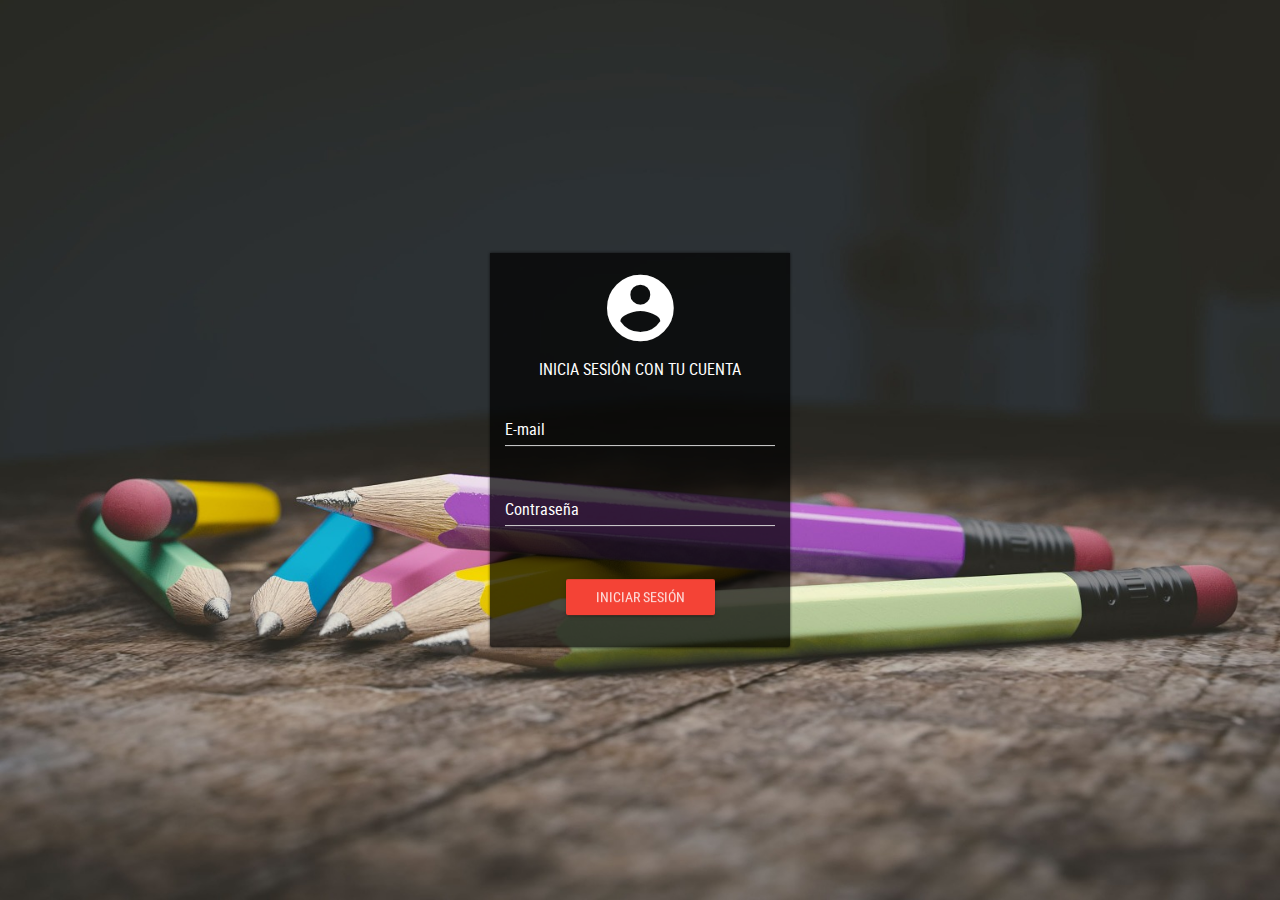
<file: Prueba_Habilitacion/index.html>
<!DOCTYPE html>
<html lang="es">
<head>
	<title>LogIn</title>
	<meta charset="UTF-8">
	<meta name="viewport" content="width=device-width, user-scalable=no, initial-scale=1.0, maximum-scale=1.0, minimum-scale=1.0">
	<link rel="stylesheet" href="./css/main.css">
</head>
<body class="cover" style="background-image: url(./assets/img/loginFont.jpg);">
	<form action="home.html" method="" autocomplete="off" class="full-box logInForm">
		<p class="text-center text-muted"><i class="zmdi zmdi-account-circle zmdi-hc-5x"></i></p>
		<p class="text-center text-muted text-uppercase">Inicia sesión con tu cuenta</p>
		<div class="form-group label-floating">
		  <label class="control-label" for="UserEmail">E-mail</label>
		  <input class="form-control" id="UserEmail" type="email">
		  <p class="help-block">Escribe tú E-mail</p>
		</div>
		<div class="form-group label-floating">
		  <label class="control-label" for="UserPass">Contraseña</label>
		  <input class="form-control" id="UserPass" type="text">
		  <p class="help-block">Escribe tú contraseña</p>
		</div>
		<div class="form-group text-center">
			<input type="submit" value="Iniciar sesión" class="btn btn-raised btn-danger">
		</div>
	</form>
	<!--====== Scripts -->
	<script src="./js/jquery-3.1.1.min.js"></script>
	<script src="./js/bootstrap.min.js"></script>
	<script src="./js/material.min.js"></script>
	<script src="./js/ripples.min.js"></script>
	<script src="./js/sweetalert2.min.js"></script>
	<script src="./js/jquery.mCustomScrollbar.concat.min.js"></script>
	<script src="./js/main.js"></script>
	<script>
		$.material.init();
	</script>
</body>
</html>
</file>
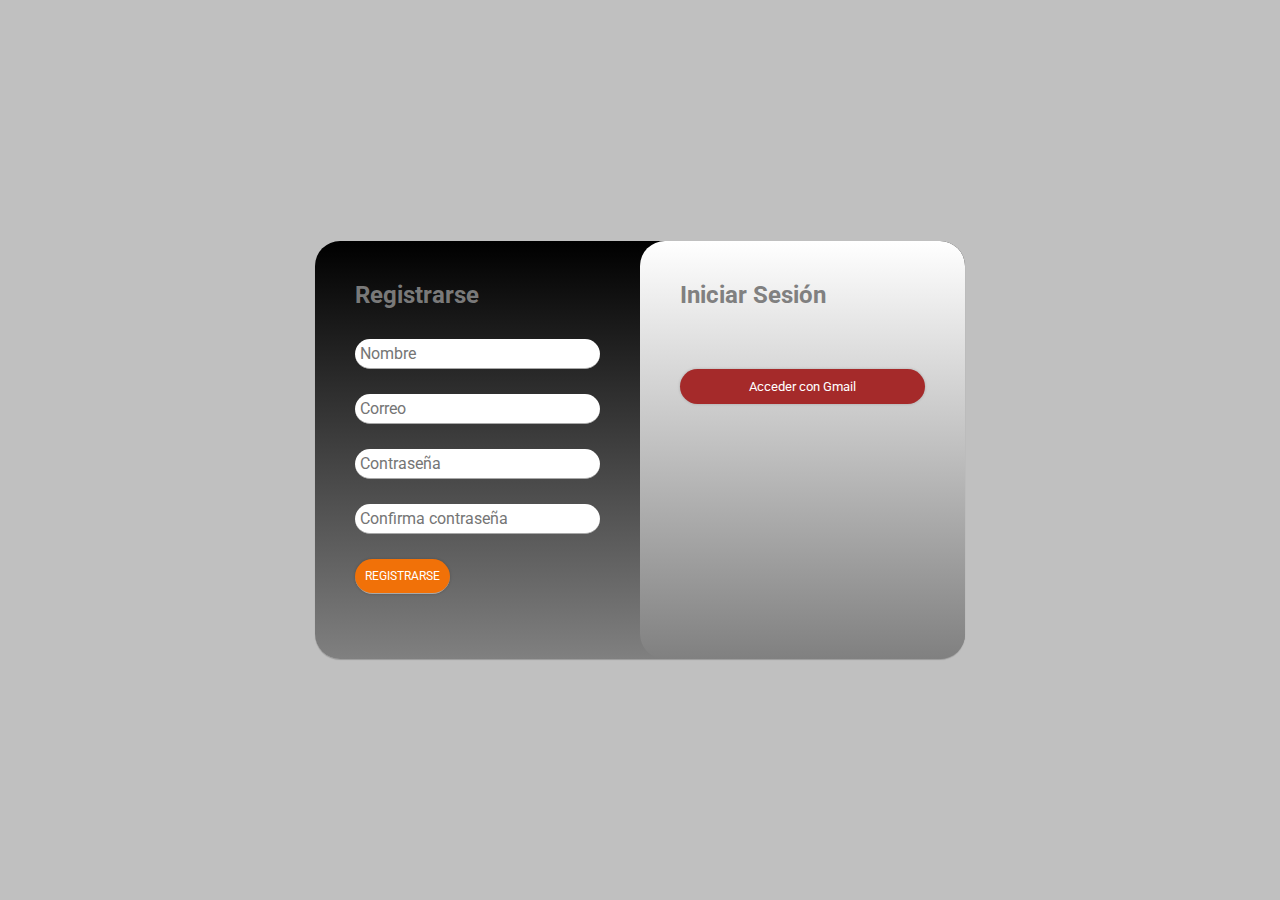
<file: Habilitacion_MisionTIC/LOGIN.html>
<!DOCTYPE html>
<html lang="en">
<head>
  <meta charset="UTF-8">
  <meta name="viewport" content="width=device-width, initial-scale=1.0">
  <meta http-equiv="X-UA-Compatible" content="ie=edge">
  <link href="https://fonts.googleapis.com/css?family=Roboto" rel="stylesheet">
  <link rel="stylesheet" href="https://use.fontawesome.com/releases/v5.7.2/css/all.css" integrity="sha384-fnmOCqbTlWIlj8LyTjo7mOUStjsKC4pOpQbqyi7RrhN7udi9RwhKkMHpvLbHG9Sr" crossorigin="anonymous">
  <meta name="google-signin-client_id" content="YOUR_CLIENT_ID.apps.googleusercontent.com">
  <link rel="stylesheet" href="LOGIN.css">
 
  <title>Web de Venta</title>
</head>
<body>
   <div class="container">
     <div class="login-container">
       <div class="register">
         <h2>Registrarse</h2>
         <form action="">
           <input type="text" placeholder="Nombre" class="nombre">
           <input type="text" placeholder="Correo" class="correo">
           <input type="password" placeholder="Contraseña" class="pass">
           <input type="password" placeholder="Confirma contraseña" class="repass">
           <input type="submit" class="submit" value="REGISTRARSE">
         </form>
       </div>
       <div class="login">
         <h2>Iniciar Sesión</h2>
         <div class="login-items">
           <button class="correo"><i class="fas fa-envelope"></i>Acceder con Gmail</button>
           <script src="https://apis.google.com/js/platform.js" async defer></script>
    <script src="https://cdn.jsdelivr.net/npm/bootstrap@5.0.0/dist/js/bootstrap.bundle.min.js"
        integrity="sha384-p34f1UUtsS3wqzfto5wAAmdvj+osOnFyQFpp4Ua3gs/ZVWx6oOypYoCJhGGScy+8"
        crossorigin="anonymous"></script>
         </div>
       </div>
     </div>
   </div>
   
</body>
</html>
</file>
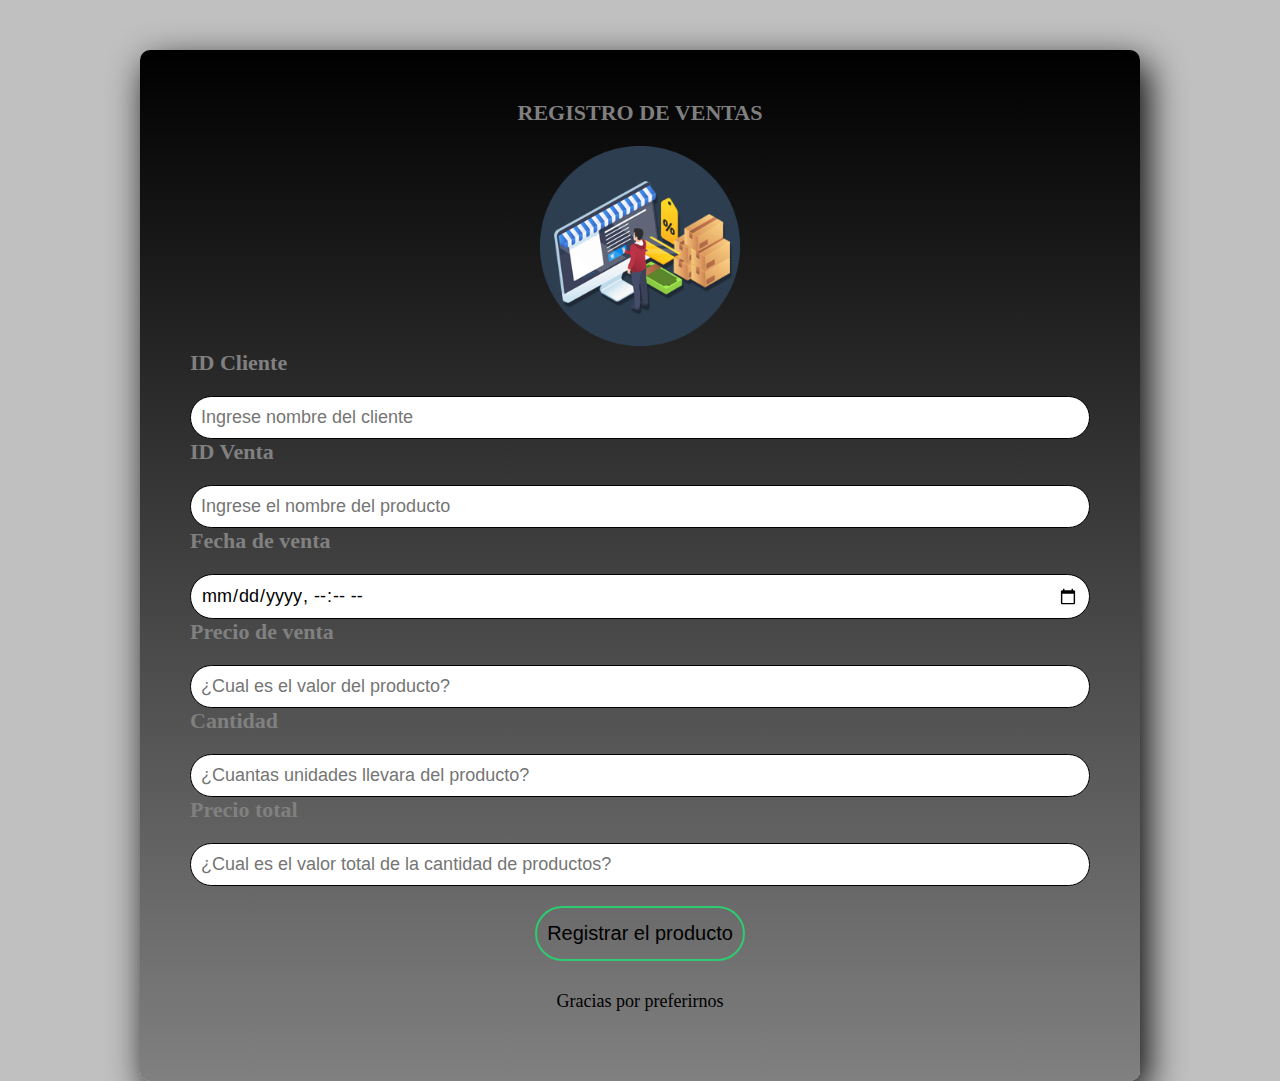
<file: Habilitacion_MisionTIC/Registro de Ventas.html>
<!DOCTYPE html>
<html lang = "en">
<head>
<meta charset="UTF-8">
<meta name="viewport" content="width=device-width, initial-scale=1.0">
<meta http-equiv="X-UA-Compatible" content="ie=edge">
<link rel="stylesheet" href="Estilo_Registro_de_Ventas.css">
<title>Registro de ventas</title>
</head>
<body>
<section class="form-register">
<center>
    <h4>REGISTRO DE VENTAS</h4> 
    <img src="Tienda2.png" width="200" height="200"> 
</center>
    <h4>ID Cliente</h4><input class="controls" type="text" name="nombres" id="nombres" placeholder="Ingrese nombre del cliente">

    <h4>ID Venta</h4><input class="controls" type="text" name="nombres" id="nombres" placeholder="Ingrese el nombre del producto">
    <h4>Fecha de venta</h4> <input class="controls" type="datetime-local" name="fecha" id="fecha" placeholder="Fecha de la venta">
    <h4>Precio de venta</h4><input class="controls" type="number" name="precio" id="precio" placeholder="¿Cual es el valor del producto?">
    <h4>Cantidad</h4><input class="controls" type="number" name="cantidad" id="cantidad" placeholder="¿Cuantas unidades llevara del producto?">
    <h4>Precio total</h4><input class="controls" type="number" name="precio" id="precio" placeholder="¿Cual es el valor total de la cantidad de productos?">
    
    <input class="botons" type="submit" value="Registrar el producto">
<p><a href="#">Gracias por preferirnos</a></p> 
</section>
</body>
</html>
</file>
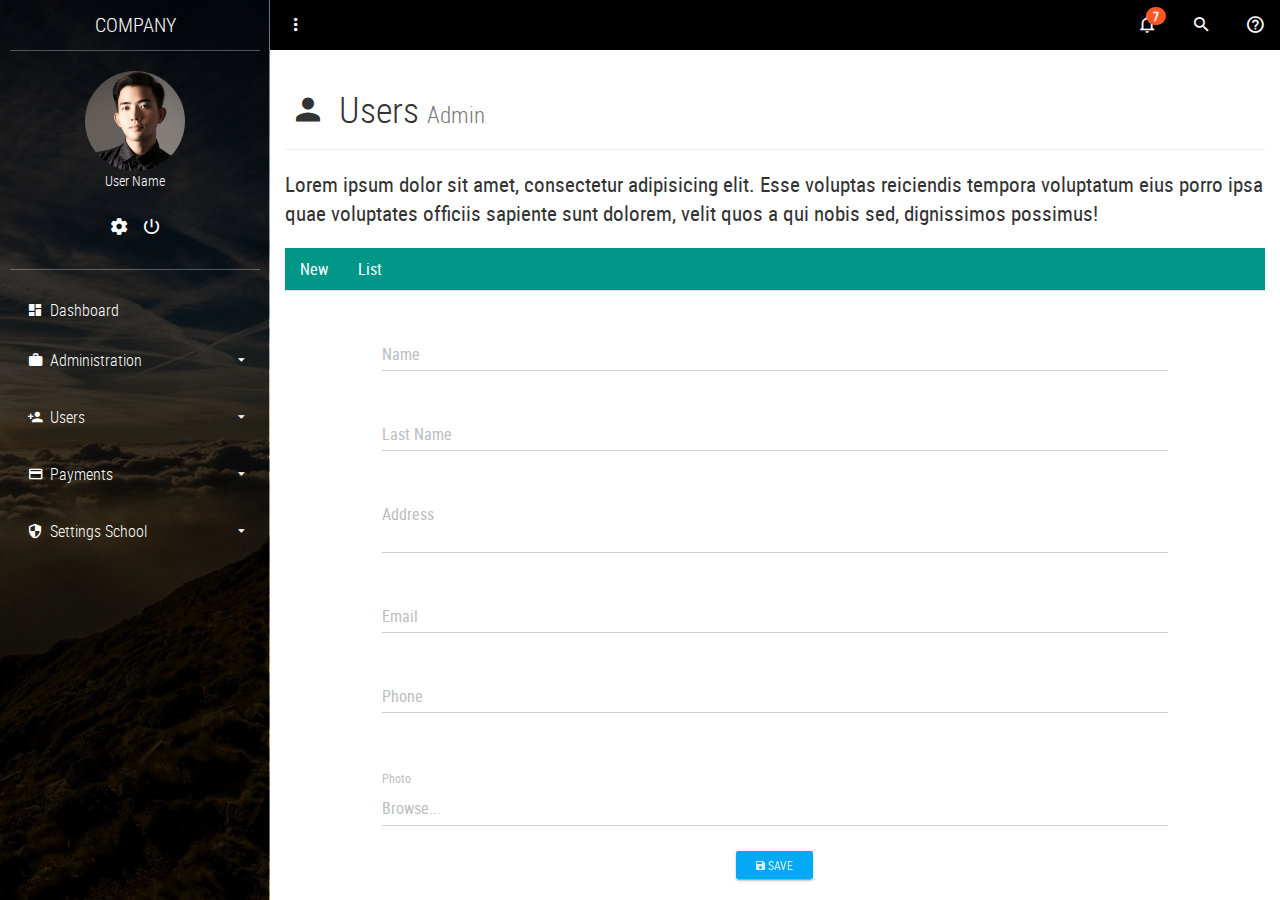
<file: Prueba_Habilitacion/admin.html>
<!DOCTYPE html>
<html lang="es">
<head>
	<title>Admin</title>
	<meta charset="UTF-8">
	<meta name="viewport" content="width=device-width, user-scalable=no, initial-scale=1.0, maximum-scale=1.0, minimum-scale=1.0">
	<link rel="stylesheet" href="./css/main.css">
</head>
<body>
	<!-- SideBar -->
	<section class="full-box cover dashboard-sideBar">
		<div class="full-box dashboard-sideBar-bg btn-menu-dashboard"></div>
		<div class="full-box dashboard-sideBar-ct">
			<!--SideBar Title -->
			<div class="full-box text-uppercase text-center text-titles dashboard-sideBar-title">
				company <i class="zmdi zmdi-close btn-menu-dashboard visible-xs"></i>
			</div>
			<!-- SideBar User info -->
			<div class="full-box dashboard-sideBar-UserInfo">
				<figure class="full-box">
					<img src="./assets/img/avatar.jpg" alt="UserIcon">
					<figcaption class="text-center text-titles">User Name</figcaption>
				</figure>
				<ul class="full-box list-unstyled text-center">
					<li>
						<a href="#!">
							<i class="zmdi zmdi-settings"></i>
						</a>
					</li>
					<li>
						<a href="#!" class="btn-exit-system">
							<i class="zmdi zmdi-power"></i>
						</a>
					</li>
				</ul>
			</div>
			<!-- SideBar Menu -->
			<ul class="list-unstyled full-box dashboard-sideBar-Menu">
				<li>
					<a href="home.html">
						<i class="zmdi zmdi-view-dashboard zmdi-hc-fw"></i> Dashboard
					</a>
				</li>
				<li>
					<a href="#!" class="btn-sideBar-SubMenu">
						<i class="zmdi zmdi-case zmdi-hc-fw"></i> Administration <i class="zmdi zmdi-caret-down pull-right"></i>
					</a>
					<ul class="list-unstyled full-box">
						<li>
							<a href="period.html"><i class="zmdi zmdi-timer zmdi-hc-fw"></i> Period</a>
						</li>
						<li>
							<a href="subject.html"><i class="zmdi zmdi-book zmdi-hc-fw"></i> Subject</a>
						</li>
						<li>
							<a href="section.html"><i class="zmdi zmdi-graduation-cap zmdi-hc-fw"></i> Section</a>
						</li>
						<li>
							<a href="salon.html"><i class="zmdi zmdi-font zmdi-hc-fw"></i> Salon</a>
						</li>
					</ul>
				</li>
				<li>
					<a href="#!" class="btn-sideBar-SubMenu">
						<i class="zmdi zmdi-account-add zmdi-hc-fw"></i> Users <i class="zmdi zmdi-caret-down pull-right"></i>
					</a>
					<ul class="list-unstyled full-box">
						<li>
							<a href="admin.html"><i class="zmdi zmdi-account zmdi-hc-fw"></i> Admin</a>
						</li>
						<li>
							<a href="teacher.html"><i class="zmdi zmdi-male-alt zmdi-hc-fw"></i> Teacher</a>
						</li>
						<li>
							<a href="student.html"><i class="zmdi zmdi-face zmdi-hc-fw"></i> Student</a>
						</li>
						<li>
							<a href="representative.html"><i class="zmdi zmdi-male-female zmdi-hc-fw"></i> Representative</a>
						</li>
					</ul>
				</li>
				<li>
					<a href="#!" class="btn-sideBar-SubMenu">
						<i class="zmdi zmdi-card zmdi-hc-fw"></i> Payments <i class="zmdi zmdi-caret-down pull-right"></i>
					</a>
					<ul class="list-unstyled full-box">
						<li>
							<a href="registration.html"><i class="zmdi zmdi-money-box zmdi-hc-fw"></i> Registration</a>
						</li>
						<li>
							<a href="payments.html"><i class="zmdi zmdi-money zmdi-hc-fw"></i> Payments</a>
						</li>
					</ul>
				</li>
				<li>
					<a href="#!" class="btn-sideBar-SubMenu">
						<i class="zmdi zmdi-shield-security zmdi-hc-fw"></i> Settings School <i class="zmdi zmdi-caret-down pull-right"></i>
					</a>
					<ul class="list-unstyled full-box">
						<li>
							<a href="school.html"><i class="zmdi zmdi-balance zmdi-hc-fw"></i> School Data</a>
						</li>
					</ul>
				</li>
			</ul>
		</div>
	</section>

	<!-- Content page-->
	<section class="full-box dashboard-contentPage">
		<!-- NavBar -->
		<nav class="full-box dashboard-Navbar">
			<ul class="full-box list-unstyled text-right">
				<li class="pull-left">
					<a href="#!" class="btn-menu-dashboard"><i class="zmdi zmdi-more-vert"></i></a>
				</li>
				<li>
					<a href="#!" class="btn-Notifications-area">
						<i class="zmdi zmdi-notifications-none"></i>
						<span class="badge">7</span>
					</a>
				</li>
				<li>
					<a href="#!" class="btn-search">
						<i class="zmdi zmdi-search"></i>
					</a>
				</li>
				<li>
					<a href="#!" class="btn-modal-help">
						<i class="zmdi zmdi-help-outline"></i>
					</a>
				</li>
			</ul>
		</nav>
		<!-- Content page -->
		<div class="container-fluid">
			<div class="page-header">
			  <h1 class="text-titles"><i class="zmdi zmdi-account zmdi-hc-fw"></i> Users <small>Admin</small></h1>
			</div>
			<p class="lead">Lorem ipsum dolor sit amet, consectetur adipisicing elit. Esse voluptas reiciendis tempora voluptatum eius porro ipsa quae voluptates officiis sapiente sunt dolorem, velit quos a qui nobis sed, dignissimos possimus!</p>
		</div>
		<div class="container-fluid">
			<div class="row">
				<div class="col-xs-12">
					<ul class="nav nav-tabs" style="margin-bottom: 15px;">
					  	<li class="active"><a href="#new" data-toggle="tab">New</a></li>
					  	<li><a href="#list" data-toggle="tab">List</a></li>
					</ul>
					<div id="myTabContent" class="tab-content">
						<div class="tab-pane fade active in" id="new">
							<div class="container-fluid">
								<div class="row">
									<div class="col-xs-12 col-md-10 col-md-offset-1">
									    <form action="">
									    	<div class="form-group label-floating">
											  <label class="control-label">Name</label>
											  <input class="form-control" type="text">
											</div>
											<div class="form-group label-floating">
											  <label class="control-label">Last Name</label>
											  <input class="form-control" type="text">
											</div>
											<div class="form-group label-floating">
											  <label class="control-label">Address</label>
											  <textarea class="form-control"></textarea>
											</div>
											<div class="form-group label-floating">
											  <label class="control-label">Email</label>
											  <input class="form-control" type="text">
											</div>
											<div class="form-group label-floating">
											  <label class="control-label">Phone</label>
											  <input class="form-control" type="text">
											</div>
											<div class="form-group">
										      <label class="control-label">Photo</label>
										      <div>
										        <input type="text" readonly="" class="form-control" placeholder="Browse...">
										        <input type="file" >
										      </div>
										    </div>
										    <p class="text-center">
										    	<button href="#!" class="btn btn-info btn-raised btn-sm"><i class="zmdi zmdi-floppy"></i> Save</button>
										    </p>
									    </form>
									</div>
								</div>
							</div>
						</div>
					  	<div class="tab-pane fade" id="list">
							<div class="table-responsive">
								<table class="table table-hover text-center">
									<thead>
										<tr>
											<th class="text-center">#</th>
											<th class="text-center">Name</th>
											<th class="text-center">Last Name</th>
											<th class="text-center">Address</th>
											<th class="text-center">Email</th>
											<th class="text-center">Phone</th>
											<th class="text-center">Update</th>
											<th class="text-center">Delete</th>
										</tr>
									</thead>
									<tbody>
										<tr>
											<td>1</td>
											<td>Carlos</td>
											<td>Alfaro</td>
											<td>El Salvador</td>
											<td>carlos@gmail.com</td>
											<td>+50312345678</td>
											<td><a href="#!" class="btn btn-success btn-raised btn-xs"><i class="zmdi zmdi-refresh"></i></a></td>
											<td><a href="#!" class="btn btn-danger btn-raised btn-xs"><i class="zmdi zmdi-delete"></i></a></td>
										</tr>
										<tr>
											<td>2</td>
											<td>Alicia</td>
											<td>Melendez</td>
											<td>El Salvador</td>
											<td>alicia@gmail.com</td>
											<td>+50312345678</td>
											<td><a href="#!" class="btn btn-success btn-raised btn-xs"><i class="zmdi zmdi-refresh"></i></a></td>
											<td><a href="#!" class="btn btn-danger btn-raised btn-xs"><i class="zmdi zmdi-delete"></i></a></td>
										</tr>
										<tr>
											<td>3</td>
											<td>Sarai</td>
											<td>Lopez</td>
											<td>El Salvador</td>
											<td>sarai@gmail.com</td>
											<td>+50312345678</td>
											<td><a href="#!" class="btn btn-success btn-raised btn-xs"><i class="zmdi zmdi-refresh"></i></a></td>
											<td><a href="#!" class="btn btn-danger btn-raised btn-xs"><i class="zmdi zmdi-delete"></i></a></td>
										</tr>
										<tr>
											<td>4</td>
											<td>Alba</td>
											<td>Bonilla</td>
											<td>El Salvador</td>
											<td>alba@gmail.com</td>
											<td>+50312345678</td>
											<td><a href="#!" class="btn btn-success btn-raised btn-xs"><i class="zmdi zmdi-refresh"></i></a></td>
											<td><a href="#!" class="btn btn-danger btn-raised btn-xs"><i class="zmdi zmdi-delete"></i></a></td>
										</tr>
									</tbody>
								</table>
								<ul class="pagination pagination-sm">
								  	<li class="disabled"><a href="#!">«</a></li>
								  	<li class="active"><a href="#!">1</a></li>
								  	<li><a href="#!">2</a></li>
								  	<li><a href="#!">3</a></li>
								  	<li><a href="#!">4</a></li>
								  	<li><a href="#!">5</a></li>
								  	<li><a href="#!">»</a></li>
								</ul>
							</div>
					  	</div>
					</div>
				</div>
			</div>
		</div>
	</section>

	<!-- Notifications area -->
	<section class="full-box Notifications-area">
		<div class="full-box Notifications-bg btn-Notifications-area"></div>
		<div class="full-box Notifications-body">
			<div class="Notifications-body-title text-titles text-center">
				Notifications <i class="zmdi zmdi-close btn-Notifications-area"></i>
			</div>
			<div class="list-group">
			  	<div class="list-group-item">
				    <div class="row-action-primary">
				      	<i class="zmdi zmdi-alert-triangle"></i>
				    </div>
				    <div class="row-content">
				      	<div class="least-content">17m</div>
				      	<h4 class="list-group-item-heading">Tile with a label</h4>
				      	<p class="list-group-item-text">Donec id elit non mi porta gravida at eget metus.</p>
				    </div>
			  	</div>
			  	<div class="list-group-separator"></div>
			  	<div class="list-group-item">
				    <div class="row-action-primary">
				      	<i class="zmdi zmdi-alert-octagon"></i>
				    </div>
				    <div class="row-content">
				      	<div class="least-content">15m</div>
				      	<h4 class="list-group-item-heading">Tile with a label</h4>
				      	<p class="list-group-item-text">Donec id elit non mi porta gravida at eget metus.</p>
				    </div>
			  	</div>
			  	<div class="list-group-separator"></div>
				<div class="list-group-item">
				    <div class="row-action-primary">
				      	<i class="zmdi zmdi-help"></i>
				    </div>
				    <div class="row-content">
				      	<div class="least-content">10m</div>
				      	<h4 class="list-group-item-heading">Tile with a label</h4>
				      	<p class="list-group-item-text">Maecenas sed diam eget risus varius blandit.</p>
				    </div>
				</div>
			  	<div class="list-group-separator"></div>
			  	<div class="list-group-item">
				    <div class="row-action-primary">
				      	<i class="zmdi zmdi-info"></i>
				    </div>
				    <div class="row-content">
				      	<div class="least-content">8m</div>
				      	<h4 class="list-group-item-heading">Tile with a label</h4>
				      	<p class="list-group-item-text">Maecenas sed diam eget risus varius blandit.</p>
				    </div>
			  	</div>
			</div>

		</div>
	</section>

	<!-- Dialog help -->
	<div class="modal fade" tabindex="-1" role="dialog" id="Dialog-Help">
	  	<div class="modal-dialog" role="document">
		    <div class="modal-content">
			    <div class="modal-header">
			        <button type="button" class="close" data-dismiss="modal" aria-label="Close"><span aria-hidden="true">&times;</span></button>
			    	<h4 class="modal-title">Help</h4>
			    </div>
			    <div class="modal-body">
			        <p>
			        	Lorem ipsum dolor sit amet, consectetur adipisicing elit. Nesciunt beatae esse velit ipsa sunt incidunt aut voluptas, nihil reiciendis maiores eaque hic vitae saepe voluptatibus. Ratione veritatis a unde autem!
			        </p>
			    </div>
		      	<div class="modal-footer">
		        	<button type="button" class="btn btn-primary btn-raised" data-dismiss="modal"><i class="zmdi zmdi-thumb-up"></i> Ok</button>
		      	</div>
		    </div>
	  	</div>
	</div>
	<!--====== Scripts -->
	<script src="./js/jquery-3.1.1.min.js"></script>
	<script src="./js/sweetalert2.min.js"></script>
	<script src="./js/bootstrap.min.js"></script>
	<script src="./js/material.min.js"></script>
	<script src="./js/ripples.min.js"></script>
	<script src="./js/jquery.mCustomScrollbar.concat.min.js"></script>
	<script src="./js/main.js"></script>
	<script>
		$.material.init();
	</script>
</body>
</html>
</file>
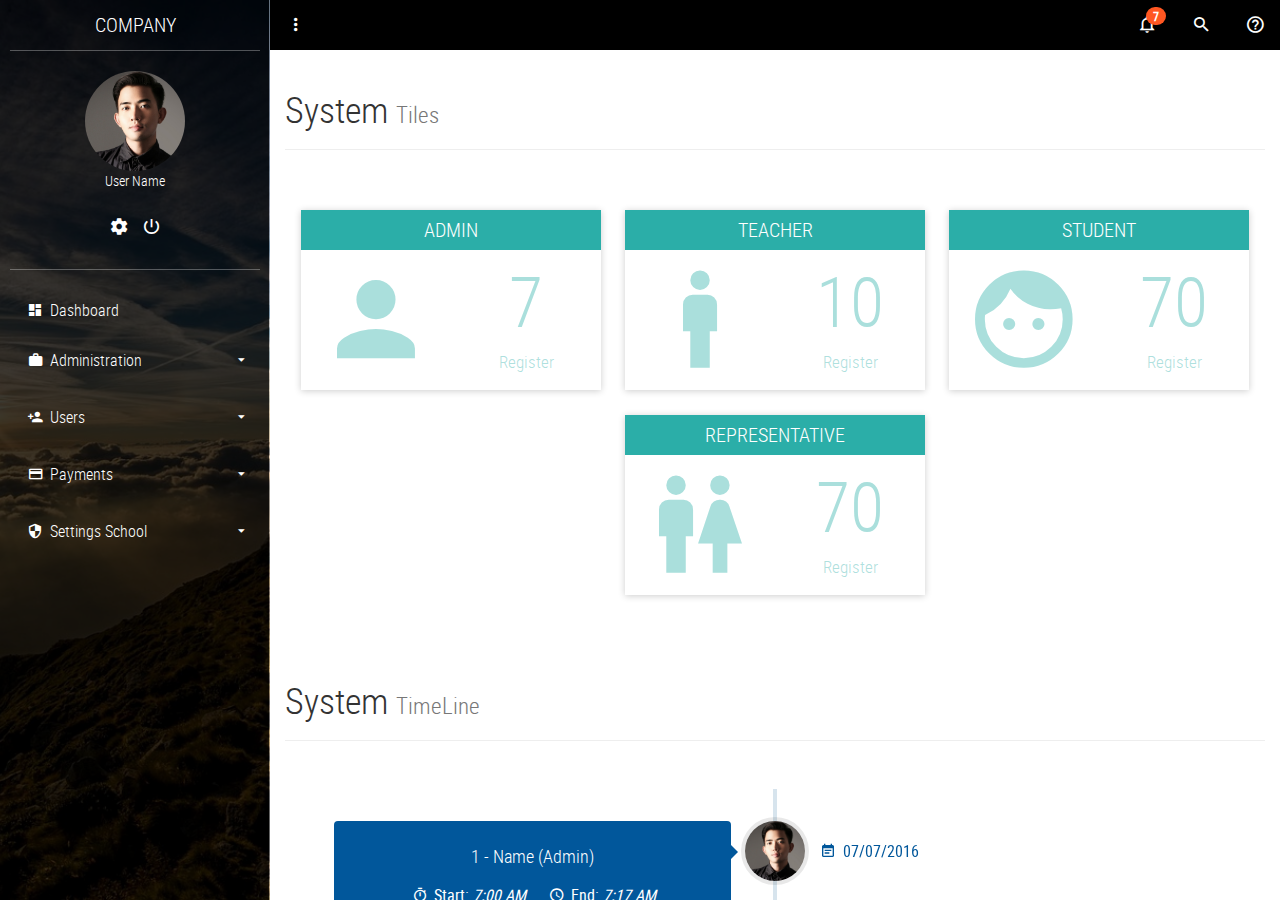
<file: Prueba_Habilitacion/home.html>
<!DOCTYPE html>
<html lang="es">
<head>
	<title>Inicio</title>
	<meta charset="UTF-8">
	<meta name="viewport" content="width=device-width, user-scalable=no, initial-scale=1.0, maximum-scale=1.0, minimum-scale=1.0">
	<link rel="stylesheet" href="./css/main.css">
</head>
<body>
	<!-- SideBar -->
	<section class="full-box cover dashboard-sideBar">
		<div class="full-box dashboard-sideBar-bg btn-menu-dashboard"></div>
		<div class="full-box dashboard-sideBar-ct">
			<!--SideBar Title -->
			<div class="full-box text-uppercase text-center text-titles dashboard-sideBar-title">
				company <i class="zmdi zmdi-close btn-menu-dashboard visible-xs"></i>
			</div>
			<!-- SideBar User info -->
			<div class="full-box dashboard-sideBar-UserInfo">
				<figure class="full-box">
					<img src="./assets/img/avatar.jpg" alt="UserIcon">
					<figcaption class="text-center text-titles">User Name</figcaption>
				</figure>
				<ul class="full-box list-unstyled text-center">
					<li>
						<a href="#!">
							<i class="zmdi zmdi-settings"></i>
						</a>
					</li>
					<li>
						<a href="#!" class="btn-exit-system">
							<i class="zmdi zmdi-power"></i>
						</a>
					</li>
				</ul>
			</div>
			<!-- SideBar Menu -->
			<ul class="list-unstyled full-box dashboard-sideBar-Menu">
				<li>
					<a href="home.html">
						<i class="zmdi zmdi-view-dashboard zmdi-hc-fw"></i> Dashboard
					</a>
				</li>
				<li>
					<a href="#!" class="btn-sideBar-SubMenu">
						<i class="zmdi zmdi-case zmdi-hc-fw"></i> Administration <i class="zmdi zmdi-caret-down pull-right"></i>
					</a>
					<ul class="list-unstyled full-box">
						<li>
							<a href="period.html"><i class="zmdi zmdi-timer zmdi-hc-fw"></i> Period</a>
						</li>
						<li>
							<a href="subject.html"><i class="zmdi zmdi-book zmdi-hc-fw"></i> Subject</a>
						</li>
						<li>
							<a href="section.html"><i class="zmdi zmdi-graduation-cap zmdi-hc-fw"></i> Section</a>
						</li>
						<li>
							<a href="salon.html"><i class="zmdi zmdi-font zmdi-hc-fw"></i> Salon</a>
						</li>
					</ul>
				</li>
				<li>
					<a href="#!" class="btn-sideBar-SubMenu">
						<i class="zmdi zmdi-account-add zmdi-hc-fw"></i> Users <i class="zmdi zmdi-caret-down pull-right"></i>
					</a>
					<ul class="list-unstyled full-box">
						<li>
							<a href="admin.html"><i class="zmdi zmdi-account zmdi-hc-fw"></i> Admin</a>
						</li>
						<li>
							<a href="teacher.html"><i class="zmdi zmdi-male-alt zmdi-hc-fw"></i> Teacher</a>
						</li>
						<li>
							<a href="student.html"><i class="zmdi zmdi-face zmdi-hc-fw"></i> Student</a>
						</li>
						<li>
							<a href="representative.html"><i class="zmdi zmdi-male-female zmdi-hc-fw"></i> Representative</a>
						</li>
					</ul>
				</li>
				<li>
					<a href="#!" class="btn-sideBar-SubMenu">
						<i class="zmdi zmdi-card zmdi-hc-fw"></i> Payments <i class="zmdi zmdi-caret-down pull-right"></i>
					</a>
					<ul class="list-unstyled full-box">
						<li>
							<a href="registration.html"><i class="zmdi zmdi-money-box zmdi-hc-fw"></i> Registration</a>
						</li>
						<li>
							<a href="payments.html"><i class="zmdi zmdi-money zmdi-hc-fw"></i> Payments</a>
						</li>
					</ul>
				</li>
				<li>
					<a href="#!" class="btn-sideBar-SubMenu">
						<i class="zmdi zmdi-shield-security zmdi-hc-fw"></i> Settings School <i class="zmdi zmdi-caret-down pull-right"></i>
					</a>
					<ul class="list-unstyled full-box">
						<li>
							<a href="school.html"><i class="zmdi zmdi-balance zmdi-hc-fw"></i> School Data</a>
						</li>
					</ul>
				</li>
			</ul>
		</div>
	</section>

	<!-- Content page-->
	<section class="full-box dashboard-contentPage">
		<!-- NavBar -->
		<nav class="full-box dashboard-Navbar">
			<ul class="full-box list-unstyled text-right">
				<li class="pull-left">
					<a href="#!" class="btn-menu-dashboard"><i class="zmdi zmdi-more-vert"></i></a>
				</li>
				<li>
					<a href="#!" class="btn-Notifications-area">
						<i class="zmdi zmdi-notifications-none"></i>
						<span class="badge">7</span>
					</a>
				</li>
				<li>
					<a href="#!" class="btn-search">
						<i class="zmdi zmdi-search"></i>
					</a>
				</li>
				<li>
					<a href="#!" class="btn-modal-help">
						<i class="zmdi zmdi-help-outline"></i>
					</a>
				</li>
			</ul>
		</nav>
		<!-- Content page -->
		<div class="container-fluid">
			<div class="page-header">
			  <h1 class="text-titles">System <small>Tiles</small></h1>
			</div>
		</div>
		<div class="full-box text-center" style="padding: 30px 10px;">
			<article class="full-box tile">
				<div class="full-box tile-title text-center text-titles text-uppercase">
					Admin
				</div>
				<div class="full-box tile-icon text-center">
					<i class="zmdi zmdi-account"></i>
				</div>
				<div class="full-box tile-number text-titles">
					<p class="full-box">7</p>
					<small>Register</small>
				</div>
			</article>
			<article class="full-box tile">
				<div class="full-box tile-title text-center text-titles text-uppercase">
					Teacher
				</div>
				<div class="full-box tile-icon text-center">
					<i class="zmdi zmdi-male-alt"></i>
				</div>
				<div class="full-box tile-number text-titles">
					<p class="full-box">10</p>
					<small>Register</small>
				</div>
			</article>
			<article class="full-box tile">
				<div class="full-box tile-title text-center text-titles text-uppercase">
					Student
				</div>
				<div class="full-box tile-icon text-center">
					<i class="zmdi zmdi-face"></i>
				</div>
				<div class="full-box tile-number text-titles">
					<p class="full-box">70</p>
					<small>Register</small>
				</div>
			</article>
			<article class="full-box tile">
				<div class="full-box tile-title text-center text-titles text-uppercase">
					Representative
				</div>
				<div class="full-box tile-icon text-center">
					<i class="zmdi zmdi-male-female"></i>
				</div>
				<div class="full-box tile-number text-titles">
					<p class="full-box">70</p>
					<small>Register</small>
				</div>
			</article>
		</div>
		<div class="container-fluid">
			<div class="page-header">
			  <h1 class="text-titles">System <small>TimeLine</small></h1>
			</div>
			<section id="cd-timeline" class="cd-container">
                <div class="cd-timeline-block">
                    <div class="cd-timeline-img">
                        <img src="./assets/img/avatar.jpg" alt="user-picture">
                    </div>
                    <div class="cd-timeline-content">
                        <h4 class="text-center text-titles">1 - Name (Admin)</h4>
                        <p class="text-center">
                            <i class="zmdi zmdi-timer zmdi-hc-fw"></i> Start: <em>7:00 AM</em> &nbsp;&nbsp;&nbsp; 
                            <i class="zmdi zmdi-time zmdi-hc-fw"></i> End: <em>7:17 AM</em>
                        </p>
                        <span class="cd-date"><i class="zmdi zmdi-calendar-note zmdi-hc-fw"></i> 07/07/2016</span>
                    </div>
                </div>  
                <div class="cd-timeline-block">
                    <div class="cd-timeline-img">
                        <img src="./assets/img/avatar.jpg" alt="user-picture">
                    </div>
                    <div class="cd-timeline-content">
                        <h4 class="text-center text-titles">2 - Name (Teacher)</h4>
                        <p class="text-center">
                            <i class="zmdi zmdi-timer zmdi-hc-fw"></i> Start: <em>7:00 AM</em> &nbsp;&nbsp;&nbsp; 
                            <i class="zmdi zmdi-time zmdi-hc-fw"></i> End: <em>7:17 AM</em>
                        </p>
                        <span class="cd-date"><i class="zmdi zmdi-calendar-note zmdi-hc-fw"></i> 07/07/2016</span>
                    </div>
                </div>
                <div class="cd-timeline-block">
                    <div class="cd-timeline-img">
                        <img src="./assets/img/avatar.jpg" alt="user-picture">
                    </div>
                    <div class="cd-timeline-content">
                        <h4 class="text-center text-titles">3 - Name (Student)</h4>
                        <p class="text-center">
                            <i class="zmdi zmdi-timer zmdi-hc-fw"></i> Start: <em>7:00 AM</em> &nbsp;&nbsp;&nbsp; 
                            <i class="zmdi zmdi-time zmdi-hc-fw"></i> End: <em>7:17 AM</em>
                        </p>
                        <span class="cd-date"><i class="zmdi zmdi-calendar-note zmdi-hc-fw"></i> 07/07/2016</span>
                    </div>
                </div>
                <div class="cd-timeline-block">
                    <div class="cd-timeline-img">
                        <img src="./assets/img/avatar.jpg" alt="user-picture">
                    </div>
                    <div class="cd-timeline-content">
                        <h4 class="text-center text-titles">4 - Name (Personal Ad.)</h4>
                        <p class="text-center">
                            <i class="zmdi zmdi-timer zmdi-hc-fw"></i> Start: <em>7:00 AM</em> &nbsp;&nbsp;&nbsp; 
                            <i class="zmdi zmdi-time zmdi-hc-fw"></i> End: <em>7:17 AM</em>
                        </p>
                        <span class="cd-date"><i class="zmdi zmdi-calendar-note zmdi-hc-fw"></i> 07/07/2016</span>
                    </div>
                </div>   
            </section>


		</div>
	</section>

	<!-- Notifications area -->
	<section class="full-box Notifications-area">
		<div class="full-box Notifications-bg btn-Notifications-area"></div>
		<div class="full-box Notifications-body">
			<div class="Notifications-body-title text-titles text-center">
				Notifications <i class="zmdi zmdi-close btn-Notifications-area"></i>
			</div>
			<div class="list-group">
			  	<div class="list-group-item">
				    <div class="row-action-primary">
				      	<i class="zmdi zmdi-alert-triangle"></i>
				    </div>
				    <div class="row-content">
				      	<div class="least-content">17m</div>
				      	<h4 class="list-group-item-heading">Tile with a label</h4>
				      	<p class="list-group-item-text">Donec id elit non mi porta gravida at eget metus.</p>
				    </div>
			  	</div>
			  	<div class="list-group-separator"></div>
			  	<div class="list-group-item">
				    <div class="row-action-primary">
				      	<i class="zmdi zmdi-alert-octagon"></i>
				    </div>
				    <div class="row-content">
				      	<div class="least-content">15m</div>
				      	<h4 class="list-group-item-heading">Tile with a label</h4>
				      	<p class="list-group-item-text">Donec id elit non mi porta gravida at eget metus.</p>
				    </div>
			  	</div>
			  	<div class="list-group-separator"></div>
				<div class="list-group-item">
				    <div class="row-action-primary">
				      	<i class="zmdi zmdi-help"></i>
				    </div>
				    <div class="row-content">
				      	<div class="least-content">10m</div>
				      	<h4 class="list-group-item-heading">Tile with a label</h4>
				      	<p class="list-group-item-text">Maecenas sed diam eget risus varius blandit.</p>
				    </div>
				</div>
			  	<div class="list-group-separator"></div>
			  	<div class="list-group-item">
				    <div class="row-action-primary">
				      	<i class="zmdi zmdi-info"></i>
				    </div>
				    <div class="row-content">
				      	<div class="least-content">8m</div>
				      	<h4 class="list-group-item-heading">Tile with a label</h4>
				      	<p class="list-group-item-text">Maecenas sed diam eget risus varius blandit.</p>
				    </div>
			  	</div>
			</div>

		</div>
	</section>

	<!-- Dialog help -->
	<div class="modal fade" tabindex="-1" role="dialog" id="Dialog-Help">
	  	<div class="modal-dialog" role="document">
		    <div class="modal-content">
			    <div class="modal-header">
			        <button type="button" class="close" data-dismiss="modal" aria-label="Close"><span aria-hidden="true">&times;</span></button>
			    	<h4 class="modal-title">Help</h4>
			    </div>
			    <div class="modal-body">
			        <p>
			        	Lorem ipsum dolor sit amet, consectetur adipisicing elit. Nesciunt beatae esse velit ipsa sunt incidunt aut voluptas, nihil reiciendis maiores eaque hic vitae saepe voluptatibus. Ratione veritatis a unde autem!
			        </p>
			    </div>
		      	<div class="modal-footer">
		        	<button type="button" class="btn btn-primary btn-raised" data-dismiss="modal"><i class="zmdi zmdi-thumb-up"></i> Ok</button>
		      	</div>
		    </div>
	  	</div>
	</div>
	<!--====== Scripts -->
	<script src="./js/jquery-3.1.1.min.js"></script>
	<script src="./js/sweetalert2.min.js"></script>
	<script src="./js/bootstrap.min.js"></script>
	<script src="./js/material.min.js"></script>
	<script src="./js/ripples.min.js"></script>
	<script src="./js/jquery.mCustomScrollbar.concat.min.js"></script>
	<script src="./js/main.js"></script>
	<script>
		$.material.init();
	</script>
</body>
</html>
</file>
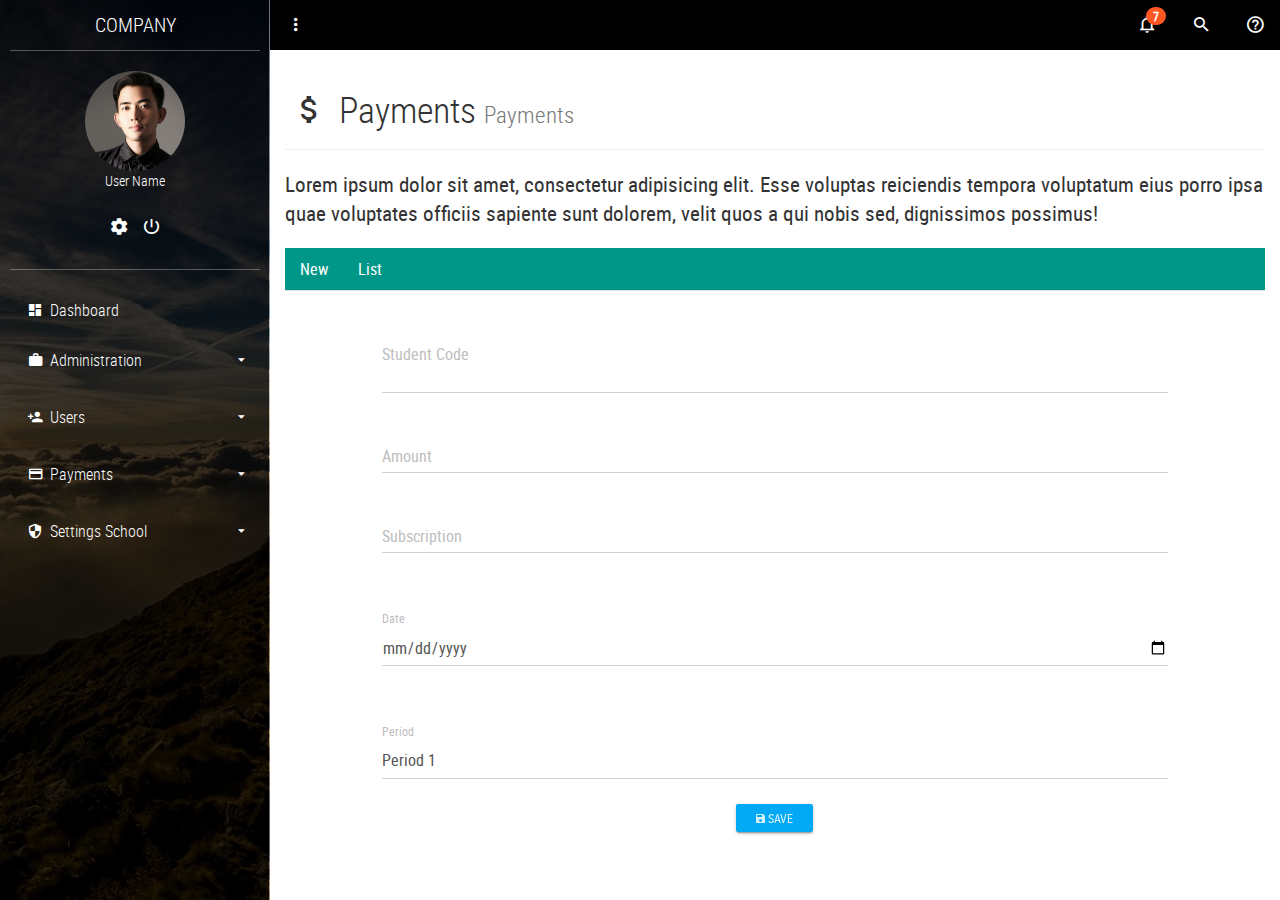
<file: Prueba_Habilitacion/payments.html>
<!DOCTYPE html>
<html lang="es">
<head>
	<title>Payments</title>
	<meta charset="UTF-8">
	<meta name="viewport" content="width=device-width, user-scalable=no, initial-scale=1.0, maximum-scale=1.0, minimum-scale=1.0">
	<link rel="stylesheet" href="./css/main.css">
</head>
<body>
	<!-- SideBar -->
	<section class="full-box cover dashboard-sideBar">
		<div class="full-box dashboard-sideBar-bg btn-menu-dashboard"></div>
		<div class="full-box dashboard-sideBar-ct">
			<!--SideBar Title -->
			<div class="full-box text-uppercase text-center text-titles dashboard-sideBar-title">
				company <i class="zmdi zmdi-close btn-menu-dashboard visible-xs"></i>
			</div>
			<!-- SideBar User info -->
			<div class="full-box dashboard-sideBar-UserInfo">
				<figure class="full-box">
					<img src="./assets/img/avatar.jpg" alt="UserIcon">
					<figcaption class="text-center text-titles">User Name</figcaption>
				</figure>
				<ul class="full-box list-unstyled text-center">
					<li>
						<a href="#!">
							<i class="zmdi zmdi-settings"></i>
						</a>
					</li>
					<li>
						<a href="#!" class="btn-exit-system">
							<i class="zmdi zmdi-power"></i>
						</a>
					</li>
				</ul>
			</div>
			<!-- SideBar Menu -->
			<ul class="list-unstyled full-box dashboard-sideBar-Menu">
				<li>
					<a href="home.html">
						<i class="zmdi zmdi-view-dashboard zmdi-hc-fw"></i> Dashboard
					</a>
				</li>
				<li>
					<a href="#!" class="btn-sideBar-SubMenu">
						<i class="zmdi zmdi-case zmdi-hc-fw"></i> Administration <i class="zmdi zmdi-caret-down pull-right"></i>
					</a>
					<ul class="list-unstyled full-box">
						<li>
							<a href="period.html"><i class="zmdi zmdi-timer zmdi-hc-fw"></i> Period</a>
						</li>
						<li>
							<a href="subject.html"><i class="zmdi zmdi-book zmdi-hc-fw"></i> Subject</a>
						</li>
						<li>
							<a href="section.html"><i class="zmdi zmdi-graduation-cap zmdi-hc-fw"></i> Section</a>
						</li>
						<li>
							<a href="salon.html"><i class="zmdi zmdi-font zmdi-hc-fw"></i> Salon</a>
						</li>
					</ul>
				</li>
				<li>
					<a href="#!" class="btn-sideBar-SubMenu">
						<i class="zmdi zmdi-account-add zmdi-hc-fw"></i> Users <i class="zmdi zmdi-caret-down pull-right"></i>
					</a>
					<ul class="list-unstyled full-box">
						<li>
							<a href="admin.html"><i class="zmdi zmdi-account zmdi-hc-fw"></i> Admin</a>
						</li>
						<li>
							<a href="teacher.html"><i class="zmdi zmdi-male-alt zmdi-hc-fw"></i> Teacher</a>
						</li>
						<li>
							<a href="student.html"><i class="zmdi zmdi-face zmdi-hc-fw"></i> Student</a>
						</li>
						<li>
							<a href="representative.html"><i class="zmdi zmdi-male-female zmdi-hc-fw"></i> Representative</a>
						</li>
					</ul>
				</li>
				<li>
					<a href="#!" class="btn-sideBar-SubMenu">
						<i class="zmdi zmdi-card zmdi-hc-fw"></i> Payments <i class="zmdi zmdi-caret-down pull-right"></i>
					</a>
					<ul class="list-unstyled full-box">
						<li>
							<a href="registration.html"><i class="zmdi zmdi-money-box zmdi-hc-fw"></i> Registration</a>
						</li>
						<li>
							<a href="payments.html"><i class="zmdi zmdi-money zmdi-hc-fw"></i> Payments</a>
						</li>
					</ul>
				</li>
				<li>
					<a href="#!" class="btn-sideBar-SubMenu">
						<i class="zmdi zmdi-shield-security zmdi-hc-fw"></i> Settings School <i class="zmdi zmdi-caret-down pull-right"></i>
					</a>
					<ul class="list-unstyled full-box">
						<li>
							<a href="school.html"><i class="zmdi zmdi-balance zmdi-hc-fw"></i> School Data</a>
						</li>
					</ul>
				</li>
			</ul>
		</div>
	</section>

	<!-- Content page-->
	<section class="full-box dashboard-contentPage">
		<!-- NavBar -->
		<nav class="full-box dashboard-Navbar">
			<ul class="full-box list-unstyled text-right">
				<li class="pull-left">
					<a href="#!" class="btn-menu-dashboard"><i class="zmdi zmdi-more-vert"></i></a>
				</li>
				<li>
					<a href="#!" class="btn-Notifications-area">
						<i class="zmdi zmdi-notifications-none"></i>
						<span class="badge">7</span>
					</a>
				</li>
				<li>
					<a href="#!" class="btn-search">
						<i class="zmdi zmdi-search"></i>
					</a>
				</li>
				<li>
					<a href="#!" class="btn-modal-help">
						<i class="zmdi zmdi-help-outline"></i>
					</a>
				</li>
			</ul>
		</nav>
		<!-- Content page -->
		<div class="container-fluid">
			<div class="page-header">
			  <h1 class="text-titles"><i class="zmdi zmdi-money zmdi-hc-fw"></i> Payments <small>Payments</small></h1>
			</div>
			<p class="lead">Lorem ipsum dolor sit amet, consectetur adipisicing elit. Esse voluptas reiciendis tempora voluptatum eius porro ipsa quae voluptates officiis sapiente sunt dolorem, velit quos a qui nobis sed, dignissimos possimus!</p>
		</div>
		<div class="container-fluid">
			<div class="row">
				<div class="col-xs-12">
					<ul class="nav nav-tabs" style="margin-bottom: 15px;">
					  	<li class="active"><a href="#new" data-toggle="tab">New</a></li>
					  	<li><a href="#list" data-toggle="tab">List</a></li>
					</ul>
					<div id="myTabContent" class="tab-content">
						<div class="tab-pane fade active in" id="new">
							<div class="container-fluid">
								<div class="row">
									<div class="col-xs-12 col-md-10 col-md-offset-1">
									    <form action="">
											<div class="form-group label-floating">
											  <label class="control-label">Student Code</label>
											  <textarea class="form-control"></textarea>
											</div>
											<div class="form-group label-floating">
											  <label class="control-label">Amount</label>
											  <input class="form-control" type="text">
											</div>
											<div class="form-group label-floating">
											  <label class="control-label">Subscription</label>
											  <input class="form-control" type="text">
											</div>
											<div class="form-group">
											  <label class="control-label">Date</label>
											  <input class="form-control" type="date">
											</div>
											<div class="form-group">
										        <label class="control-label">Period</label>
										        <select class="form-control">
										          <option>Period 1</option>
										          <option>Period 2</option>
										          <option>Period 3</option>
										          <option>Period 4</option>
										          <option>Period 5</option>
										        </select>
										    </div>
										    <p class="text-center">
										    	<button href="#!" class="btn btn-info btn-raised btn-sm"><i class="zmdi zmdi-floppy"></i> Save</button>
										    </p>
									    </form>
									</div>
								</div>
							</div>
						</div>
					  	<div class="tab-pane fade" id="list">
							<div class="table-responsive">
								<table class="table table-hover text-center">
									<thead>
										<tr>
											<th class="text-center">#</th>
											<th class="text-center">Student</th>
											<th class="text-center">Amount</th>
											<th class="text-center">Subscription</th>
											<th class="text-center">Pending</th>
											<th class="text-center">Date</th>
											<th class="text-center">Period</th>
											<th class="text-center">Update</th>
											<th class="text-center">Delete</th>
										</tr>
									</thead>
									<tbody>
										<tr>
											<td>1</td>
											<td>Carlos Alfaro</td>
											<td>$40</td>
											<td>$40</td>
											<td>$0</td>
											<td>01/01/2017</td>
											<td>Period 1</td>
											<td><a href="#!" class="btn btn-success btn-raised btn-xs"><i class="zmdi zmdi-refresh"></i></a></td>
											<td><a href="#!" class="btn btn-danger btn-raised btn-xs"><i class="zmdi zmdi-delete"></i></a></td>
										</tr>
										<tr>
											<td>2</td>
											<td>Claudia Rodriguez</td>
											<td>$40</td>
											<td>$40</td>
											<td>$0</td>
											<td>01/01/2017</td>
											<td>Period 1</td>
											<td><a href="#!" class="btn btn-success btn-raised btn-xs"><i class="zmdi zmdi-refresh"></i></a></td>
											<td><a href="#!" class="btn btn-danger btn-raised btn-xs"><i class="zmdi zmdi-delete"></i></a></td>
										</tr>
										<tr>
											<td>1</td>
											<td>Alicia Melendez</td>
											<td>$40</td>
											<td>$40</td>
											<td>$0</td>
											<td>01/01/2017</td>
											<td>Period 1</td>
											<td><a href="#!" class="btn btn-success btn-raised btn-xs"><i class="zmdi zmdi-refresh"></i></a></td>
											<td><a href="#!" class="btn btn-danger btn-raised btn-xs"><i class="zmdi zmdi-delete"></i></a></td>
										</tr>
										<tr>
											<td>1</td>
											<td>Sarai Mercado</td>
											<td>$40</td>
											<td>$40</td>
											<td>$0</td>
											<td>01/01/2017</td>
											<td>Period 1</td>
											<td><a href="#!" class="btn btn-success btn-raised btn-xs"><i class="zmdi zmdi-refresh"></i></a></td>
											<td><a href="#!" class="btn btn-danger btn-raised btn-xs"><i class="zmdi zmdi-delete"></i></a></td>
										</tr>
									</tbody>
								</table>
								<ul class="pagination pagination-sm">
								  	<li class="disabled"><a href="#!">«</a></li>
								  	<li class="active"><a href="#!">1</a></li>
								  	<li><a href="#!">2</a></li>
								  	<li><a href="#!">3</a></li>
								  	<li><a href="#!">4</a></li>
								  	<li><a href="#!">5</a></li>
								  	<li><a href="#!">»</a></li>
								</ul>
							</div>
					  	</div>
					</div>
				</div>
			</div>
		</div>
	</section>

	<!-- Notifications area -->
	<section class="full-box Notifications-area">
		<div class="full-box Notifications-bg btn-Notifications-area"></div>
		<div class="full-box Notifications-body">
			<div class="Notifications-body-title text-titles text-center">
				Notifications <i class="zmdi zmdi-close btn-Notifications-area"></i>
			</div>
			<div class="list-group">
			  	<div class="list-group-item">
				    <div class="row-action-primary">
				      	<i class="zmdi zmdi-alert-triangle"></i>
				    </div>
				    <div class="row-content">
				      	<div class="least-content">17m</div>
				      	<h4 class="list-group-item-heading">Tile with a label</h4>
				      	<p class="list-group-item-text">Donec id elit non mi porta gravida at eget metus.</p>
				    </div>
			  	</div>
			  	<div class="list-group-separator"></div>
			  	<div class="list-group-item">
				    <div class="row-action-primary">
				      	<i class="zmdi zmdi-alert-octagon"></i>
				    </div>
				    <div class="row-content">
				      	<div class="least-content">15m</div>
				      	<h4 class="list-group-item-heading">Tile with a label</h4>
				      	<p class="list-group-item-text">Donec id elit non mi porta gravida at eget metus.</p>
				    </div>
			  	</div>
			  	<div class="list-group-separator"></div>
				<div class="list-group-item">
				    <div class="row-action-primary">
				      	<i class="zmdi zmdi-help"></i>
				    </div>
				    <div class="row-content">
				      	<div class="least-content">10m</div>
				      	<h4 class="list-group-item-heading">Tile with a label</h4>
				      	<p class="list-group-item-text">Maecenas sed diam eget risus varius blandit.</p>
				    </div>
				</div>
			  	<div class="list-group-separator"></div>
			  	<div class="list-group-item">
				    <div class="row-action-primary">
				      	<i class="zmdi zmdi-info"></i>
				    </div>
				    <div class="row-content">
				      	<div class="least-content">8m</div>
				      	<h4 class="list-group-item-heading">Tile with a label</h4>
				      	<p class="list-group-item-text">Maecenas sed diam eget risus varius blandit.</p>
				    </div>
			  	</div>
			</div>

		</div>
	</section>

	<!-- Dialog help -->
	<div class="modal fade" tabindex="-1" role="dialog" id="Dialog-Help">
	  	<div class="modal-dialog" role="document">
		    <div class="modal-content">
			    <div class="modal-header">
			        <button type="button" class="close" data-dismiss="modal" aria-label="Close"><span aria-hidden="true">&times;</span></button>
			    	<h4 class="modal-title">Help</h4>
			    </div>
			    <div class="modal-body">
			        <p>
			        	Lorem ipsum dolor sit amet, consectetur adipisicing elit. Nesciunt beatae esse velit ipsa sunt incidunt aut voluptas, nihil reiciendis maiores eaque hic vitae saepe voluptatibus. Ratione veritatis a unde autem!
			        </p>
			    </div>
		      	<div class="modal-footer">
		        	<button type="button" class="btn btn-primary btn-raised" data-dismiss="modal"><i class="zmdi zmdi-thumb-up"></i> Ok</button>
		      	</div>
		    </div>
	  	</div>
	</div>
	<!--====== Scripts -->
	<script src="./js/jquery-3.1.1.min.js"></script>
	<script src="./js/sweetalert2.min.js"></script>
	<script src="./js/bootstrap.min.js"></script>
	<script src="./js/material.min.js"></script>
	<script src="./js/ripples.min.js"></script>
	<script src="./js/jquery.mCustomScrollbar.concat.min.js"></script>
	<script src="./js/main.js"></script>
	<script>
		$.material.init();
	</script>
</body>
</html>
</file>
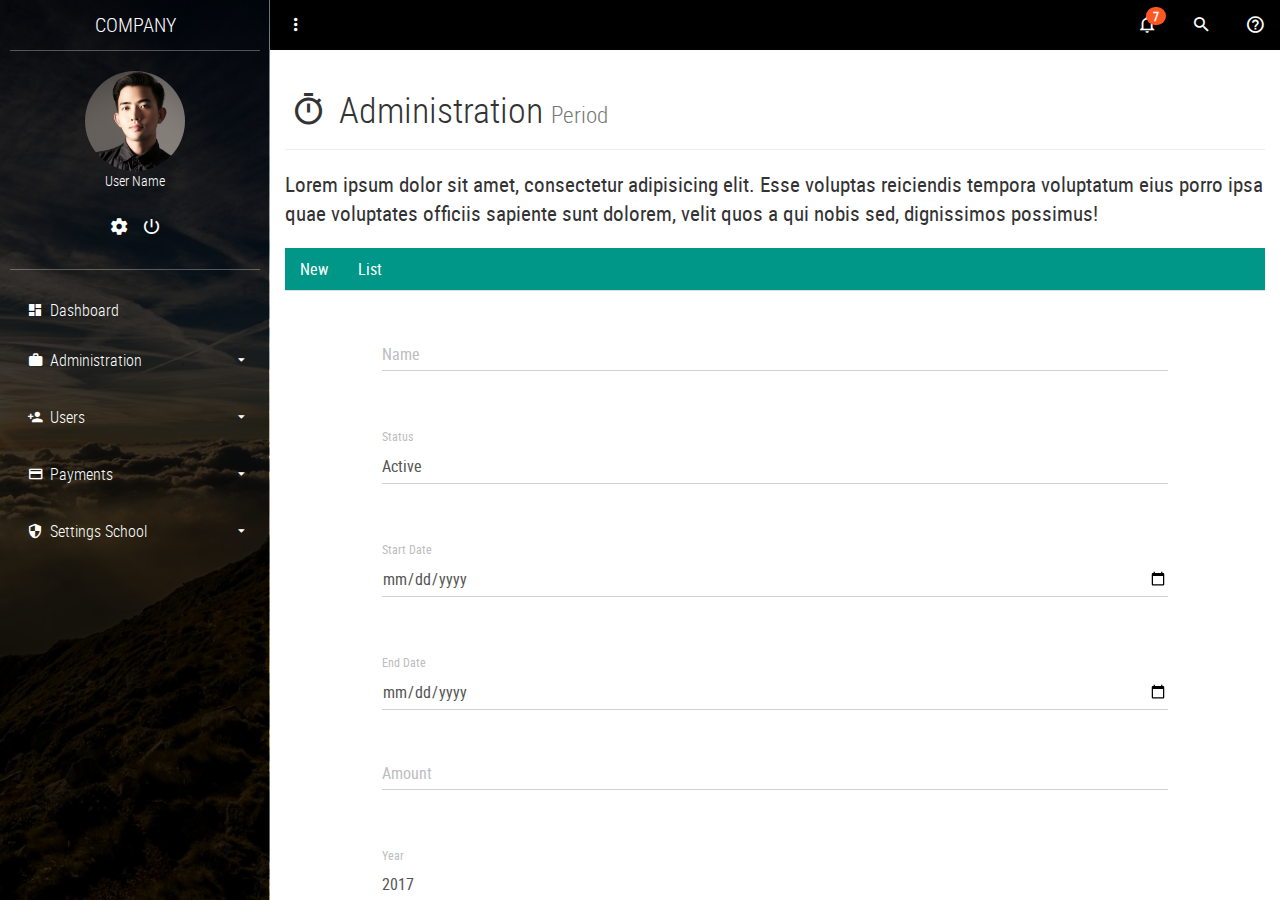
<file: Prueba_Habilitacion/period.html>
<!DOCTYPE html>
<html lang="es">
<head>
	<title>Period</title>
	<meta charset="UTF-8">
	<meta name="viewport" content="width=device-width, user-scalable=no, initial-scale=1.0, maximum-scale=1.0, minimum-scale=1.0">
	<link rel="stylesheet" href="./css/main.css">
</head>
<body>
	<!-- SideBar -->
	<section class="full-box cover dashboard-sideBar">
		<div class="full-box dashboard-sideBar-bg btn-menu-dashboard"></div>
		<div class="full-box dashboard-sideBar-ct">
			<!--SideBar Title -->
			<div class="full-box text-uppercase text-center text-titles dashboard-sideBar-title">
				company <i class="zmdi zmdi-close btn-menu-dashboard visible-xs"></i>
			</div>
			<!-- SideBar User info -->
			<div class="full-box dashboard-sideBar-UserInfo">
				<figure class="full-box">
					<img src="./assets/img/avatar.jpg" alt="UserIcon">
					<figcaption class="text-center text-titles">User Name</figcaption>
				</figure>
				<ul class="full-box list-unstyled text-center">
					<li>
						<a href="#!">
							<i class="zmdi zmdi-settings"></i>
						</a>
					</li>
					<li>
						<a href="#!" class="btn-exit-system">
							<i class="zmdi zmdi-power"></i>
						</a>
					</li>
				</ul>
			</div>
			<!-- SideBar Menu -->
			<ul class="list-unstyled full-box dashboard-sideBar-Menu">
				<li>
					<a href="home.html">
						<i class="zmdi zmdi-view-dashboard zmdi-hc-fw"></i> Dashboard
					</a>
				</li>
				<li>
					<a href="#!" class="btn-sideBar-SubMenu">
						<i class="zmdi zmdi-case zmdi-hc-fw"></i> Administration <i class="zmdi zmdi-caret-down pull-right"></i>
					</a>
					<ul class="list-unstyled full-box">
						<li>
							<a href="period.html"><i class="zmdi zmdi-timer zmdi-hc-fw"></i> Period</a>
						</li>
						<li>
							<a href="subject.html"><i class="zmdi zmdi-book zmdi-hc-fw"></i> Subject</a>
						</li>
						<li>
							<a href="section.html"><i class="zmdi zmdi-graduation-cap zmdi-hc-fw"></i> Section</a>
						</li>
						<li>
							<a href="salon.html"><i class="zmdi zmdi-font zmdi-hc-fw"></i> Salon</a>
						</li>
					</ul>
				</li>
				<li>
					<a href="#!" class="btn-sideBar-SubMenu">
						<i class="zmdi zmdi-account-add zmdi-hc-fw"></i> Users <i class="zmdi zmdi-caret-down pull-right"></i>
					</a>
					<ul class="list-unstyled full-box">
						<li>
							<a href="admin.html"><i class="zmdi zmdi-account zmdi-hc-fw"></i> Admin</a>
						</li>
						<li>
							<a href="teacher.html"><i class="zmdi zmdi-male-alt zmdi-hc-fw"></i> Teacher</a>
						</li>
						<li>
							<a href="student.html"><i class="zmdi zmdi-face zmdi-hc-fw"></i> Student</a>
						</li>
						<li>
							<a href="representative.html"><i class="zmdi zmdi-male-female zmdi-hc-fw"></i> Representative</a>
						</li>
					</ul>
				</li>
				<li>
					<a href="#!" class="btn-sideBar-SubMenu">
						<i class="zmdi zmdi-card zmdi-hc-fw"></i> Payments <i class="zmdi zmdi-caret-down pull-right"></i>
					</a>
					<ul class="list-unstyled full-box">
						<li>
							<a href="registration.html"><i class="zmdi zmdi-money-box zmdi-hc-fw"></i> Registration</a>
						</li>
						<li>
							<a href="payments.html"><i class="zmdi zmdi-money zmdi-hc-fw"></i> Payments</a>
						</li>
					</ul>
				</li>
				<li>
					<a href="#!" class="btn-sideBar-SubMenu">
						<i class="zmdi zmdi-shield-security zmdi-hc-fw"></i> Settings School <i class="zmdi zmdi-caret-down pull-right"></i>
					</a>
					<ul class="list-unstyled full-box">
						<li>
							<a href="school.html"><i class="zmdi zmdi-balance zmdi-hc-fw"></i> School Data</a>
						</li>
					</ul>
				</li>
			</ul>
		</div>
	</section>

	<!-- Content page-->
	<section class="full-box dashboard-contentPage">
		<!-- NavBar -->
		<nav class="full-box dashboard-Navbar">
			<ul class="full-box list-unstyled text-right">
				<li class="pull-left">
					<a href="#!" class="btn-menu-dashboard"><i class="zmdi zmdi-more-vert"></i></a>
				</li>
				<li>
					<a href="#!" class="btn-Notifications-area">
						<i class="zmdi zmdi-notifications-none"></i>
						<span class="badge">7</span>
					</a>
				</li>
				<li>
					<a href="#!" class="btn-search">
						<i class="zmdi zmdi-search"></i>
					</a>
				</li>
				<li>
					<a href="#!" class="btn-modal-help">
						<i class="zmdi zmdi-help-outline"></i>
					</a>
				</li>
			</ul>
		</nav>
		<!-- Content page -->
		<div class="container-fluid">
			<div class="page-header">
			  <h1 class="text-titles"><i class="zmdi zmdi-timer zmdi-hc-fw"></i> Administration <small>Period</small></h1>
			</div>
			<p class="lead">Lorem ipsum dolor sit amet, consectetur adipisicing elit. Esse voluptas reiciendis tempora voluptatum eius porro ipsa quae voluptates officiis sapiente sunt dolorem, velit quos a qui nobis sed, dignissimos possimus!</p>
		</div>
		<div class="container-fluid">
			<div class="row">
				<div class="col-xs-12">
					<ul class="nav nav-tabs" style="margin-bottom: 15px;">
					  	<li class="active"><a href="#new" data-toggle="tab">New</a></li>
					  	<li><a href="#list" data-toggle="tab">List</a></li>
					</ul>
					<div id="myTabContent" class="tab-content">
						<div class="tab-pane fade active in" id="new">
							<div class="container-fluid">
								<div class="row">
									<div class="col-xs-12 col-md-10 col-md-offset-1">
									    <form action="">
									    	<div class="form-group label-floating">
											  <label class="control-label">Name</label>
											  <input class="form-control" type="text">
											</div>
											<div class="form-group">
										      <label class="control-label">Status</label>
										        <select class="form-control">
										          <option>Active</option>
										          <option>Disable</option>
										        </select>
										    </div>
											<div class="form-group">
											  <label class="control-label">Start Date</label>
											  <input class="form-control" type="date">
											</div>
											<div class="form-group">
											  <label class="control-label">End Date</label>
											  <input class="form-control" type="date">
											</div>
											<div class="form-group label-floating">
											  <label class="control-label">Amount</label>
											  <input class="form-control" type="text">
											</div>
											<div class="form-group">
										        <label class="control-label">Year</label>
										        <select class="form-control">
										          <option>2017</option>
										          <option>2016</option>
										        </select>
										    </div>
										    <p class="text-center">
										    	<button href="#!" class="btn btn-info btn-raised btn-sm"><i class="zmdi zmdi-floppy"></i> Save</button>
										    </p>
									    </form>
									</div>
								</div>
							</div>
						</div>
					  	<div class="tab-pane fade" id="list">
							<div class="table-responsive">
								<table class="table table-hover text-center">
									<thead>
										<tr>
											<th class="text-center">#</th>
											<th class="text-center">Name</th>
											<th class="text-center">Status</th>
											<th class="text-center">Start Date</th>
											<th class="text-center">End Date</th>
											<th class="text-center">Amount</th>
											<th class="text-center">year</th>
											<th class="text-center">Update</th>
											<th class="text-center">Delete</th>
										</tr>
									</thead>
									<tbody>
										<tr>
											<td>1</td>
											<td>First</td>
											<td>Active</td>
											<td>07/01/2017</td>
											<td>06/04/2017</td>
											<td>$40</td>
											<td>2017</td>
											<td><a href="#!" class="btn btn-success btn-raised btn-xs"><i class="zmdi zmdi-refresh"></i></a></td>
											<td><a href="#!" class="btn btn-danger btn-raised btn-xs"><i class="zmdi zmdi-delete"></i></a></td>
										</tr>
										<tr>
											<td>2</td>
											<td>Second</td>
											<td>Active</td>
											<td>07/04/2017</td>
											<td>06/08/2017</td>
											<td>$40</td>
											<td>2017</td>
											<td><a href="#!" class="btn btn-success btn-raised btn-xs"><i class="zmdi zmdi-refresh"></i></a></td>
											<td><a href="#!" class="btn btn-danger btn-raised btn-xs"><i class="zmdi zmdi-delete"></i></a></td>
										</tr>
										<tr>
											<td>3</td>
											<td>Third</td>
											<td>Active</td>
											<td>07/08/2017</td>
											<td>06/12/2017</td>
											<td>$40</td>
											<td>2017</td>
											<td><a href="#!" class="btn btn-success btn-raised btn-xs"><i class="zmdi zmdi-refresh"></i></a></td>
											<td><a href="#!" class="btn btn-danger btn-raised btn-xs"><i class="zmdi zmdi-delete"></i></a></td>
										</tr>
									</tbody>
								</table>
								<ul class="pagination pagination-sm">
								  	<li class="disabled"><a href="#!">«</a></li>
								  	<li class="active"><a href="#!">1</a></li>
								  	<li><a href="#!">2</a></li>
								  	<li><a href="#!">3</a></li>
								  	<li><a href="#!">4</a></li>
								  	<li><a href="#!">5</a></li>
								  	<li><a href="#!">»</a></li>
								</ul>
							</div>
					  	</div>
					</div>
				</div>
			</div>
		</div>
	</section>

	<!-- Notifications area -->
	<section class="full-box Notifications-area">
		<div class="full-box Notifications-bg btn-Notifications-area"></div>
		<div class="full-box Notifications-body">
			<div class="Notifications-body-title text-titles text-center">
				Notifications <i class="zmdi zmdi-close btn-Notifications-area"></i>
			</div>
			<div class="list-group">
			  	<div class="list-group-item">
				    <div class="row-action-primary">
				      	<i class="zmdi zmdi-alert-triangle"></i>
				    </div>
				    <div class="row-content">
				      	<div class="least-content">17m</div>
				      	<h4 class="list-group-item-heading">Tile with a label</h4>
				      	<p class="list-group-item-text">Donec id elit non mi porta gravida at eget metus.</p>
				    </div>
			  	</div>
			  	<div class="list-group-separator"></div>
			  	<div class="list-group-item">
				    <div class="row-action-primary">
				      	<i class="zmdi zmdi-alert-octagon"></i>
				    </div>
				    <div class="row-content">
				      	<div class="least-content">15m</div>
				      	<h4 class="list-group-item-heading">Tile with a label</h4>
				      	<p class="list-group-item-text">Donec id elit non mi porta gravida at eget metus.</p>
				    </div>
			  	</div>
			  	<div class="list-group-separator"></div>
				<div class="list-group-item">
				    <div class="row-action-primary">
				      	<i class="zmdi zmdi-help"></i>
				    </div>
				    <div class="row-content">
				      	<div class="least-content">10m</div>
				      	<h4 class="list-group-item-heading">Tile with a label</h4>
				      	<p class="list-group-item-text">Maecenas sed diam eget risus varius blandit.</p>
				    </div>
				</div>
			  	<div class="list-group-separator"></div>
			  	<div class="list-group-item">
				    <div class="row-action-primary">
				      	<i class="zmdi zmdi-info"></i>
				    </div>
				    <div class="row-content">
				      	<div class="least-content">8m</div>
				      	<h4 class="list-group-item-heading">Tile with a label</h4>
				      	<p class="list-group-item-text">Maecenas sed diam eget risus varius blandit.</p>
				    </div>
			  	</div>
			</div>

		</div>
	</section>

	<!-- Dialog help -->
	<div class="modal fade" tabindex="-1" role="dialog" id="Dialog-Help">
	  	<div class="modal-dialog" role="document">
		    <div class="modal-content">
			    <div class="modal-header">
			        <button type="button" class="close" data-dismiss="modal" aria-label="Close"><span aria-hidden="true">&times;</span></button>
			    	<h4 class="modal-title">Help</h4>
			    </div>
			    <div class="modal-body">
			        <p>
			        	Lorem ipsum dolor sit amet, consectetur adipisicing elit. Nesciunt beatae esse velit ipsa sunt incidunt aut voluptas, nihil reiciendis maiores eaque hic vitae saepe voluptatibus. Ratione veritatis a unde autem!
			        </p>
			    </div>
		      	<div class="modal-footer">
		        	<button type="button" class="btn btn-primary btn-raised" data-dismiss="modal"><i class="zmdi zmdi-thumb-up"></i> Ok</button>
		      	</div>
		    </div>
	  	</div>
	</div>
	<!--====== Scripts -->
	<script src="./js/jquery-3.1.1.min.js"></script>
	<script src="./js/sweetalert2.min.js"></script>
	<script src="./js/bootstrap.min.js"></script>
	<script src="./js/material.min.js"></script>
	<script src="./js/ripples.min.js"></script>
	<script src="./js/jquery.mCustomScrollbar.concat.min.js"></script>
	<script src="./js/main.js"></script>
	<script>
		$.material.init();
	</script>
</body>
</html>
</file>
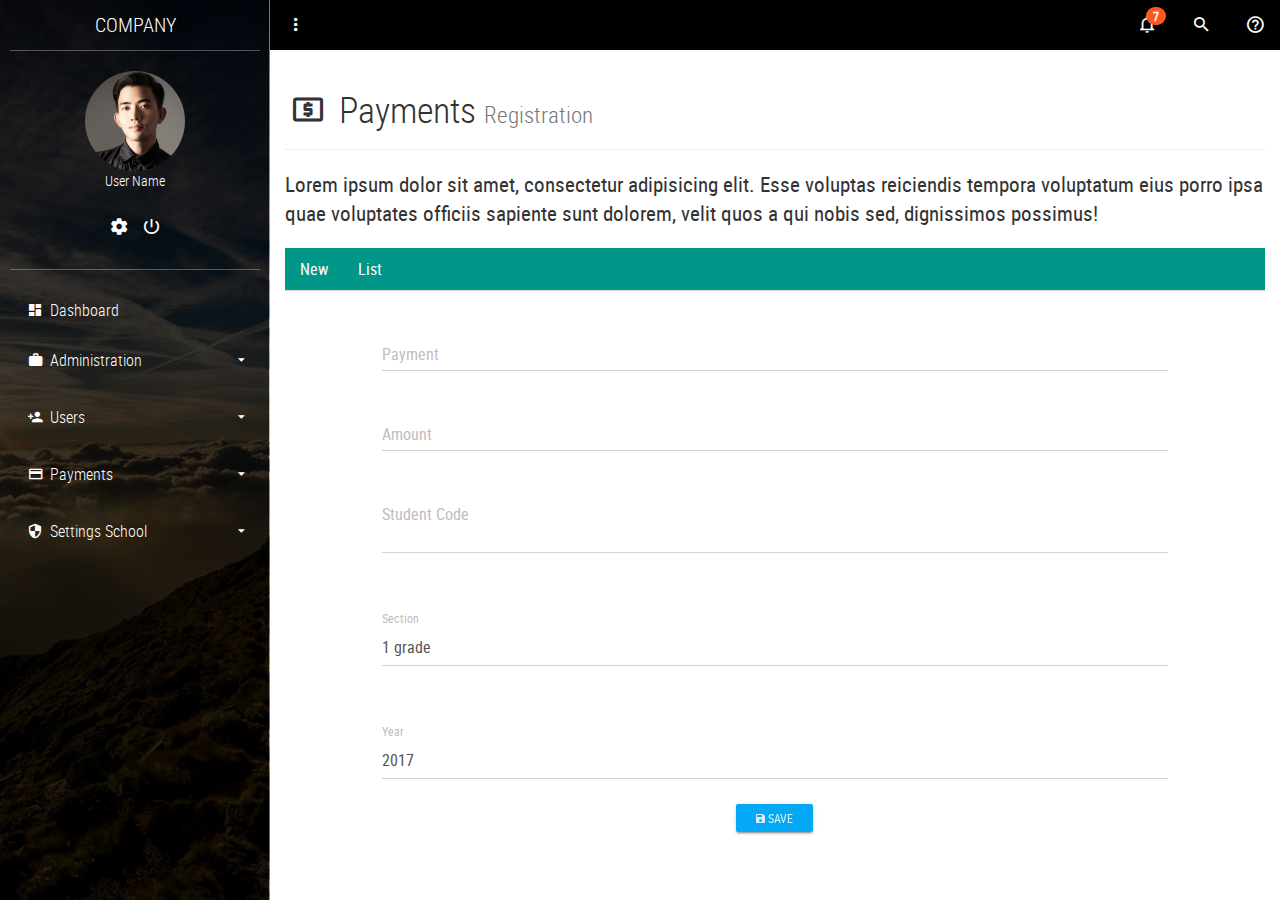
<file: Prueba_Habilitacion/registration.html>
<!DOCTYPE html>
<html lang="es">
<head>
	<title>Registration</title>
	<meta charset="UTF-8">
	<meta name="viewport" content="width=device-width, user-scalable=no, initial-scale=1.0, maximum-scale=1.0, minimum-scale=1.0">
	<link rel="stylesheet" href="./css/main.css">
</head>
<body>
	<!-- SideBar -->
	<section class="full-box cover dashboard-sideBar">
		<div class="full-box dashboard-sideBar-bg btn-menu-dashboard"></div>
		<div class="full-box dashboard-sideBar-ct">
			<!--SideBar Title -->
			<div class="full-box text-uppercase text-center text-titles dashboard-sideBar-title">
				company <i class="zmdi zmdi-close btn-menu-dashboard visible-xs"></i>
			</div>
			<!-- SideBar User info -->
			<div class="full-box dashboard-sideBar-UserInfo">
				<figure class="full-box">
					<img src="./assets/img/avatar.jpg" alt="UserIcon">
					<figcaption class="text-center text-titles">User Name</figcaption>
				</figure>
				<ul class="full-box list-unstyled text-center">
					<li>
						<a href="#!">
							<i class="zmdi zmdi-settings"></i>
						</a>
					</li>
					<li>
						<a href="#!" class="btn-exit-system">
							<i class="zmdi zmdi-power"></i>
						</a>
					</li>
				</ul>
			</div>
			<!-- SideBar Menu -->
			<ul class="list-unstyled full-box dashboard-sideBar-Menu">
				<li>
					<a href="home.html">
						<i class="zmdi zmdi-view-dashboard zmdi-hc-fw"></i> Dashboard
					</a>
				</li>
				<li>
					<a href="#!" class="btn-sideBar-SubMenu">
						<i class="zmdi zmdi-case zmdi-hc-fw"></i> Administration <i class="zmdi zmdi-caret-down pull-right"></i>
					</a>
					<ul class="list-unstyled full-box">
						<li>
							<a href="period.html"><i class="zmdi zmdi-timer zmdi-hc-fw"></i> Period</a>
						</li>
						<li>
							<a href="subject.html"><i class="zmdi zmdi-book zmdi-hc-fw"></i> Subject</a>
						</li>
						<li>
							<a href="section.html"><i class="zmdi zmdi-graduation-cap zmdi-hc-fw"></i> Section</a>
						</li>
						<li>
							<a href="salon.html"><i class="zmdi zmdi-font zmdi-hc-fw"></i> Salon</a>
						</li>
					</ul>
				</li>
				<li>
					<a href="#!" class="btn-sideBar-SubMenu">
						<i class="zmdi zmdi-account-add zmdi-hc-fw"></i> Users <i class="zmdi zmdi-caret-down pull-right"></i>
					</a>
					<ul class="list-unstyled full-box">
						<li>
							<a href="admin.html"><i class="zmdi zmdi-account zmdi-hc-fw"></i> Admin</a>
						</li>
						<li>
							<a href="teacher.html"><i class="zmdi zmdi-male-alt zmdi-hc-fw"></i> Teacher</a>
						</li>
						<li>
							<a href="student.html"><i class="zmdi zmdi-face zmdi-hc-fw"></i> Student</a>
						</li>
						<li>
							<a href="representative.html"><i class="zmdi zmdi-male-female zmdi-hc-fw"></i> Representative</a>
						</li>
					</ul>
				</li>
				<li>
					<a href="#!" class="btn-sideBar-SubMenu">
						<i class="zmdi zmdi-card zmdi-hc-fw"></i> Payments <i class="zmdi zmdi-caret-down pull-right"></i>
					</a>
					<ul class="list-unstyled full-box">
						<li>
							<a href="registration.html"><i class="zmdi zmdi-money-box zmdi-hc-fw"></i> Registration</a>
						</li>
						<li>
							<a href="payments.html"><i class="zmdi zmdi-money zmdi-hc-fw"></i> Payments</a>
						</li>
					</ul>
				</li>
				<li>
					<a href="#!" class="btn-sideBar-SubMenu">
						<i class="zmdi zmdi-shield-security zmdi-hc-fw"></i> Settings School <i class="zmdi zmdi-caret-down pull-right"></i>
					</a>
					<ul class="list-unstyled full-box">
						<li>
							<a href="school.html"><i class="zmdi zmdi-balance zmdi-hc-fw"></i> School Data</a>
						</li>
					</ul>
				</li>
			</ul>
		</div>
	</section>

	<!-- Content page-->
	<section class="full-box dashboard-contentPage">
		<!-- NavBar -->
		<nav class="full-box dashboard-Navbar">
			<ul class="full-box list-unstyled text-right">
				<li class="pull-left">
					<a href="#!" class="btn-menu-dashboard"><i class="zmdi zmdi-more-vert"></i></a>
				</li>
				<li>
					<a href="#!" class="btn-Notifications-area">
						<i class="zmdi zmdi-notifications-none"></i>
						<span class="badge">7</span>
					</a>
				</li>
				<li>
					<a href="#!" class="btn-search">
						<i class="zmdi zmdi-search"></i>
					</a>
				</li>
				<li>
					<a href="#!" class="btn-modal-help">
						<i class="zmdi zmdi-help-outline"></i>
					</a>
				</li>
			</ul>
		</nav>
		<!-- Content page -->
		<div class="container-fluid">
			<div class="page-header">
			  <h1 class="text-titles"><i class="zmdi zmdi-money-box zmdi-hc-fw"></i> Payments <small>Registration</small></h1>
			</div>
			<p class="lead">Lorem ipsum dolor sit amet, consectetur adipisicing elit. Esse voluptas reiciendis tempora voluptatum eius porro ipsa quae voluptates officiis sapiente sunt dolorem, velit quos a qui nobis sed, dignissimos possimus!</p>
		</div>
		<div class="container-fluid">
			<div class="row">
				<div class="col-xs-12">
					<ul class="nav nav-tabs" style="margin-bottom: 15px;">
					  	<li class="active"><a href="#new" data-toggle="tab">New</a></li>
					  	<li><a href="#list" data-toggle="tab">List</a></li>
					</ul>
					<div id="myTabContent" class="tab-content">
						<div class="tab-pane fade active in" id="new">
							<div class="container-fluid">
								<div class="row">
									<div class="col-xs-12 col-md-10 col-md-offset-1">
									    <form action="">
									    	<div class="form-group label-floating">
											  <label class="control-label">Payment</label>
											  <input class="form-control" type="text">
											</div>
											<div class="form-group label-floating">
											  <label class="control-label">Amount</label>
											  <input class="form-control" type="text">
											</div>
											<div class="form-group label-floating">
											  <label class="control-label">Student Code</label>
											  <textarea class="form-control"></textarea>
											</div>
											<div class="form-group">
										        <label class="control-label">Section</label>
										        <select class="form-control">
										          <option>1 grade</option>
										          <option>2 grade</option>
										          <option>3 grade</option>
										          <option>4 grade</option>
										          <option>5 grade</option>
										        </select>
										    </div>
											<div class="form-group">
										        <label class="control-label">Year</label>
										        <select class="form-control">
										          <option>2017</option>
										          <option>2016</option>
										          <option>2015</option>
										          <option>2014</option>
										          <option>2013</option>
										        </select>
										    </div>
										    <p class="text-center">
										    	<button href="#!" class="btn btn-info btn-raised btn-sm"><i class="zmdi zmdi-floppy"></i> Save</button>
										    </p>
									    </form>
									</div>
								</div>
							</div>
						</div>
					  	<div class="tab-pane fade" id="list">
							<div class="table-responsive">
								<table class="table table-hover text-center">
									<thead>
										<tr>
											<th class="text-center">#</th>
											<th class="text-center">Payment</th>
											<th class="text-center">Amount</th>
											<th class="text-center">Pending</th>
											<th class="text-center">Student</th>
											<th class="text-center">Section</th>
											<th class="text-center">Year</th>
											<th class="text-center">Update</th>
											<th class="text-center">Delete</th>
										</tr>
									</thead>
									<tbody>
										<tr>
											<td>1</td>
											<td>$70</td>
											<td>$40</td>
											<td>$30</td>
											<td>Carlos Alfaro</td>
											<td>Section</td>
											<td>2017</td>
											<td><a href="#!" class="btn btn-success btn-raised btn-xs"><i class="zmdi zmdi-refresh"></i></a></td>
											<td><a href="#!" class="btn btn-danger btn-raised btn-xs"><i class="zmdi zmdi-delete"></i></a></td>
										</tr>
										<tr>
											<td>2</td>
											<td>$70</td>
											<td>$70</td>
											<td>$0</td>
											<td>Claudia Rodriguez</td>
											<td>Section</td>
											<td>2017</td>
											<td><a href="#!" class="btn btn-success btn-raised btn-xs"><i class="zmdi zmdi-refresh"></i></a></td>
											<td><a href="#!" class="btn btn-danger btn-raised btn-xs"><i class="zmdi zmdi-delete"></i></a></td>
										</tr>
										<tr>
											<td>3</td>
											<td>$70</td>
											<td>$70</td>
											<td>$0</td>
											<td>Alicia Melendez</td>
											<td>Section</td>
											<td>2017</td>
											<td><a href="#!" class="btn btn-success btn-raised btn-xs"><i class="zmdi zmdi-refresh"></i></a></td>
											<td><a href="#!" class="btn btn-danger btn-raised btn-xs"><i class="zmdi zmdi-delete"></i></a></td>
										</tr>
										<tr>
											<td>4</td>
											<td>$70</td>
											<td>$70</td>
											<td>$0</td>
											<td>Alba Bonilla</td>
											<td>Section</td>
											<td>2017</td>
											<td><a href="#!" class="btn btn-success btn-raised btn-xs"><i class="zmdi zmdi-refresh"></i></a></td>
											<td><a href="#!" class="btn btn-danger btn-raised btn-xs"><i class="zmdi zmdi-delete"></i></a></td>
										</tr>
									</tbody>
								</table>
								<ul class="pagination pagination-sm">
								  	<li class="disabled"><a href="#!">«</a></li>
								  	<li class="active"><a href="#!">1</a></li>
								  	<li><a href="#!">2</a></li>
								  	<li><a href="#!">3</a></li>
								  	<li><a href="#!">4</a></li>
								  	<li><a href="#!">5</a></li>
								  	<li><a href="#!">»</a></li>
								</ul>
							</div>
					  	</div>
					</div>
				</div>
			</div>
		</div>
	</section>

	<!-- Notifications area -->
	<section class="full-box Notifications-area">
		<div class="full-box Notifications-bg btn-Notifications-area"></div>
		<div class="full-box Notifications-body">
			<div class="Notifications-body-title text-titles text-center">
				Notifications <i class="zmdi zmdi-close btn-Notifications-area"></i>
			</div>
			<div class="list-group">
			  	<div class="list-group-item">
				    <div class="row-action-primary">
				      	<i class="zmdi zmdi-alert-triangle"></i>
				    </div>
				    <div class="row-content">
				      	<div class="least-content">17m</div>
				      	<h4 class="list-group-item-heading">Tile with a label</h4>
				      	<p class="list-group-item-text">Donec id elit non mi porta gravida at eget metus.</p>
				    </div>
			  	</div>
			  	<div class="list-group-separator"></div>
			  	<div class="list-group-item">
				    <div class="row-action-primary">
				      	<i class="zmdi zmdi-alert-octagon"></i>
				    </div>
				    <div class="row-content">
				      	<div class="least-content">15m</div>
				      	<h4 class="list-group-item-heading">Tile with a label</h4>
				      	<p class="list-group-item-text">Donec id elit non mi porta gravida at eget metus.</p>
				    </div>
			  	</div>
			  	<div class="list-group-separator"></div>
				<div class="list-group-item">
				    <div class="row-action-primary">
				      	<i class="zmdi zmdi-help"></i>
				    </div>
				    <div class="row-content">
				      	<div class="least-content">10m</div>
				      	<h4 class="list-group-item-heading">Tile with a label</h4>
				      	<p class="list-group-item-text">Maecenas sed diam eget risus varius blandit.</p>
				    </div>
				</div>
			  	<div class="list-group-separator"></div>
			  	<div class="list-group-item">
				    <div class="row-action-primary">
				      	<i class="zmdi zmdi-info"></i>
				    </div>
				    <div class="row-content">
				      	<div class="least-content">8m</div>
				      	<h4 class="list-group-item-heading">Tile with a label</h4>
				      	<p class="list-group-item-text">Maecenas sed diam eget risus varius blandit.</p>
				    </div>
			  	</div>
			</div>

		</div>
	</section>

	<!-- Dialog help -->
	<div class="modal fade" tabindex="-1" role="dialog" id="Dialog-Help">
	  	<div class="modal-dialog" role="document">
		    <div class="modal-content">
			    <div class="modal-header">
			        <button type="button" class="close" data-dismiss="modal" aria-label="Close"><span aria-hidden="true">&times;</span></button>
			    	<h4 class="modal-title">Help</h4>
			    </div>
			    <div class="modal-body">
			        <p>
			        	Lorem ipsum dolor sit amet, consectetur adipisicing elit. Nesciunt beatae esse velit ipsa sunt incidunt aut voluptas, nihil reiciendis maiores eaque hic vitae saepe voluptatibus. Ratione veritatis a unde autem!
			        </p>
			    </div>
		      	<div class="modal-footer">
		        	<button type="button" class="btn btn-primary btn-raised" data-dismiss="modal"><i class="zmdi zmdi-thumb-up"></i> Ok</button>
		      	</div>
		    </div>
	  	</div>
	</div>
	<!--====== Scripts -->
	<script src="./js/jquery-3.1.1.min.js"></script>
	<script src="./js/sweetalert2.min.js"></script>
	<script src="./js/bootstrap.min.js"></script>
	<script src="./js/material.min.js"></script>
	<script src="./js/ripples.min.js"></script>
	<script src="./js/jquery.mCustomScrollbar.concat.min.js"></script>
	<script src="./js/main.js"></script>
	<script>
		$.material.init();
	</script>
</body>
</html>
</file>
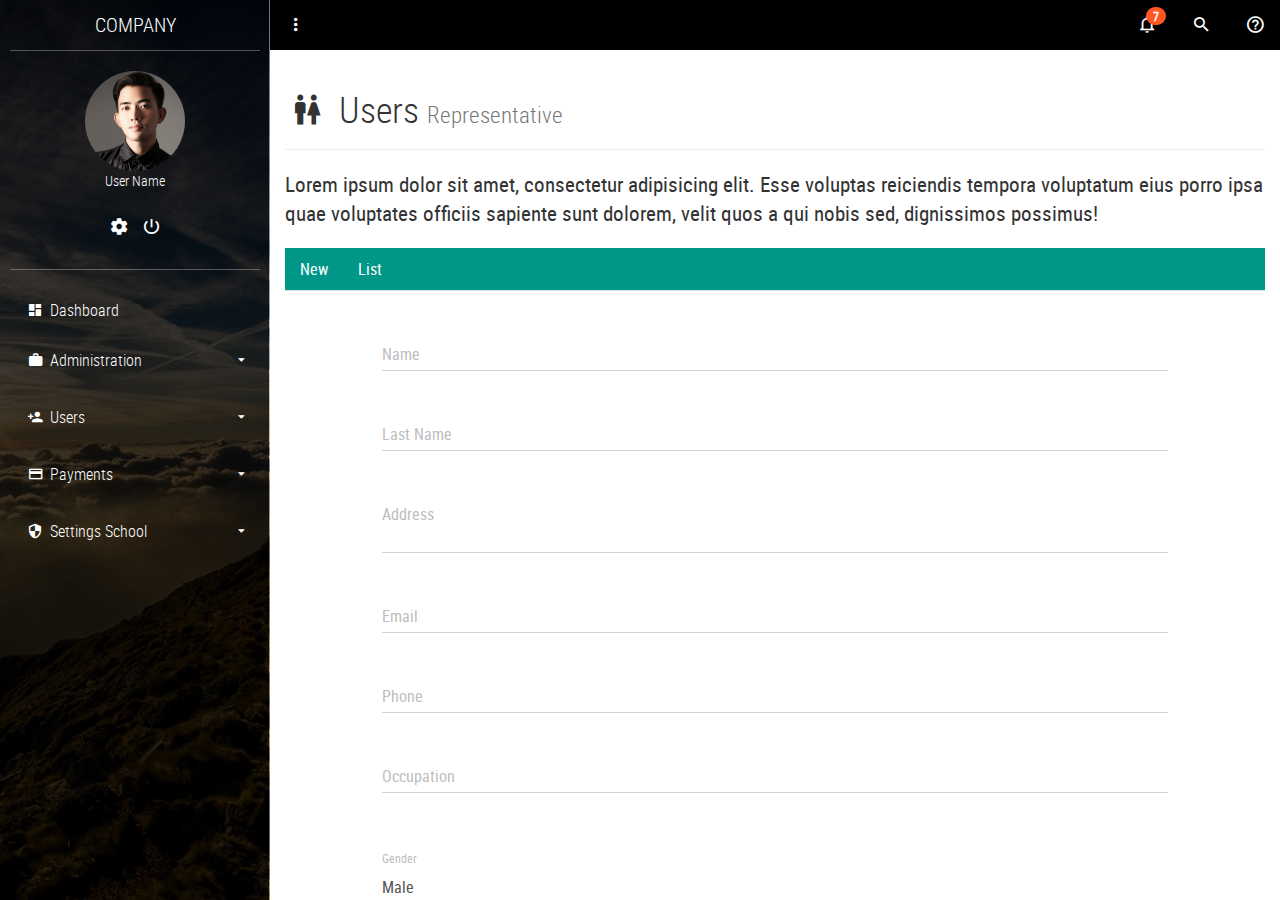
<file: Prueba_Habilitacion/representative.html>
<!DOCTYPE html>
<html lang="es">
<head>
	<title>Representative</title>
	<meta charset="UTF-8">
	<meta name="viewport" content="width=device-width, user-scalable=no, initial-scale=1.0, maximum-scale=1.0, minimum-scale=1.0">
	<link rel="stylesheet" href="./css/main.css">
</head>
<body>
	<!-- SideBar -->
	<section class="full-box cover dashboard-sideBar">
		<div class="full-box dashboard-sideBar-bg btn-menu-dashboard"></div>
		<div class="full-box dashboard-sideBar-ct">
			<!--SideBar Title -->
			<div class="full-box text-uppercase text-center text-titles dashboard-sideBar-title">
				company <i class="zmdi zmdi-close btn-menu-dashboard visible-xs"></i>
			</div>
			<!-- SideBar User info -->
			<div class="full-box dashboard-sideBar-UserInfo">
				<figure class="full-box">
					<img src="./assets/img/avatar.jpg" alt="UserIcon">
					<figcaption class="text-center text-titles">User Name</figcaption>
				</figure>
				<ul class="full-box list-unstyled text-center">
					<li>
						<a href="#!">
							<i class="zmdi zmdi-settings"></i>
						</a>
					</li>
					<li>
						<a href="#!" class="btn-exit-system">
							<i class="zmdi zmdi-power"></i>
						</a>
					</li>
				</ul>
			</div>
			<!-- SideBar Menu -->
			<ul class="list-unstyled full-box dashboard-sideBar-Menu">
				<li>
					<a href="home.html">
						<i class="zmdi zmdi-view-dashboard zmdi-hc-fw"></i> Dashboard
					</a>
				</li>
				<li>
					<a href="#!" class="btn-sideBar-SubMenu">
						<i class="zmdi zmdi-case zmdi-hc-fw"></i> Administration <i class="zmdi zmdi-caret-down pull-right"></i>
					</a>
					<ul class="list-unstyled full-box">
						<li>
							<a href="period.html"><i class="zmdi zmdi-timer zmdi-hc-fw"></i> Period</a>
						</li>
						<li>
							<a href="subject.html"><i class="zmdi zmdi-book zmdi-hc-fw"></i> Subject</a>
						</li>
						<li>
							<a href="section.html"><i class="zmdi zmdi-graduation-cap zmdi-hc-fw"></i> Section</a>
						</li>
						<li>
							<a href="salon.html"><i class="zmdi zmdi-font zmdi-hc-fw"></i> Salon</a>
						</li>
					</ul>
				</li>
				<li>
					<a href="#!" class="btn-sideBar-SubMenu">
						<i class="zmdi zmdi-account-add zmdi-hc-fw"></i> Users <i class="zmdi zmdi-caret-down pull-right"></i>
					</a>
					<ul class="list-unstyled full-box">
						<li>
							<a href="admin.html"><i class="zmdi zmdi-account zmdi-hc-fw"></i> Admin</a>
						</li>
						<li>
							<a href="teacher.html"><i class="zmdi zmdi-male-alt zmdi-hc-fw"></i> Teacher</a>
						</li>
						<li>
							<a href="student.html"><i class="zmdi zmdi-face zmdi-hc-fw"></i> Student</a>
						</li>
						<li>
							<a href="representative.html"><i class="zmdi zmdi-male-female zmdi-hc-fw"></i> Representative</a>
						</li>
					</ul>
				</li>
				<li>
					<a href="#!" class="btn-sideBar-SubMenu">
						<i class="zmdi zmdi-card zmdi-hc-fw"></i> Payments <i class="zmdi zmdi-caret-down pull-right"></i>
					</a>
					<ul class="list-unstyled full-box">
						<li>
							<a href="registration.html"><i class="zmdi zmdi-money-box zmdi-hc-fw"></i> Registration</a>
						</li>
						<li>
							<a href="payments.html"><i class="zmdi zmdi-money zmdi-hc-fw"></i> Payments</a>
						</li>
					</ul>
				</li>
				<li>
					<a href="#!" class="btn-sideBar-SubMenu">
						<i class="zmdi zmdi-shield-security zmdi-hc-fw"></i> Settings School <i class="zmdi zmdi-caret-down pull-right"></i>
					</a>
					<ul class="list-unstyled full-box">
						<li>
							<a href="school.html"><i class="zmdi zmdi-balance zmdi-hc-fw"></i> School Data</a>
						</li>
					</ul>
				</li>
			</ul>
		</div>
	</section>

	<!-- Content page-->
	<section class="full-box dashboard-contentPage">
		<!-- NavBar -->
		<nav class="full-box dashboard-Navbar">
			<ul class="full-box list-unstyled text-right">
				<li class="pull-left">
					<a href="#!" class="btn-menu-dashboard"><i class="zmdi zmdi-more-vert"></i></a>
				</li>
				<li>
					<a href="#!" class="btn-Notifications-area">
						<i class="zmdi zmdi-notifications-none"></i>
						<span class="badge">7</span>
					</a>
				</li>
				<li>
					<a href="#!" class="btn-search">
						<i class="zmdi zmdi-search"></i>
					</a>
				</li>
				<li>
					<a href="#!" class="btn-modal-help">
						<i class="zmdi zmdi-help-outline"></i>
					</a>
				</li>
			</ul>
		</nav>
		<!-- Content page -->
		<div class="container-fluid">
			<div class="page-header">
			  <h1 class="text-titles"><i class="zmdi zmdi-male-female zmdi-hc-fw"></i> Users <small>Representative</small></h1>
			</div>
			<p class="lead">Lorem ipsum dolor sit amet, consectetur adipisicing elit. Esse voluptas reiciendis tempora voluptatum eius porro ipsa quae voluptates officiis sapiente sunt dolorem, velit quos a qui nobis sed, dignissimos possimus!</p>
		</div>
		<div class="container-fluid">
			<div class="row">
				<div class="col-xs-12">
					<ul class="nav nav-tabs" style="margin-bottom: 15px;">
					  	<li class="active"><a href="#new" data-toggle="tab">New</a></li>
					  	<li><a href="#list" data-toggle="tab">List</a></li>
					</ul>
					<div id="myTabContent" class="tab-content">
						<div class="tab-pane fade active in" id="new">
							<div class="container-fluid">
								<div class="row">
									<div class="col-xs-12 col-md-10 col-md-offset-1">
									    <form action="">
									    	<div class="form-group label-floating">
											  <label class="control-label">Name</label>
											  <input class="form-control" type="text">
											</div>
											<div class="form-group label-floating">
											  <label class="control-label">Last Name</label>
											  <input class="form-control" type="text">
											</div>
											<div class="form-group label-floating">
											  <label class="control-label">Address</label>
											  <textarea class="form-control"></textarea>
											</div>
											<div class="form-group label-floating">
											  <label class="control-label">Email</label>
											  <input class="form-control" type="text">
											</div>
											<div class="form-group label-floating">
											  <label class="control-label">Phone</label>
											  <input class="form-control" type="text">
											</div>
											<div class="form-group label-floating">
											  <label class="control-label">Occupation</label>
											  <input class="form-control" type="text">
											</div>
											<div class="form-group">
										        <label class="control-label">Gender</label>
										        <select class="form-control">
										          <option>Male</option>
										          <option>Female</option>
										        </select>
										    </div>
										    <p class="text-center">
										    	<button href="#!" class="btn btn-info btn-raised btn-sm"><i class="zmdi zmdi-floppy"></i> Save</button>
										    </p>
									    </form>
									</div>
								</div>
							</div>
						</div>
					  	<div class="tab-pane fade" id="list">
							<div class="table-responsive">
								<table class="table table-hover text-center">
									<thead>
										<tr>
											<th class="text-center">#</th>
											<th class="text-center">Name</th>
											<th class="text-center">Last Name</th>
											<th class="text-center">Address</th>
											<th class="text-center">Email</th>
											<th class="text-center">Phone</th>
											<th class="text-center">Occupation</th>
											<th class="text-center">Gender</th>
											<th class="text-center">Update</th>
											<th class="text-center">Delete</th>
										</tr>
									</thead>
									<tbody>
										<tr>
											<td>1</td>
											<td>Carlos</td>
											<td>Alfaro</td>
											<td>El Salvador</td>
											<td>carlos@gmail.com</td>
											<td>+50312345678</td>
											<td>Web Developer</td>
											<td>Male</td>
											<td><a href="#!" class="btn btn-success btn-raised btn-xs"><i class="zmdi zmdi-refresh"></i></a></td>
											<td><a href="#!" class="btn btn-danger btn-raised btn-xs"><i class="zmdi zmdi-delete"></i></a></td>
										</tr>
										<tr>
											<td>2</td>
											<td>Alicia</td>
											<td>Melendez</td>
											<td>El Salvador</td>
											<td>alicia@gmail.com</td>
											<td>+50312345678</td>
											<td>Social Work</td>
											<td>Female</td>
											<td><a href="#!" class="btn btn-success btn-raised btn-xs"><i class="zmdi zmdi-refresh"></i></a></td>
											<td><a href="#!" class="btn btn-danger btn-raised btn-xs"><i class="zmdi zmdi-delete"></i></a></td>
										</tr>
										<tr>
											<td>3</td>
											<td>Sarai</td>
											<td>Mercado</td>
											<td>El Salvador</td>
											<td>sarai@gmail.com</td>
											<td>+50312345678</td>
											<td>Lawyer</td>
											<td>Female</td>
											<td><a href="#!" class="btn btn-success btn-raised btn-xs"><i class="zmdi zmdi-refresh"></i></a></td>
											<td><a href="#!" class="btn btn-danger btn-raised btn-xs"><i class="zmdi zmdi-delete"></i></a></td>
										</tr>
										<tr>
											<td>4</td>
											<td>Alba</td>
											<td>Bonilla</td>
											<td>El Salvador</td>
											<td>alba@gmail.com</td>
											<td>+50312345678</td>
											<td>Designer</td>
											<td>Female</td>
											<td><a href="#!" class="btn btn-success btn-raised btn-xs"><i class="zmdi zmdi-refresh"></i></a></td>
											<td><a href="#!" class="btn btn-danger btn-raised btn-xs"><i class="zmdi zmdi-delete"></i></a></td>
										</tr>
										<tr>
											<td>5</td>
											<td>Claudia</td>
											<td>Rodriguez</td>
											<td>El Salvador</td>
											<td>claudia@gmail.com</td>
											<td>+50312345678</td>
											<td>Lawyer</td>
											<td>Female</td>
											<td><a href="#!" class="btn btn-success btn-raised btn-xs"><i class="zmdi zmdi-refresh"></i></a></td>
											<td><a href="#!" class="btn btn-danger btn-raised btn-xs"><i class="zmdi zmdi-delete"></i></a></td>
										</tr>
									</tbody>
								</table>
								<ul class="pagination pagination-sm">
								  	<li class="disabled"><a href="#!">«</a></li>
								  	<li class="active"><a href="#!">1</a></li>
								  	<li><a href="#!">2</a></li>
								  	<li><a href="#!">3</a></li>
								  	<li><a href="#!">4</a></li>
								  	<li><a href="#!">5</a></li>
								  	<li><a href="#!">»</a></li>
								</ul>
							</div>
					  	</div>
					</div>
				</div>
			</div>
		</div>
	</section>

	<!-- Notifications area -->
	<section class="full-box Notifications-area">
		<div class="full-box Notifications-bg btn-Notifications-area"></div>
		<div class="full-box Notifications-body">
			<div class="Notifications-body-title text-titles text-center">
				Notifications <i class="zmdi zmdi-close btn-Notifications-area"></i>
			</div>
			<div class="list-group">
			  	<div class="list-group-item">
				    <div class="row-action-primary">
				      	<i class="zmdi zmdi-alert-triangle"></i>
				    </div>
				    <div class="row-content">
				      	<div class="least-content">17m</div>
				      	<h4 class="list-group-item-heading">Tile with a label</h4>
				      	<p class="list-group-item-text">Donec id elit non mi porta gravida at eget metus.</p>
				    </div>
			  	</div>
			  	<div class="list-group-separator"></div>
			  	<div class="list-group-item">
				    <div class="row-action-primary">
				      	<i class="zmdi zmdi-alert-octagon"></i>
				    </div>
				    <div class="row-content">
				      	<div class="least-content">15m</div>
				      	<h4 class="list-group-item-heading">Tile with a label</h4>
				      	<p class="list-group-item-text">Donec id elit non mi porta gravida at eget metus.</p>
				    </div>
			  	</div>
			  	<div class="list-group-separator"></div>
				<div class="list-group-item">
				    <div class="row-action-primary">
				      	<i class="zmdi zmdi-help"></i>
				    </div>
				    <div class="row-content">
				      	<div class="least-content">10m</div>
				      	<h4 class="list-group-item-heading">Tile with a label</h4>
				      	<p class="list-group-item-text">Maecenas sed diam eget risus varius blandit.</p>
				    </div>
				</div>
			  	<div class="list-group-separator"></div>
			  	<div class="list-group-item">
				    <div class="row-action-primary">
				      	<i class="zmdi zmdi-info"></i>
				    </div>
				    <div class="row-content">
				      	<div class="least-content">8m</div>
				      	<h4 class="list-group-item-heading">Tile with a label</h4>
				      	<p class="list-group-item-text">Maecenas sed diam eget risus varius blandit.</p>
				    </div>
			  	</div>
			</div>

		</div>
	</section>

	<!-- Dialog help -->
	<div class="modal fade" tabindex="-1" role="dialog" id="Dialog-Help">
	  	<div class="modal-dialog" role="document">
		    <div class="modal-content">
			    <div class="modal-header">
			        <button type="button" class="close" data-dismiss="modal" aria-label="Close"><span aria-hidden="true">&times;</span></button>
			    	<h4 class="modal-title">Help</h4>
			    </div>
			    <div class="modal-body">
			        <p>
			        	Lorem ipsum dolor sit amet, consectetur adipisicing elit. Nesciunt beatae esse velit ipsa sunt incidunt aut voluptas, nihil reiciendis maiores eaque hic vitae saepe voluptatibus. Ratione veritatis a unde autem!
			        </p>
			    </div>
		      	<div class="modal-footer">
		        	<button type="button" class="btn btn-primary btn-raised" data-dismiss="modal"><i class="zmdi zmdi-thumb-up"></i> Ok</button>
		      	</div>
		    </div>
	  	</div>
	</div>
	<!--====== Scripts -->
	<script src="./js/jquery-3.1.1.min.js"></script>
	<script src="./js/sweetalert2.min.js"></script>
	<script src="./js/bootstrap.min.js"></script>
	<script src="./js/material.min.js"></script>
	<script src="./js/ripples.min.js"></script>
	<script src="./js/jquery.mCustomScrollbar.concat.min.js"></script>
	<script src="./js/main.js"></script>
	<script>
		$.material.init();
	</script>
</body>
</html>
</file>
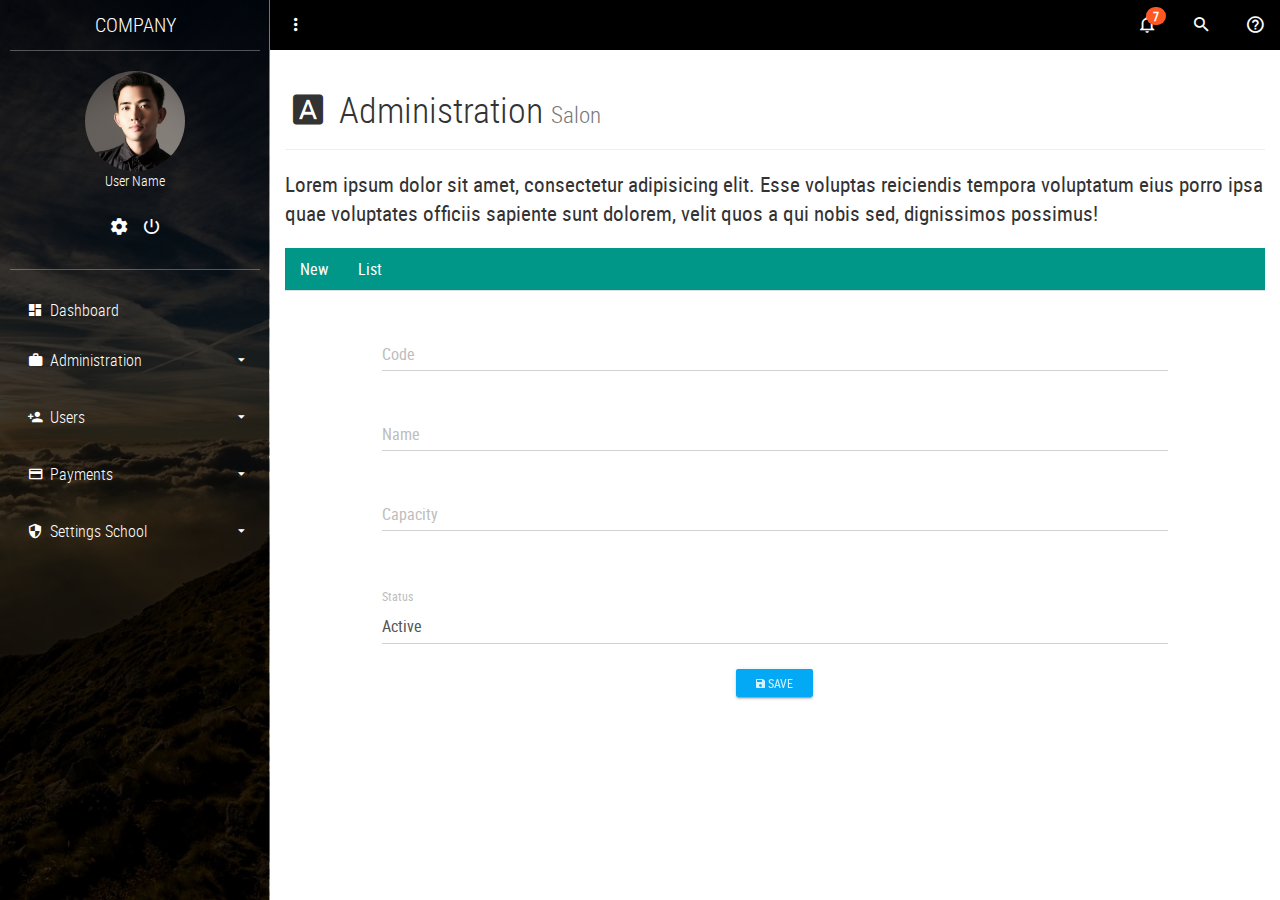
<file: Prueba_Habilitacion/salon.html>
<!DOCTYPE html>
<html lang="es">
<head>
	<title>Salon</title>
	<meta charset="UTF-8">
	<meta name="viewport" content="width=device-width, user-scalable=no, initial-scale=1.0, maximum-scale=1.0, minimum-scale=1.0">
	<link rel="stylesheet" href="./css/main.css">
</head>
<body>
	<!-- SideBar -->
	<section class="full-box cover dashboard-sideBar">
		<div class="full-box dashboard-sideBar-bg btn-menu-dashboard"></div>
		<div class="full-box dashboard-sideBar-ct">
			<!--SideBar Title -->
			<div class="full-box text-uppercase text-center text-titles dashboard-sideBar-title">
				company <i class="zmdi zmdi-close btn-menu-dashboard visible-xs"></i>
			</div>
			<!-- SideBar User info -->
			<div class="full-box dashboard-sideBar-UserInfo">
				<figure class="full-box">
					<img src="./assets/img/avatar.jpg" alt="UserIcon">
					<figcaption class="text-center text-titles">User Name</figcaption>
				</figure>
				<ul class="full-box list-unstyled text-center">
					<li>
						<a href="#!">
							<i class="zmdi zmdi-settings"></i>
						</a>
					</li>
					<li>
						<a href="#!" class="btn-exit-system">
							<i class="zmdi zmdi-power"></i>
						</a>
					</li>
				</ul>
			</div>
			<!-- SideBar Menu -->
			<ul class="list-unstyled full-box dashboard-sideBar-Menu">
				<li>
					<a href="home.html">
						<i class="zmdi zmdi-view-dashboard zmdi-hc-fw"></i> Dashboard
					</a>
				</li>
				<li>
					<a href="#!" class="btn-sideBar-SubMenu">
						<i class="zmdi zmdi-case zmdi-hc-fw"></i> Administration <i class="zmdi zmdi-caret-down pull-right"></i>
					</a>
					<ul class="list-unstyled full-box">
						<li>
							<a href="period.html"><i class="zmdi zmdi-timer zmdi-hc-fw"></i> Period</a>
						</li>
						<li>
							<a href="subject.html"><i class="zmdi zmdi-book zmdi-hc-fw"></i> Subject</a>
						</li>
						<li>
							<a href="section.html"><i class="zmdi zmdi-graduation-cap zmdi-hc-fw"></i> Section</a>
						</li>
						<li>
							<a href="salon.html"><i class="zmdi zmdi-font zmdi-hc-fw"></i> Salon</a>
						</li>
					</ul>
				</li>
				<li>
					<a href="#!" class="btn-sideBar-SubMenu">
						<i class="zmdi zmdi-account-add zmdi-hc-fw"></i> Users <i class="zmdi zmdi-caret-down pull-right"></i>
					</a>
					<ul class="list-unstyled full-box">
						<li>
							<a href="admin.html"><i class="zmdi zmdi-account zmdi-hc-fw"></i> Admin</a>
						</li>
						<li>
							<a href="teacher.html"><i class="zmdi zmdi-male-alt zmdi-hc-fw"></i> Teacher</a>
						</li>
						<li>
							<a href="student.html"><i class="zmdi zmdi-face zmdi-hc-fw"></i> Student</a>
						</li>
						<li>
							<a href="representative.html"><i class="zmdi zmdi-male-female zmdi-hc-fw"></i> Representative</a>
						</li>
					</ul>
				</li>
				<li>
					<a href="#!" class="btn-sideBar-SubMenu">
						<i class="zmdi zmdi-card zmdi-hc-fw"></i> Payments <i class="zmdi zmdi-caret-down pull-right"></i>
					</a>
					<ul class="list-unstyled full-box">
						<li>
							<a href="registration.html"><i class="zmdi zmdi-money-box zmdi-hc-fw"></i> Registration</a>
						</li>
						<li>
							<a href="payments.html"><i class="zmdi zmdi-money zmdi-hc-fw"></i> Payments</a>
						</li>
					</ul>
				</li>
				<li>
					<a href="#!" class="btn-sideBar-SubMenu">
						<i class="zmdi zmdi-shield-security zmdi-hc-fw"></i> Settings School <i class="zmdi zmdi-caret-down pull-right"></i>
					</a>
					<ul class="list-unstyled full-box">
						<li>
							<a href="school.html"><i class="zmdi zmdi-balance zmdi-hc-fw"></i> School Data</a>
						</li>
					</ul>
				</li>
			</ul>
		</div>
	</section>

	<!-- Content page-->
	<section class="full-box dashboard-contentPage">
		<!-- NavBar -->
		<nav class="full-box dashboard-Navbar">
			<ul class="full-box list-unstyled text-right">
				<li class="pull-left">
					<a href="#!" class="btn-menu-dashboard"><i class="zmdi zmdi-more-vert"></i></a>
				</li>
				<li>
					<a href="#!" class="btn-Notifications-area">
						<i class="zmdi zmdi-notifications-none"></i>
						<span class="badge">7</span>
					</a>
				</li>
				<li>
					<a href="#!" class="btn-search">
						<i class="zmdi zmdi-search"></i>
					</a>
				</li>
				<li>
					<a href="#!" class="btn-modal-help">
						<i class="zmdi zmdi-help-outline"></i>
					</a>
				</li>
			</ul>
		</nav>
		<!-- Content page -->
		<div class="container-fluid">
			<div class="page-header">
			  <h1 class="text-titles"><i class="zmdi zmdi-font zmdi-hc-fw"></i> Administration <small>Salon</small></h1>
			</div>
			<p class="lead">Lorem ipsum dolor sit amet, consectetur adipisicing elit. Esse voluptas reiciendis tempora voluptatum eius porro ipsa quae voluptates officiis sapiente sunt dolorem, velit quos a qui nobis sed, dignissimos possimus!</p>
		</div>
		<div class="container-fluid">
			<div class="row">
				<div class="col-xs-12">
					<ul class="nav nav-tabs" style="margin-bottom: 15px;">
					  	<li class="active"><a href="#new" data-toggle="tab">New</a></li>
					  	<li><a href="#list" data-toggle="tab">List</a></li>
					</ul>
					<div id="myTabContent" class="tab-content">
						<div class="tab-pane fade active in" id="new">
							<div class="container-fluid">
								<div class="row">
									<div class="col-xs-12 col-md-10 col-md-offset-1">
									    <form action="">
									    	<div class="form-group label-floating">
											  <label class="control-label">Code</label>
											  <input class="form-control" type="text">
											</div>
									    	<div class="form-group label-floating">
											  <label class="control-label">Name</label>
											  <input class="form-control" type="text">
											</div>
											<div class="form-group label-floating">
											  <label class="control-label">Capacity</label>
											  <input class="form-control" type="text">
											</div>
											<div class="form-group">
										      <label class="control-label">Status</label>
										        <select class="form-control">
										          <option>Active</option>
										          <option>Disable</option>
										        </select>
										    </div>
										    <p class="text-center">
										    	<button href="#!" class="btn btn-info btn-raised btn-sm"><i class="zmdi zmdi-floppy"></i> Save</button>
										    </p>
									    </form>
									</div>
								</div>
							</div>
						</div>
					  	<div class="tab-pane fade" id="list">
							<div class="table-responsive">
								<table class="table table-hover text-center">
									<thead>
										<tr>
											<th class="text-center">#</th>
											<th class="text-center">Code</th>
											<th class="text-center">Name</th>
											<th class="text-center">Capacity</th>
											<th class="text-center">Status</th>
											<th class="text-center">Update</th>
											<th class="text-center">Delete</th>
										</tr>
									</thead>
									<tbody>
										<tr>
											<td>1</td>
											<td>001</td>
											<td>Classroom 1</td>
											<td>40</td>
											<td>Active</td>
											<td><a href="#!" class="btn btn-success btn-raised btn-xs"><i class="zmdi zmdi-refresh"></i></a></td>
											<td><a href="#!" class="btn btn-danger btn-raised btn-xs"><i class="zmdi zmdi-delete"></i></a></td>
										</tr>
										<tr>
											<td>2</td>
											<td>002</td>
											<td>Classroom 2</td>
											<td>30</td>
											<td>Active</td>
											<td><a href="#!" class="btn btn-success btn-raised btn-xs"><i class="zmdi zmdi-refresh"></i></a></td>
											<td><a href="#!" class="btn btn-danger btn-raised btn-xs"><i class="zmdi zmdi-delete"></i></a></td>
										</tr>
										<tr>
											<td>3</td>
											<td>003</td>
											<td>Classroom 3</td>
											<td>50</td>
											<td>Active</td>
											<td><a href="#!" class="btn btn-success btn-raised btn-xs"><i class="zmdi zmdi-refresh"></i></a></td>
											<td><a href="#!" class="btn btn-danger btn-raised btn-xs"><i class="zmdi zmdi-delete"></i></a></td>
										</tr>
									</tbody>
								</table>
								<ul class="pagination pagination-sm">
								  	<li class="disabled"><a href="#!">«</a></li>
								  	<li class="active"><a href="#!">1</a></li>
								  	<li><a href="#!">2</a></li>
								  	<li><a href="#!">3</a></li>
								  	<li><a href="#!">4</a></li>
								  	<li><a href="#!">5</a></li>
								  	<li><a href="#!">»</a></li>
								</ul>
							</div>
					  	</div>
					</div>
				</div>
			</div>
		</div>
	</section>

	<!-- Notifications area -->
	<section class="full-box Notifications-area">
		<div class="full-box Notifications-bg btn-Notifications-area"></div>
		<div class="full-box Notifications-body">
			<div class="Notifications-body-title text-titles text-center">
				Notifications <i class="zmdi zmdi-close btn-Notifications-area"></i>
			</div>
			<div class="list-group">
			  	<div class="list-group-item">
				    <div class="row-action-primary">
				      	<i class="zmdi zmdi-alert-triangle"></i>
				    </div>
				    <div class="row-content">
				      	<div class="least-content">17m</div>
				      	<h4 class="list-group-item-heading">Tile with a label</h4>
				      	<p class="list-group-item-text">Donec id elit non mi porta gravida at eget metus.</p>
				    </div>
			  	</div>
			  	<div class="list-group-separator"></div>
			  	<div class="list-group-item">
				    <div class="row-action-primary">
				      	<i class="zmdi zmdi-alert-octagon"></i>
				    </div>
				    <div class="row-content">
				      	<div class="least-content">15m</div>
				      	<h4 class="list-group-item-heading">Tile with a label</h4>
				      	<p class="list-group-item-text">Donec id elit non mi porta gravida at eget metus.</p>
				    </div>
			  	</div>
			  	<div class="list-group-separator"></div>
				<div class="list-group-item">
				    <div class="row-action-primary">
				      	<i class="zmdi zmdi-help"></i>
				    </div>
				    <div class="row-content">
				      	<div class="least-content">10m</div>
				      	<h4 class="list-group-item-heading">Tile with a label</h4>
				      	<p class="list-group-item-text">Maecenas sed diam eget risus varius blandit.</p>
				    </div>
				</div>
			  	<div class="list-group-separator"></div>
			  	<div class="list-group-item">
				    <div class="row-action-primary">
				      	<i class="zmdi zmdi-info"></i>
				    </div>
				    <div class="row-content">
				      	<div class="least-content">8m</div>
				      	<h4 class="list-group-item-heading">Tile with a label</h4>
				      	<p class="list-group-item-text">Maecenas sed diam eget risus varius blandit.</p>
				    </div>
			  	</div>
			</div>

		</div>
	</section>

	<!-- Dialog help -->
	<div class="modal fade" tabindex="-1" role="dialog" id="Dialog-Help">
	  	<div class="modal-dialog" role="document">
		    <div class="modal-content">
			    <div class="modal-header">
			        <button type="button" class="close" data-dismiss="modal" aria-label="Close"><span aria-hidden="true">&times;</span></button>
			    	<h4 class="modal-title">Help</h4>
			    </div>
			    <div class="modal-body">
			        <p>
			        	Lorem ipsum dolor sit amet, consectetur adipisicing elit. Nesciunt beatae esse velit ipsa sunt incidunt aut voluptas, nihil reiciendis maiores eaque hic vitae saepe voluptatibus. Ratione veritatis a unde autem!
			        </p>
			    </div>
		      	<div class="modal-footer">
		        	<button type="button" class="btn btn-primary btn-raised" data-dismiss="modal"><i class="zmdi zmdi-thumb-up"></i> Ok</button>
		      	</div>
		    </div>
	  	</div>
	</div>
	<!--====== Scripts -->
	<script src="./js/jquery-3.1.1.min.js"></script>
	<script src="./js/sweetalert2.min.js"></script>
	<script src="./js/bootstrap.min.js"></script>
	<script src="./js/material.min.js"></script>
	<script src="./js/ripples.min.js"></script>
	<script src="./js/jquery.mCustomScrollbar.concat.min.js"></script>
	<script src="./js/main.js"></script>
	<script>
		$.material.init();
	</script>
</body>
</html>
</file>
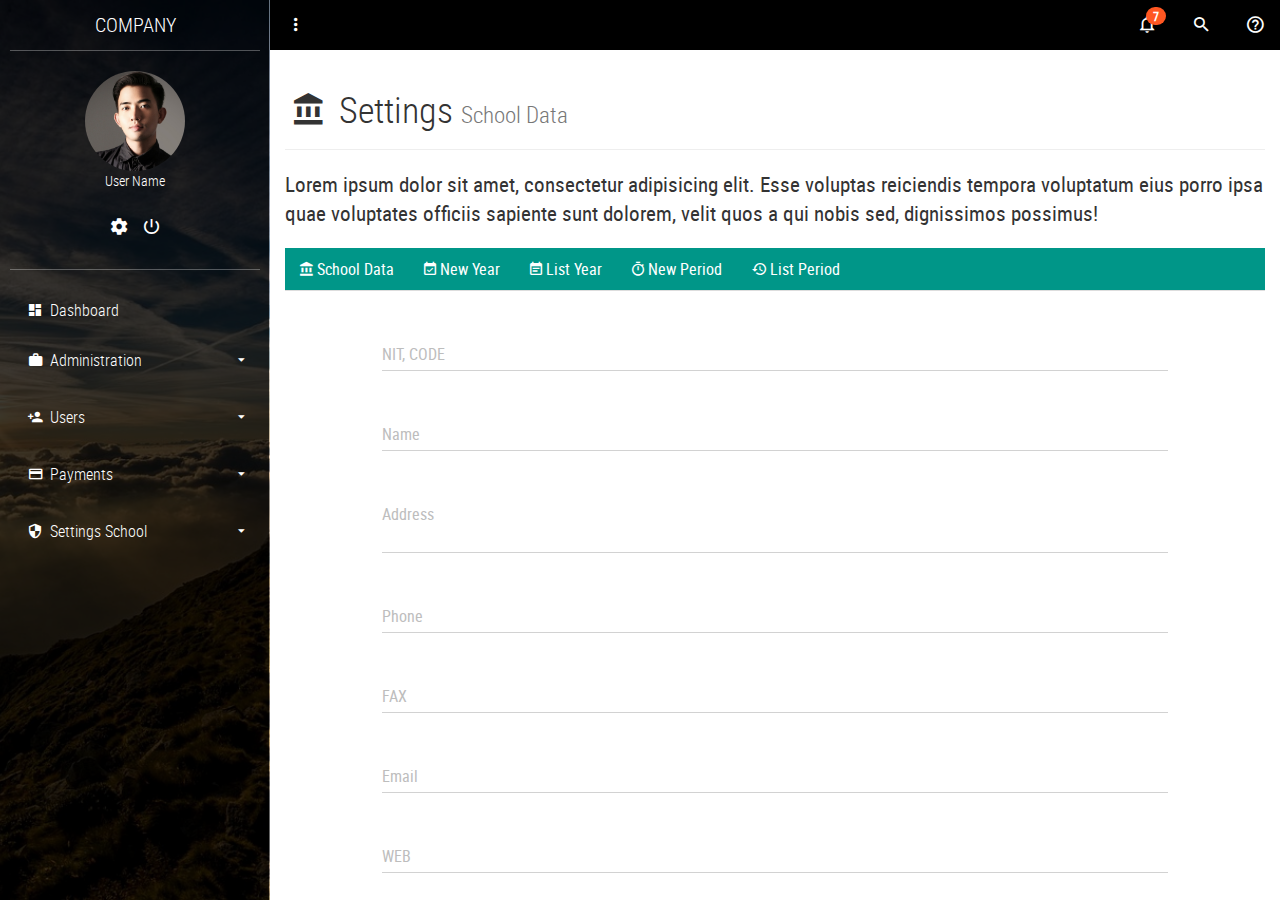
<file: Prueba_Habilitacion/school.html>
<!DOCTYPE html>
<html lang="es">
<head>
	<title>School</title>
	<meta charset="UTF-8">
	<meta name="viewport" content="width=device-width, user-scalable=no, initial-scale=1.0, maximum-scale=1.0, minimum-scale=1.0">
	<link rel="stylesheet" href="./css/main.css">
</head>
<body>
	<!-- SideBar -->
	<section class="full-box cover dashboard-sideBar">
		<div class="full-box dashboard-sideBar-bg btn-menu-dashboard"></div>
		<div class="full-box dashboard-sideBar-ct">
			<!--SideBar Title -->
			<div class="full-box text-uppercase text-center text-titles dashboard-sideBar-title">
				company <i class="zmdi zmdi-close btn-menu-dashboard visible-xs"></i>
			</div>
			<!-- SideBar User info -->
			<div class="full-box dashboard-sideBar-UserInfo">
				<figure class="full-box">
					<img src="./assets/img/avatar.jpg" alt="UserIcon">
					<figcaption class="text-center text-titles">User Name</figcaption>
				</figure>
				<ul class="full-box list-unstyled text-center">
					<li>
						<a href="#!">
							<i class="zmdi zmdi-settings"></i>
						</a>
					</li>
					<li>
						<a href="#!" class="btn-exit-system">
							<i class="zmdi zmdi-power"></i>
						</a>
					</li>
				</ul>
			</div>
			<!-- SideBar Menu -->
			<ul class="list-unstyled full-box dashboard-sideBar-Menu">
				<li>
					<a href="home.html">
						<i class="zmdi zmdi-view-dashboard zmdi-hc-fw"></i> Dashboard
					</a>
				</li>
				<li>
					<a href="#!" class="btn-sideBar-SubMenu">
						<i class="zmdi zmdi-case zmdi-hc-fw"></i> Administration <i class="zmdi zmdi-caret-down pull-right"></i>
					</a>
					<ul class="list-unstyled full-box">
						<li>
							<a href="period.html"><i class="zmdi zmdi-timer zmdi-hc-fw"></i> Period</a>
						</li>
						<li>
							<a href="subject.html"><i class="zmdi zmdi-book zmdi-hc-fw"></i> Subject</a>
						</li>
						<li>
							<a href="section.html"><i class="zmdi zmdi-graduation-cap zmdi-hc-fw"></i> Section</a>
						</li>
						<li>
							<a href="salon.html"><i class="zmdi zmdi-font zmdi-hc-fw"></i> Salon</a>
						</li>
					</ul>
				</li>
				<li>
					<a href="#!" class="btn-sideBar-SubMenu">
						<i class="zmdi zmdi-account-add zmdi-hc-fw"></i> Users <i class="zmdi zmdi-caret-down pull-right"></i>
					</a>
					<ul class="list-unstyled full-box">
						<li>
							<a href="admin.html"><i class="zmdi zmdi-account zmdi-hc-fw"></i> Admin</a>
						</li>
						<li>
							<a href="teacher.html"><i class="zmdi zmdi-male-alt zmdi-hc-fw"></i> Teacher</a>
						</li>
						<li>
							<a href="student.html"><i class="zmdi zmdi-face zmdi-hc-fw"></i> Student</a>
						</li>
						<li>
							<a href="representative.html"><i class="zmdi zmdi-male-female zmdi-hc-fw"></i> Representative</a>
						</li>
					</ul>
				</li>
				<li>
					<a href="#!" class="btn-sideBar-SubMenu">
						<i class="zmdi zmdi-card zmdi-hc-fw"></i> Payments <i class="zmdi zmdi-caret-down pull-right"></i>
					</a>
					<ul class="list-unstyled full-box">
						<li>
							<a href="registration.html"><i class="zmdi zmdi-money-box zmdi-hc-fw"></i> Registration</a>
						</li>
						<li>
							<a href="payments.html"><i class="zmdi zmdi-money zmdi-hc-fw"></i> Payments</a>
						</li>
					</ul>
				</li>
				<li>
					<a href="#!" class="btn-sideBar-SubMenu">
						<i class="zmdi zmdi-shield-security zmdi-hc-fw"></i> Settings School <i class="zmdi zmdi-caret-down pull-right"></i>
					</a>
					<ul class="list-unstyled full-box">
						<li>
							<a href="school.html"><i class="zmdi zmdi-balance zmdi-hc-fw"></i> School Data</a>
						</li>
					</ul>
				</li>
			</ul>
		</div>
	</section>

	<!-- Content page-->
	<section class="full-box dashboard-contentPage">
		<!-- NavBar -->
		<nav class="full-box dashboard-Navbar">
			<ul class="full-box list-unstyled text-right">
				<li class="pull-left">
					<a href="#!" class="btn-menu-dashboard"><i class="zmdi zmdi-more-vert"></i></a>
				</li>
				<li>
					<a href="#!" class="btn-Notifications-area">
						<i class="zmdi zmdi-notifications-none"></i>
						<span class="badge">7</span>
					</a>
				</li>
				<li>
					<a href="#!" class="btn-search">
						<i class="zmdi zmdi-search"></i>
					</a>
				</li>
				<li>
					<a href="#!" class="btn-modal-help">
						<i class="zmdi zmdi-help-outline"></i>
					</a>
				</li>
			</ul>
		</nav>
		<!-- Content page -->
		<div class="container-fluid">
			<div class="page-header">
			  <h1 class="text-titles"><i class="zmdi zmdi-balance zmdi-hc-fw"></i> Settings <small>School Data</small></h1>
			</div>
			<p class="lead">Lorem ipsum dolor sit amet, consectetur adipisicing elit. Esse voluptas reiciendis tempora voluptatum eius porro ipsa quae voluptates officiis sapiente sunt dolorem, velit quos a qui nobis sed, dignissimos possimus!</p>
		</div>
		<div class="container-fluid">
			<div class="row">
				<div class="col-xs-12">
					<ul class="nav nav-tabs" style="margin-bottom: 15px;">
					  	<li class="active"><a href="#newSchool" data-toggle="tab"><i class="zmdi zmdi-balance"></i> School Data</a></li>
					  	<li><a href="#newYear" data-toggle="tab"><i class="zmdi zmdi-calendar-check"></i> New Year</a></li>
					  	<li><a href="#listYear" data-toggle="tab"><i class="zmdi zmdi-calendar-note"></i> List Year</a></li>
					  	<li><a href="#newPeriod" data-toggle="tab"><i class="zmdi zmdi-timer"></i> New Period</a></li>
					  	<li><a href="#listPeriod" data-toggle="tab"><i class="zmdi zmdi-time-restore"></i> List Period</a></li>
					</ul>
					<div class="tab-content">
						<div class="tab-pane fade active in" id="newSchool">
							<div class="container-fluid">
								<div class="row">
									<div class="col-xs-12 col-md-10 col-md-offset-1">
									    <form action="">
									    	<div class="form-group label-floating">
											  <label class="control-label">NIT, CODE</label>
											  <input class="form-control" type="text">
											</div>
											<div class="form-group label-floating">
											  <label class="control-label">Name</label>
											  <input class="form-control" type="text">
											</div>
											<div class="form-group label-floating">
											  <label class="control-label">Address</label>
											  <textarea class="form-control"></textarea>
											</div>
											<div class="form-group label-floating">
											  <label class="control-label">Phone</label>
											  <input class="form-control" type="text">
											</div>
											<div class="form-group label-floating">
											  <label class="control-label">FAX</label>
											  <input class="form-control" type="text">
											</div>
											<div class="form-group label-floating">
											  <label class="control-label">Email</label>
											  <input class="form-control" type="text">
											</div>
											<div class="form-group label-floating">
											  <label class="control-label">WEB</label>
											  <input class="form-control" type="text">
											</div>
											<div class="form-group label-floating">
											  <label class="control-label">Country</label>
											  <input class="form-control" type="text">
											</div>
											<div class="form-group label-floating">
											  <label class="control-label">City</label>
											  <input class="form-control" type="text">
											</div>
											<div class="form-group label-floating">
											  <label class="control-label">Coin</label>
											  <input class="form-control" type="text">
											</div>
											<div class="form-group label-floating">
											  <label class="control-label">Max Score</label>
											  <input class="form-control" type="text">
											</div>
											<div class="form-group label-floating">
											  <label class="control-label">Min Score</label>
											  <input class="form-control" type="text">
											</div>
											<div class="form-group">
										        <label class="control-label">Year</label>
										        <select class="form-control">
										          	<option>2017</option>
										          	<option>2016</option>
										          	<option>2015</option>
										        </select>
										    </div>
											<div class="form-group">
										      <label class="control-label">School Logo</label>
										      <div>
										        <input type="text" readonly="" class="form-control" placeholder="Browse...">
										        <input type="file" >
										      </div>
										    </div>
										    <p class="text-center">
										    	<button href="#!" class="btn btn-info btn-raised btn-sm"><i class="zmdi zmdi-floppy"></i> Save</button>
										    </p>
									    </form>
									</div>
								</div>
							</div>
						</div>
						<div class="tab-pane fade" id="newYear">
							<div class="container-fluid">
								<div class="row">
									<div class="col-xs-12 col-md-10 col-md-offset-1">
									    <form action="">
									    	<div class="form-group label-floating">
											  <label class="control-label">Year</label>
											  <input class="form-control" type="text">
											</div>
											<div class="form-group">
											  <label class="control-label">Start Date</label>
											  <input class="form-control" type="date">
											</div>
											<div class="form-group">
											  <label class="control-label">End Date</label>
											  <input class="form-control" type="date">
											</div>
										    <p class="text-center">
										    	<button href="#!" class="btn btn-info btn-raised btn-sm"><i class="zmdi zmdi-floppy"></i> Save</button>
										    </p>
									    </form>
									</div>
								</div>
							</div>
						</div>
					  	<div class="tab-pane fade" id="listYear">
							<div class="table-responsive">
								<table class="table table-hover text-center">
									<thead>
										<tr>
											<th class="text-center">#</th>
											<th class="text-center">Year</th>
											<th class="text-center">Start Date</th>
											<th class="text-center">End Date</th>
											<th class="text-center">Update</th>
											<th class="text-center">Delete</th>
										</tr>
									</thead>
									<tbody>
										<tr>
											<td>1</td>
											<td>2017</td>
											<td>23/01/2017</td>
											<td>07/11/2017</td>
											<td><a href="#!" class="btn btn-success btn-raised btn-xs"><i class="zmdi zmdi-refresh"></i></a></td>
											<td><a href="#!" class="btn btn-danger btn-raised btn-xs"><i class="zmdi zmdi-delete"></i></a></td>
										</tr>
										<tr>
											<td>2</td>
											<td>2016</td>
											<td>23/01/2016</td>
											<td>07/11/2016</td>
											<td><a href="#!" class="btn btn-success btn-raised btn-xs"><i class="zmdi zmdi-refresh"></i></a></td>
											<td><a href="#!" class="btn btn-danger btn-raised btn-xs"><i class="zmdi zmdi-delete"></i></a></td>
										</tr>
										<tr>
											<td>3</td>
											<td>2015</td>
											<td>23/01/2015</td>
											<td>07/11/2015</td>
											<td><a href="#!" class="btn btn-success btn-raised btn-xs"><i class="zmdi zmdi-refresh"></i></a></td>
											<td><a href="#!" class="btn btn-danger btn-raised btn-xs"><i class="zmdi zmdi-delete"></i></a></td>
										</tr>
									</tbody>
								</table>
								<ul class="pagination pagination-sm">
								  	<li class="disabled"><a href="#!">«</a></li>
								  	<li class="active"><a href="#!">1</a></li>
								  	<li><a href="#!">2</a></li>
								  	<li><a href="#!">3</a></li>
								  	<li><a href="#!">4</a></li>
								  	<li><a href="#!">5</a></li>
								  	<li><a href="#!">»</a></li>
								</ul>
							</div>
					  	</div>
					  	<div class="tab-pane fade" id="newPeriod">
							<div class="container-fluid">
								<div class="row">
									<div class="col-xs-12 col-md-10 col-md-offset-1">
									    <form action="">
									    	<div class="form-group label-floating">
											  <label class="control-label">Name</label>
											  <input class="form-control" type="text">
											</div>
											<div class="form-group label-floating">
											  <label class="control-label">Status</label>
											  <input class="form-control" type="text">
											</div>
											<div class="form-group">
											  <label class="control-label">Start Date</label>
											  <input class="form-control" type="date">
											</div>
											<div class="form-group">
											  <label class="control-label">End Date</label>
											  <input class="form-control" type="date">
											</div>
											<div class="form-group label-floating">
											  <label class="control-label">Amount</label>
											  <input class="form-control" type="text">
											</div>
											<div class="form-group">
										        <label class="control-label">Year</label>
										        <select class="form-control">
										          	<option>2017</option>
										          	<option>2016</option>
										          	<option>2015</option>
										        </select>
										    </div>
										    <p class="text-center">
										    	<button href="#!" class="btn btn-info btn-raised btn-sm"><i class="zmdi zmdi-floppy"></i> Save</button>
										    </p>
									    </form>
									</div>
								</div>
							</div>
						</div>
					  	<div class="tab-pane fade" id="listPeriod">
							<div class="table-responsive">
								<table class="table table-hover text-center">
									<thead>
										<tr>
											<th class="text-center">#</th>
											<th class="text-center">Name</th>
											<th class="text-center">Status</th>
											<th class="text-center">Start Date</th>
											<th class="text-center">End Date</th>
											<th class="text-center">Amount</th>
											<th class="text-center">Year</th>
											<th class="text-center">Update</th>
											<th class="text-center">Delete</th>
										</tr>
									</thead>
									<tbody>
										<tr>
											<td>1</td>
											<td>Period 1</td>
											<td>Active</td>
											<td>23/01/2017</td>
											<td>23/03/2017</td>
											<td>$40</td>
											<td>2017</td>
											<td><a href="#!" class="btn btn-success btn-raised btn-xs"><i class="zmdi zmdi-refresh"></i></a></td>
											<td><a href="#!" class="btn btn-danger btn-raised btn-xs"><i class="zmdi zmdi-delete"></i></a></td>
										</tr>
										<tr>
											<td>2</td>
											<td>Period 2</td>
											<td>Active</td>
											<td>24/03/2017</td>
											<td>23/06/2017</td>
											<td>$40</td>
											<td>2017</td>
											<td><a href="#!" class="btn btn-success btn-raised btn-xs"><i class="zmdi zmdi-refresh"></i></a></td>
											<td><a href="#!" class="btn btn-danger btn-raised btn-xs"><i class="zmdi zmdi-delete"></i></a></td>
										</tr>
										<tr>
											<td>3</td>
											<td>Period 3</td>
											<td>Active</td>
											<td>24/06/2017</td>
											<td>23/09/2017</td>
											<td>$40</td>
											<td>2017</td>
											<td><a href="#!" class="btn btn-success btn-raised btn-xs"><i class="zmdi zmdi-refresh"></i></a></td>
											<td><a href="#!" class="btn btn-danger btn-raised btn-xs"><i class="zmdi zmdi-delete"></i></a></td>
										</tr>
									</tbody>
								</table>
								<ul class="pagination pagination-sm">
								  	<li class="disabled"><a href="#!">«</a></li>
								  	<li class="active"><a href="#!">1</a></li>
								  	<li><a href="#!">2</a></li>
								  	<li><a href="#!">3</a></li>
								  	<li><a href="#!">4</a></li>
								  	<li><a href="#!">5</a></li>
								  	<li><a href="#!">»</a></li>
								</ul>
							</div>
					  	</div>
					</div>
				</div>
			</div>
		</div>
	</section>

	<!-- Notifications area -->
	<section class="full-box Notifications-area">
		<div class="full-box Notifications-bg btn-Notifications-area"></div>
		<div class="full-box Notifications-body">
			<div class="Notifications-body-title text-titles text-center">
				Notifications <i class="zmdi zmdi-close btn-Notifications-area"></i>
			</div>
			<div class="list-group">
			  	<div class="list-group-item">
				    <div class="row-action-primary">
				      	<i class="zmdi zmdi-alert-triangle"></i>
				    </div>
				    <div class="row-content">
				      	<div class="least-content">17m</div>
				      	<h4 class="list-group-item-heading">Tile with a label</h4>
				      	<p class="list-group-item-text">Donec id elit non mi porta gravida at eget metus.</p>
				    </div>
			  	</div>
			  	<div class="list-group-separator"></div>
			  	<div class="list-group-item">
				    <div class="row-action-primary">
				      	<i class="zmdi zmdi-alert-octagon"></i>
				    </div>
				    <div class="row-content">
				      	<div class="least-content">15m</div>
				      	<h4 class="list-group-item-heading">Tile with a label</h4>
				      	<p class="list-group-item-text">Donec id elit non mi porta gravida at eget metus.</p>
				    </div>
			  	</div>
			  	<div class="list-group-separator"></div>
				<div class="list-group-item">
				    <div class="row-action-primary">
				      	<i class="zmdi zmdi-help"></i>
				    </div>
				    <div class="row-content">
				      	<div class="least-content">10m</div>
				      	<h4 class="list-group-item-heading">Tile with a label</h4>
				      	<p class="list-group-item-text">Maecenas sed diam eget risus varius blandit.</p>
				    </div>
				</div>
			  	<div class="list-group-separator"></div>
			  	<div class="list-group-item">
				    <div class="row-action-primary">
				      	<i class="zmdi zmdi-info"></i>
				    </div>
				    <div class="row-content">
				      	<div class="least-content">8m</div>
				      	<h4 class="list-group-item-heading">Tile with a label</h4>
				      	<p class="list-group-item-text">Maecenas sed diam eget risus varius blandit.</p>
				    </div>
			  	</div>
			</div>

		</div>
	</section>

	<!-- Dialog help -->
	<div class="modal fade" tabindex="-1" role="dialog" id="Dialog-Help">
	  	<div class="modal-dialog" role="document">
		    <div class="modal-content">
			    <div class="modal-header">
			        <button type="button" class="close" data-dismiss="modal" aria-label="Close"><span aria-hidden="true">&times;</span></button>
			    	<h4 class="modal-title">Help</h4>
			    </div>
			    <div class="modal-body">
			        <p>
			        	Lorem ipsum dolor sit amet, consectetur adipisicing elit. Nesciunt beatae esse velit ipsa sunt incidunt aut voluptas, nihil reiciendis maiores eaque hic vitae saepe voluptatibus. Ratione veritatis a unde autem!
			        </p>
			    </div>
		      	<div class="modal-footer">
		        	<button type="button" class="btn btn-primary btn-raised" data-dismiss="modal"><i class="zmdi zmdi-thumb-up"></i> Ok</button>
		      	</div>
		    </div>
	  	</div>
	</div>
	<!--====== Scripts -->
	<script src="./js/jquery-3.1.1.min.js"></script>
	<script src="./js/sweetalert2.min.js"></script>
	<script src="./js/bootstrap.min.js"></script>
	<script src="./js/material.min.js"></script>
	<script src="./js/ripples.min.js"></script>
	<script src="./js/jquery.mCustomScrollbar.concat.min.js"></script>
	<script src="./js/main.js"></script>
	<script>
		$.material.init();
	</script>
</body>
</html>
</file>
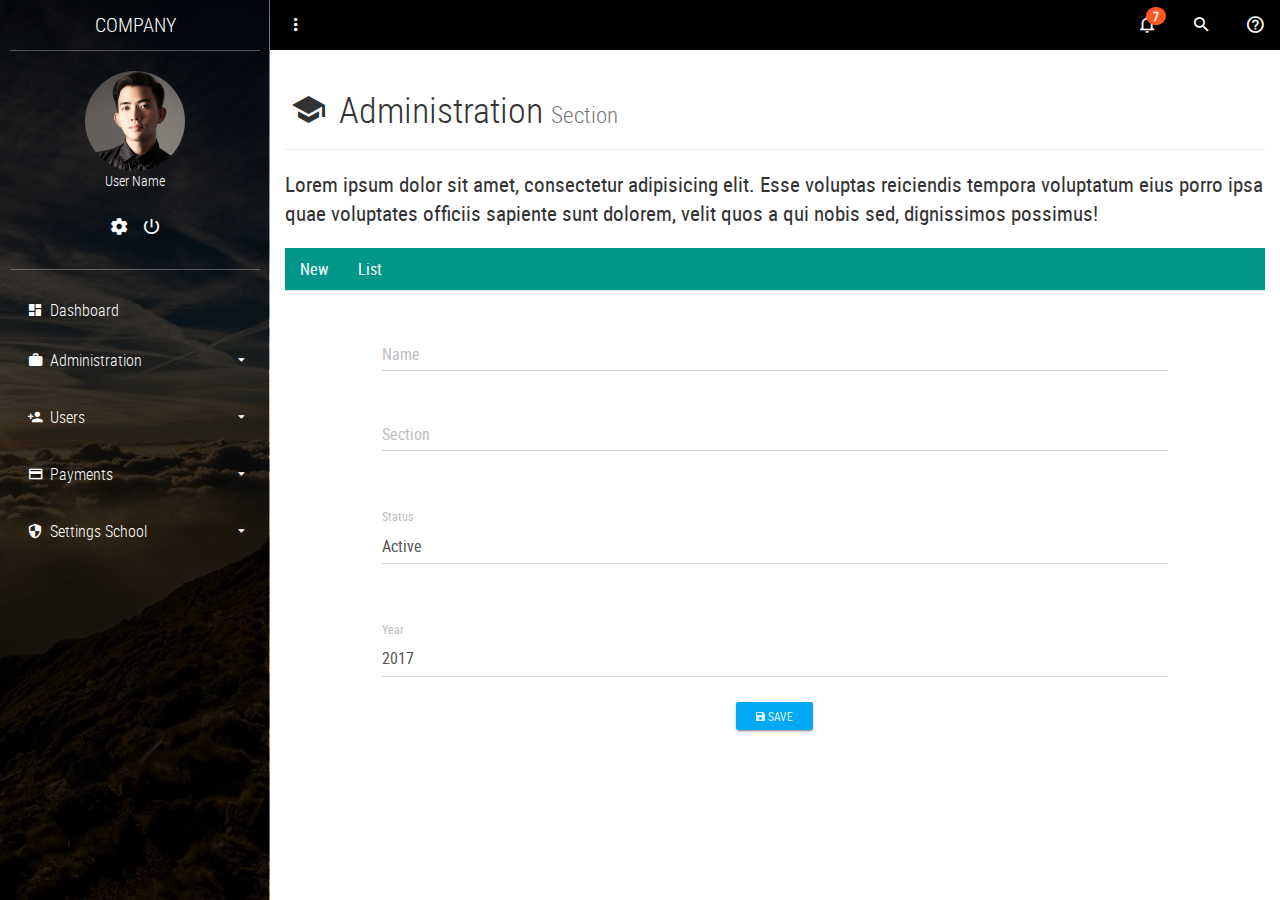
<file: Prueba_Habilitacion/section.html>
<!DOCTYPE html>
<html lang="es">
<head>
	<title>Section</title>
	<meta charset="UTF-8">
	<meta name="viewport" content="width=device-width, user-scalable=no, initial-scale=1.0, maximum-scale=1.0, minimum-scale=1.0">
	<link rel="stylesheet" href="./css/main.css">
</head>
<body>
	<!-- SideBar -->
	<section class="full-box cover dashboard-sideBar">
		<div class="full-box dashboard-sideBar-bg btn-menu-dashboard"></div>
		<div class="full-box dashboard-sideBar-ct">
			<!--SideBar Title -->
			<div class="full-box text-uppercase text-center text-titles dashboard-sideBar-title">
				company <i class="zmdi zmdi-close btn-menu-dashboard visible-xs"></i>
			</div>
			<!-- SideBar User info -->
			<div class="full-box dashboard-sideBar-UserInfo">
				<figure class="full-box">
					<img src="./assets/img/avatar.jpg" alt="UserIcon">
					<figcaption class="text-center text-titles">User Name</figcaption>
				</figure>
				<ul class="full-box list-unstyled text-center">
					<li>
						<a href="#!">
							<i class="zmdi zmdi-settings"></i>
						</a>
					</li>
					<li>
						<a href="#!" class="btn-exit-system">
							<i class="zmdi zmdi-power"></i>
						</a>
					</li>
				</ul>
			</div>
			<!-- SideBar Menu -->
			<ul class="list-unstyled full-box dashboard-sideBar-Menu">
				<li>
					<a href="home.html">
						<i class="zmdi zmdi-view-dashboard zmdi-hc-fw"></i> Dashboard
					</a>
				</li>
				<li>
					<a href="#!" class="btn-sideBar-SubMenu">
						<i class="zmdi zmdi-case zmdi-hc-fw"></i> Administration <i class="zmdi zmdi-caret-down pull-right"></i>
					</a>
					<ul class="list-unstyled full-box">
						<li>
							<a href="period.html"><i class="zmdi zmdi-timer zmdi-hc-fw"></i> Period</a>
						</li>
						<li>
							<a href="subject.html"><i class="zmdi zmdi-book zmdi-hc-fw"></i> Subject</a>
						</li>
						<li>
							<a href="section.html"><i class="zmdi zmdi-graduation-cap zmdi-hc-fw"></i> Section</a>
						</li>
						<li>
							<a href="salon.html"><i class="zmdi zmdi-font zmdi-hc-fw"></i> Salon</a>
						</li>
					</ul>
				</li>
				<li>
					<a href="#!" class="btn-sideBar-SubMenu">
						<i class="zmdi zmdi-account-add zmdi-hc-fw"></i> Users <i class="zmdi zmdi-caret-down pull-right"></i>
					</a>
					<ul class="list-unstyled full-box">
						<li>
							<a href="admin.html"><i class="zmdi zmdi-account zmdi-hc-fw"></i> Admin</a>
						</li>
						<li>
							<a href="teacher.html"><i class="zmdi zmdi-male-alt zmdi-hc-fw"></i> Teacher</a>
						</li>
						<li>
							<a href="student.html"><i class="zmdi zmdi-face zmdi-hc-fw"></i> Student</a>
						</li>
						<li>
							<a href="representative.html"><i class="zmdi zmdi-male-female zmdi-hc-fw"></i> Representative</a>
						</li>
					</ul>
				</li>
				<li>
					<a href="#!" class="btn-sideBar-SubMenu">
						<i class="zmdi zmdi-card zmdi-hc-fw"></i> Payments <i class="zmdi zmdi-caret-down pull-right"></i>
					</a>
					<ul class="list-unstyled full-box">
						<li>
							<a href="registration.html"><i class="zmdi zmdi-money-box zmdi-hc-fw"></i> Registration</a>
						</li>
						<li>
							<a href="payments.html"><i class="zmdi zmdi-money zmdi-hc-fw"></i> Payments</a>
						</li>
					</ul>
				</li>
				<li>
					<a href="#!" class="btn-sideBar-SubMenu">
						<i class="zmdi zmdi-shield-security zmdi-hc-fw"></i> Settings School <i class="zmdi zmdi-caret-down pull-right"></i>
					</a>
					<ul class="list-unstyled full-box">
						<li>
							<a href="school.html"><i class="zmdi zmdi-balance zmdi-hc-fw"></i> School Data</a>
						</li>
					</ul>
				</li>
			</ul>
		</div>
	</section>

	<!-- Content page-->
	<section class="full-box dashboard-contentPage">
		<!-- NavBar -->
		<nav class="full-box dashboard-Navbar">
			<ul class="full-box list-unstyled text-right">
				<li class="pull-left">
					<a href="#!" class="btn-menu-dashboard"><i class="zmdi zmdi-more-vert"></i></a>
				</li>
				<li>
					<a href="#!" class="btn-Notifications-area">
						<i class="zmdi zmdi-notifications-none"></i>
						<span class="badge">7</span>
					</a>
				</li>
				<li>
					<a href="#!" class="btn-search">
						<i class="zmdi zmdi-search"></i>
					</a>
				</li>
				<li>
					<a href="#!" class="btn-modal-help">
						<i class="zmdi zmdi-help-outline"></i>
					</a>
				</li>
			</ul>
		</nav>
		<!-- Content page -->
		<div class="container-fluid">
			<div class="page-header">
			  <h1 class="text-titles"><i class="zmdi zmdi-graduation-cap zmdi-hc-fw"></i> Administration <small>Section</small></h1>
			</div>
			<p class="lead">Lorem ipsum dolor sit amet, consectetur adipisicing elit. Esse voluptas reiciendis tempora voluptatum eius porro ipsa quae voluptates officiis sapiente sunt dolorem, velit quos a qui nobis sed, dignissimos possimus!</p>
		</div>
		<div class="container-fluid">
			<div class="row">
				<div class="col-xs-12">
					<ul class="nav nav-tabs" style="margin-bottom: 15px;">
					  	<li class="active"><a href="#new" data-toggle="tab">New</a></li>
					  	<li><a href="#list" data-toggle="tab">List</a></li>
					</ul>
					<div id="myTabContent" class="tab-content">
						<div class="tab-pane fade active in" id="new">
							<div class="container-fluid">
								<div class="row">
									<div class="col-xs-12 col-md-10 col-md-offset-1">
									    <form action="">
									    	<div class="form-group label-floating">
											  <label class="control-label">Name</label>
											  <input class="form-control" type="text">
											</div>
											<div class="form-group label-floating">
											  <label class="control-label">Section</label>
											  <input class="form-control" type="text">
											</div>
											<div class="form-group">
										      <label class="control-label">Status</label>
										        <select class="form-control">
										          <option>Active</option>
										          <option>Disable</option>
										        </select>
										    </div>
											<div class="form-group">
										      <label class="control-label">Year</label>
										        <select class="form-control">
										          <option>2017</option>
										          <option>2016</option>
										        </select>
										    </div>
										    <p class="text-center">
										    	<button href="#!" class="btn btn-info btn-raised btn-sm"><i class="zmdi zmdi-floppy"></i> Save</button>
										    </p>
									    </form>
									</div>
								</div>
							</div>
						</div>
					  	<div class="tab-pane fade" id="list">
							<div class="table-responsive">
								<table class="table table-hover text-center">
									<thead>
										<tr>
											<th class="text-center">#</th>
											<th class="text-center">Name</th>
											<th class="text-center">Section</th>
											<th class="text-center">Status</th>
											<th class="text-center">Year</th>
											<th class="text-center">Update</th>
											<th class="text-center">Delete</th>
										</tr>
									</thead>
									<tbody>
										<tr>
											<td>1</td>
											<td>First</td>
											<td>A</td>
											<td>Active</td>
											<td>2017</td>
											<td><a href="#!" class="btn btn-success btn-raised btn-xs"><i class="zmdi zmdi-refresh"></i></a></td>
											<td><a href="#!" class="btn btn-danger btn-raised btn-xs"><i class="zmdi zmdi-delete"></i></a></td>
										</tr>
										<tr>
											<td>2</td>
											<td>First</td>
											<td>B</td>
											<td>Active</td>
											<td>2017</td>
											<td><a href="#!" class="btn btn-success btn-raised btn-xs"><i class="zmdi zmdi-refresh"></i></a></td>
											<td><a href="#!" class="btn btn-danger btn-raised btn-xs"><i class="zmdi zmdi-delete"></i></a></td>
										</tr>
										<tr>
											<td>3</td>
											<td>Third</td>
											<td>A</td>
											<td>Active</td>
											<td>2017</td>
											<td><a href="#!" class="btn btn-success btn-raised btn-xs"><i class="zmdi zmdi-refresh"></i></a></td>
											<td><a href="#!" class="btn btn-danger btn-raised btn-xs"><i class="zmdi zmdi-delete"></i></a></td>
										</tr>
									</tbody>
								</table>
								<ul class="pagination pagination-sm">
								  	<li class="disabled"><a href="#!">«</a></li>
								  	<li class="active"><a href="#!">1</a></li>
								  	<li><a href="#!">2</a></li>
								  	<li><a href="#!">3</a></li>
								  	<li><a href="#!">4</a></li>
								  	<li><a href="#!">5</a></li>
								  	<li><a href="#!">»</a></li>
								</ul>
							</div>
					  	</div>
					</div>
				</div>
			</div>
		</div>
	</section>

	<!-- Notifications area -->
	<section class="full-box Notifications-area">
		<div class="full-box Notifications-bg btn-Notifications-area"></div>
		<div class="full-box Notifications-body">
			<div class="Notifications-body-title text-titles text-center">
				Notifications <i class="zmdi zmdi-close btn-Notifications-area"></i>
			</div>
			<div class="list-group">
			  	<div class="list-group-item">
				    <div class="row-action-primary">
				      	<i class="zmdi zmdi-alert-triangle"></i>
				    </div>
				    <div class="row-content">
				      	<div class="least-content">17m</div>
				      	<h4 class="list-group-item-heading">Tile with a label</h4>
				      	<p class="list-group-item-text">Donec id elit non mi porta gravida at eget metus.</p>
				    </div>
			  	</div>
			  	<div class="list-group-separator"></div>
			  	<div class="list-group-item">
				    <div class="row-action-primary">
				      	<i class="zmdi zmdi-alert-octagon"></i>
				    </div>
				    <div class="row-content">
				      	<div class="least-content">15m</div>
				      	<h4 class="list-group-item-heading">Tile with a label</h4>
				      	<p class="list-group-item-text">Donec id elit non mi porta gravida at eget metus.</p>
				    </div>
			  	</div>
			  	<div class="list-group-separator"></div>
				<div class="list-group-item">
				    <div class="row-action-primary">
				      	<i class="zmdi zmdi-help"></i>
				    </div>
				    <div class="row-content">
				      	<div class="least-content">10m</div>
				      	<h4 class="list-group-item-heading">Tile with a label</h4>
				      	<p class="list-group-item-text">Maecenas sed diam eget risus varius blandit.</p>
				    </div>
				</div>
			  	<div class="list-group-separator"></div>
			  	<div class="list-group-item">
				    <div class="row-action-primary">
				      	<i class="zmdi zmdi-info"></i>
				    </div>
				    <div class="row-content">
				      	<div class="least-content">8m</div>
				      	<h4 class="list-group-item-heading">Tile with a label</h4>
				      	<p class="list-group-item-text">Maecenas sed diam eget risus varius blandit.</p>
				    </div>
			  	</div>
			</div>

		</div>
	</section>

	<!-- Dialog help -->
	<div class="modal fade" tabindex="-1" role="dialog" id="Dialog-Help">
	  	<div class="modal-dialog" role="document">
		    <div class="modal-content">
			    <div class="modal-header">
			        <button type="button" class="close" data-dismiss="modal" aria-label="Close"><span aria-hidden="true">&times;</span></button>
			    	<h4 class="modal-title">Help</h4>
			    </div>
			    <div class="modal-body">
			        <p>
			        	Lorem ipsum dolor sit amet, consectetur adipisicing elit. Nesciunt beatae esse velit ipsa sunt incidunt aut voluptas, nihil reiciendis maiores eaque hic vitae saepe voluptatibus. Ratione veritatis a unde autem!
			        </p>
			    </div>
		      	<div class="modal-footer">
		        	<button type="button" class="btn btn-primary btn-raised" data-dismiss="modal"><i class="zmdi zmdi-thumb-up"></i> Ok</button>
		      	</div>
		    </div>
	  	</div>
	</div>
	<!--====== Scripts -->
	<script src="./js/jquery-3.1.1.min.js"></script>
	<script src="./js/sweetalert2.min.js"></script>
	<script src="./js/bootstrap.min.js"></script>
	<script src="./js/material.min.js"></script>
	<script src="./js/ripples.min.js"></script>
	<script src="./js/jquery.mCustomScrollbar.concat.min.js"></script>
	<script src="./js/main.js"></script>
	<script>
		$.material.init();
	</script>
</body>
</html>
</file>
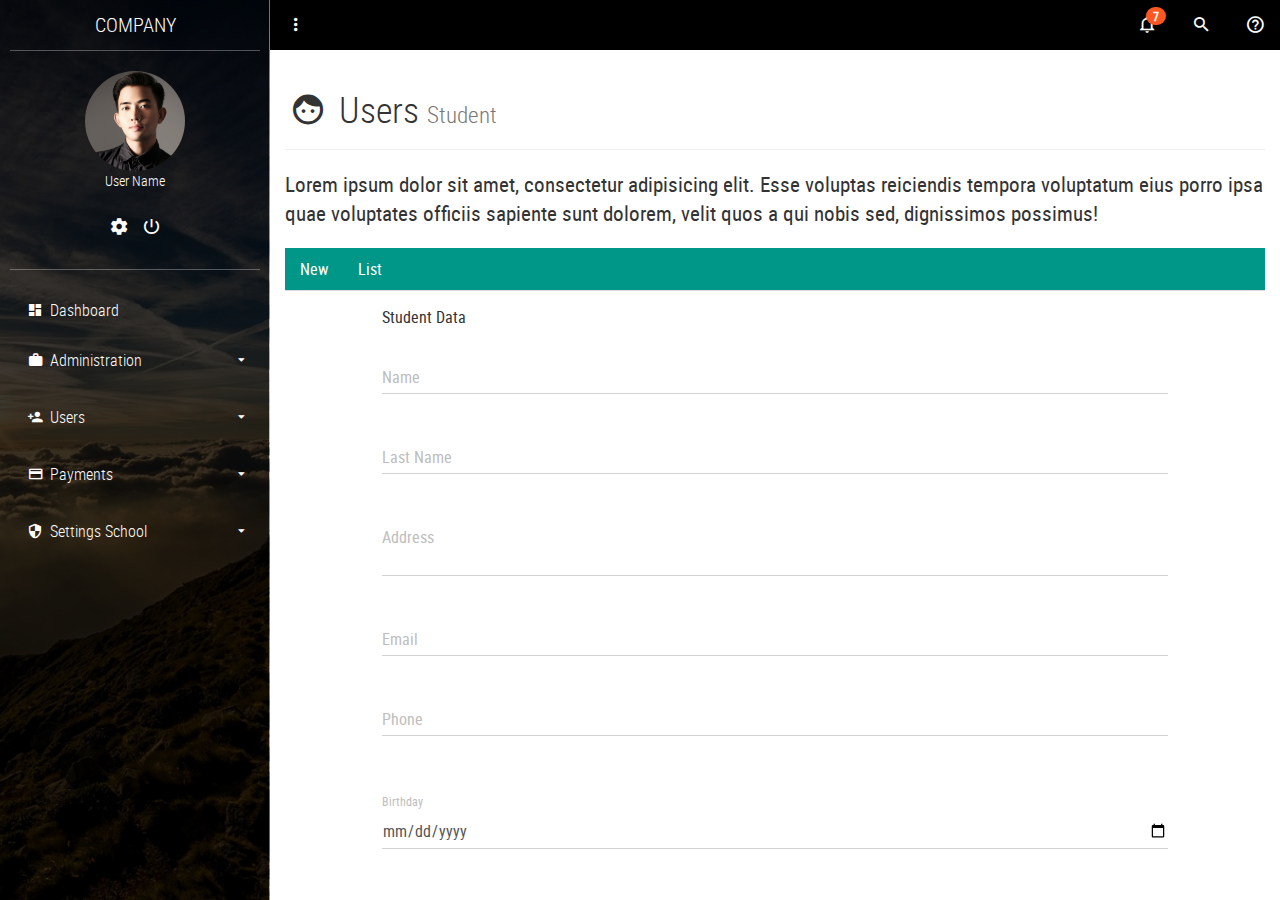
<file: Prueba_Habilitacion/student.html>
<!DOCTYPE html>
<html lang="es">
<head>
	<title>Student</title>
	<meta charset="UTF-8">
	<meta name="viewport" content="width=device-width, user-scalable=no, initial-scale=1.0, maximum-scale=1.0, minimum-scale=1.0">
	<link rel="stylesheet" href="./css/main.css">
</head>
<body>
	<!-- SideBar -->
	<section class="full-box cover dashboard-sideBar">
		<div class="full-box dashboard-sideBar-bg btn-menu-dashboard"></div>
		<div class="full-box dashboard-sideBar-ct">
			<!--SideBar Title -->
			<div class="full-box text-uppercase text-center text-titles dashboard-sideBar-title">
				company <i class="zmdi zmdi-close btn-menu-dashboard visible-xs"></i>
			</div>
			<!-- SideBar User info -->
			<div class="full-box dashboard-sideBar-UserInfo">
				<figure class="full-box">
					<img src="./assets/img/avatar.jpg" alt="UserIcon">
					<figcaption class="text-center text-titles">User Name</figcaption>
				</figure>
				<ul class="full-box list-unstyled text-center">
					<li>
						<a href="#!">
							<i class="zmdi zmdi-settings"></i>
						</a>
					</li>
					<li>
						<a href="#!" class="btn-exit-system">
							<i class="zmdi zmdi-power"></i>
						</a>
					</li>
				</ul>
			</div>
			<!-- SideBar Menu -->
			<ul class="list-unstyled full-box dashboard-sideBar-Menu">
				<li>
					<a href="home.html">
						<i class="zmdi zmdi-view-dashboard zmdi-hc-fw"></i> Dashboard
					</a>
				</li>
				<li>
					<a href="#!" class="btn-sideBar-SubMenu">
						<i class="zmdi zmdi-case zmdi-hc-fw"></i> Administration <i class="zmdi zmdi-caret-down pull-right"></i>
					</a>
					<ul class="list-unstyled full-box">
						<li>
							<a href="period.html"><i class="zmdi zmdi-timer zmdi-hc-fw"></i> Period</a>
						</li>
						<li>
							<a href="subject.html"><i class="zmdi zmdi-book zmdi-hc-fw"></i> Subject</a>
						</li>
						<li>
							<a href="section.html"><i class="zmdi zmdi-graduation-cap zmdi-hc-fw"></i> Section</a>
						</li>
						<li>
							<a href="salon.html"><i class="zmdi zmdi-font zmdi-hc-fw"></i> Salon</a>
						</li>
					</ul>
				</li>
				<li>
					<a href="#!" class="btn-sideBar-SubMenu">
						<i class="zmdi zmdi-account-add zmdi-hc-fw"></i> Users <i class="zmdi zmdi-caret-down pull-right"></i>
					</a>
					<ul class="list-unstyled full-box">
						<li>
							<a href="admin.html"><i class="zmdi zmdi-account zmdi-hc-fw"></i> Admin</a>
						</li>
						<li>
							<a href="teacher.html"><i class="zmdi zmdi-male-alt zmdi-hc-fw"></i> Teacher</a>
						</li>
						<li>
							<a href="student.html"><i class="zmdi zmdi-face zmdi-hc-fw"></i> Student</a>
						</li>
						<li>
							<a href="representative.html"><i class="zmdi zmdi-male-female zmdi-hc-fw"></i> Representative</a>
						</li>
					</ul>
				</li>
				<li>
					<a href="#!" class="btn-sideBar-SubMenu">
						<i class="zmdi zmdi-card zmdi-hc-fw"></i> Payments <i class="zmdi zmdi-caret-down pull-right"></i>
					</a>
					<ul class="list-unstyled full-box">
						<li>
							<a href="registration.html"><i class="zmdi zmdi-money-box zmdi-hc-fw"></i> Registration</a>
						</li>
						<li>
							<a href="payments.html"><i class="zmdi zmdi-money zmdi-hc-fw"></i> Payments</a>
						</li>
					</ul>
				</li>
				<li>
					<a href="#!" class="btn-sideBar-SubMenu">
						<i class="zmdi zmdi-shield-security zmdi-hc-fw"></i> Settings School <i class="zmdi zmdi-caret-down pull-right"></i>
					</a>
					<ul class="list-unstyled full-box">
						<li>
							<a href="school.html"><i class="zmdi zmdi-balance zmdi-hc-fw"></i> School Data</a>
						</li>
					</ul>
				</li>
			</ul>
		</div>
	</section>

	<!-- Content page-->
	<section class="full-box dashboard-contentPage">
		<!-- NavBar -->
		<nav class="full-box dashboard-Navbar">
			<ul class="full-box list-unstyled text-right">
				<li class="pull-left">
					<a href="#!" class="btn-menu-dashboard"><i class="zmdi zmdi-more-vert"></i></a>
				</li>
				<li>
					<a href="#!" class="btn-Notifications-area">
						<i class="zmdi zmdi-notifications-none"></i>
						<span class="badge">7</span>
					</a>
				</li>
				<li>
					<a href="#!" class="btn-search">
						<i class="zmdi zmdi-search"></i>
					</a>
				</li>
				<li>
					<a href="#!" class="btn-modal-help">
						<i class="zmdi zmdi-help-outline"></i>
					</a>
				</li>
			</ul>
		</nav>
		<!-- Content page -->
		<div class="container-fluid">
			<div class="page-header">
			  <h1 class="text-titles"><i class="zmdi zmdi-face zmdi-hc-fw"></i> Users <small>Student</small></h1>
			</div>
			<p class="lead">Lorem ipsum dolor sit amet, consectetur adipisicing elit. Esse voluptas reiciendis tempora voluptatum eius porro ipsa quae voluptates officiis sapiente sunt dolorem, velit quos a qui nobis sed, dignissimos possimus!</p>
		</div>
		<div class="container-fluid">
			<div class="row">
				<div class="col-xs-12">
					<ul class="nav nav-tabs" style="margin-bottom: 15px;">
					  	<li class="active"><a href="#new" data-toggle="tab">New</a></li>
					  	<li><a href="#list" data-toggle="tab">List</a></li>
					</ul>
					<div id="myTabContent" class="tab-content">
						<div class="tab-pane fade active in" id="new">
							<div class="container-fluid">
								<div class="row">
									<div class="col-xs-12 col-md-10 col-md-offset-1">
									    <form action="">
									    	<fieldset>Student Data</fieldset>
									    	<div class="form-group label-floating">
											  <label class="control-label">Name</label>
											  <input class="form-control" type="text">
											</div>
											<div class="form-group label-floating">
											  <label class="control-label">Last Name</label>
											  <input class="form-control" type="text">
											</div>
											<div class="form-group label-floating">
											  <label class="control-label">Address</label>
											  <textarea class="form-control"></textarea>
											</div>
											<div class="form-group label-floating">
											  <label class="control-label">Email</label>
											  <input class="form-control" type="text">
											</div>
											<div class="form-group label-floating">
											  <label class="control-label">Phone</label>
											  <input class="form-control" type="text">
											</div>
											<div class="form-group">
											  <label class="control-label">Birthday</label>
											  <input class="form-control" type="date">
											</div>
											<div class="form-group">
										        <label class="control-label">Gender</label>
										        <select class="form-control">
										          <option>Male</option>
										          <option>Female</option>
										        </select>
										    </div>
											<div class="form-group">
										      <label class="control-label">Photo</label>
										      <div>
										        <input type="text" readonly="" class="form-control" placeholder="Browse...">
										        <input type="file" >
										      </div>
										    </div>
										    <div class="form-group">
										        <label class="control-label">Student Type</label>
										        <select class="form-control">
										          <option>Old</option>
										          <option>New</option>
										        </select>
										    </div>
										    <div class="form-group">
										        <label class="control-label">Section</label>
										        <select class="form-control">
										          <option>1 grade</option>
										          <option>2 grade</option>
										          <option>3 grade</option>
										          <option>4 grade</option>
										          <option>5 grade</option>
										        </select>
										    </div>
										    <br><br>
										    <fieldset>Representative Data</fieldset>
										    <div class="form-group label-floating">
											  <label class="control-label">Representative DNI</label>
											  <input class="form-control" type="text">
											</div>
											<div class="form-group label-floating">
											  <label class="control-label">Representative Relationship</label>
											  <input class="form-control" type="text">
											</div>
										    <p class="text-center">
										    	<button href="#!" class="btn btn-info btn-raised btn-sm"><i class="zmdi zmdi-floppy"></i> Save</button>
										    </p>
									    </form>
									</div>
								</div>
							</div>
						</div>
					  	<div class="tab-pane fade" id="list">
							<div class="table-responsive">
								<table class="table table-hover text-center">
									<thead>
										<tr>
											<th class="text-center">#</th>
											<th class="text-center">Name</th>
											<th class="text-center">Last Name</th>
											<th class="text-center">Address</th>
											<th class="text-center">Email</th>
											<th class="text-center">Phone</th>
											<th class="text-center">Birthday</th>
											<th class="text-center">Gender</th>
											<th class="text-center">Type</th>
											<th class="text-center">Section</th>
											<th class="text-center">Update</th>
											<th class="text-center">Delete</th>
										</tr>
									</thead>
									<tbody>
										<tr>
											<td>1</td>
											<td>Carlos</td>
											<td>Alfaro</td>
											<td>El Salvador</td>
											<td>carlos@gmail.com</td>
											<td>+50312345678</td>
											<td>07/03/1997</td>
											<td>Male</td>
											<td>Old</td>
											<td>Section</td>
											<td><a href="#!" class="btn btn-success btn-raised btn-xs"><i class="zmdi zmdi-refresh"></i></a></td>
											<td><a href="#!" class="btn btn-danger btn-raised btn-xs"><i class="zmdi zmdi-delete"></i></a></td>
										</tr>
										<tr>
											<td>2</td>
											<td>Alicia</td>
											<td>Melendez</td>
											<td>El Salvador</td>
											<td>alicia@gmail.com</td>
											<td>+50312345678</td>
											<td>07/07/1990</td>
											<td>Female</td>
											<td>New</td>
											<td>Section</td>
											<td><a href="#!" class="btn btn-success btn-raised btn-xs"><i class="zmdi zmdi-refresh"></i></a></td>
											<td><a href="#!" class="btn btn-danger btn-raised btn-xs"><i class="zmdi zmdi-delete"></i></a></td>
										</tr>
										<tr>
											<td>3</td>
											<td>Sarai</td>
											<td>Mercado</td>
											<td>El Salvador</td>
											<td>sarai@gmail.com</td>
											<td>+50312345678</td>
											<td>09/09/1991</td>
											<td>Female</td>
											<td>Old</td>
											<td>Section</td>
											<td><a href="#!" class="btn btn-success btn-raised btn-xs"><i class="zmdi zmdi-refresh"></i></a></td>
											<td><a href="#!" class="btn btn-danger btn-raised btn-xs"><i class="zmdi zmdi-delete"></i></a></td>
										</tr>
										<tr>
											<td>4</td>
											<td>Alba</td>
											<td>Bonilla</td>
											<td>El Salvador</td>
											<td>alba@gmail.com</td>
											<td>+50312345678</td>
											<td>01/10/1993</td>
											<td>Female</td>
											<td>New</td>
											<td>Section</td>
											<td><a href="#!" class="btn btn-success btn-raised btn-xs"><i class="zmdi zmdi-refresh"></i></a></td>
											<td><a href="#!" class="btn btn-danger btn-raised btn-xs"><i class="zmdi zmdi-delete"></i></a></td>
										</tr>
									</tbody>
								</table>
								<ul class="pagination pagination-sm">
								  	<li class="disabled"><a href="#!">«</a></li>
								  	<li class="active"><a href="#!">1</a></li>
								  	<li><a href="#!">2</a></li>
								  	<li><a href="#!">3</a></li>
								  	<li><a href="#!">4</a></li>
								  	<li><a href="#!">5</a></li>
								  	<li><a href="#!">»</a></li>
								</ul>
							</div>
					  	</div>
					</div>
				</div>
			</div>
		</div>
	</section>

	<!-- Notifications area -->
	<section class="full-box Notifications-area">
		<div class="full-box Notifications-bg btn-Notifications-area"></div>
		<div class="full-box Notifications-body">
			<div class="Notifications-body-title text-titles text-center">
				Notifications <i class="zmdi zmdi-close btn-Notifications-area"></i>
			</div>
			<div class="list-group">
			  	<div class="list-group-item">
				    <div class="row-action-primary">
				      	<i class="zmdi zmdi-alert-triangle"></i>
				    </div>
				    <div class="row-content">
				      	<div class="least-content">17m</div>
				      	<h4 class="list-group-item-heading">Tile with a label</h4>
				      	<p class="list-group-item-text">Donec id elit non mi porta gravida at eget metus.</p>
				    </div>
			  	</div>
			  	<div class="list-group-separator"></div>
			  	<div class="list-group-item">
				    <div class="row-action-primary">
				      	<i class="zmdi zmdi-alert-octagon"></i>
				    </div>
				    <div class="row-content">
				      	<div class="least-content">15m</div>
				      	<h4 class="list-group-item-heading">Tile with a label</h4>
				      	<p class="list-group-item-text">Donec id elit non mi porta gravida at eget metus.</p>
				    </div>
			  	</div>
			  	<div class="list-group-separator"></div>
				<div class="list-group-item">
				    <div class="row-action-primary">
				      	<i class="zmdi zmdi-help"></i>
				    </div>
				    <div class="row-content">
				      	<div class="least-content">10m</div>
				      	<h4 class="list-group-item-heading">Tile with a label</h4>
				      	<p class="list-group-item-text">Maecenas sed diam eget risus varius blandit.</p>
				    </div>
				</div>
			  	<div class="list-group-separator"></div>
			  	<div class="list-group-item">
				    <div class="row-action-primary">
				      	<i class="zmdi zmdi-info"></i>
				    </div>
				    <div class="row-content">
				      	<div class="least-content">8m</div>
				      	<h4 class="list-group-item-heading">Tile with a label</h4>
				      	<p class="list-group-item-text">Maecenas sed diam eget risus varius blandit.</p>
				    </div>
			  	</div>
			</div>

		</div>
	</section>

	<!-- Dialog help -->
	<div class="modal fade" tabindex="-1" role="dialog" id="Dialog-Help">
	  	<div class="modal-dialog" role="document">
		    <div class="modal-content">
			    <div class="modal-header">
			        <button type="button" class="close" data-dismiss="modal" aria-label="Close"><span aria-hidden="true">&times;</span></button>
			    	<h4 class="modal-title">Help</h4>
			    </div>
			    <div class="modal-body">
			        <p>
			        	Lorem ipsum dolor sit amet, consectetur adipisicing elit. Nesciunt beatae esse velit ipsa sunt incidunt aut voluptas, nihil reiciendis maiores eaque hic vitae saepe voluptatibus. Ratione veritatis a unde autem!
			        </p>
			    </div>
		      	<div class="modal-footer">
		        	<button type="button" class="btn btn-primary btn-raised" data-dismiss="modal"><i class="zmdi zmdi-thumb-up"></i> Ok</button>
		      	</div>
		    </div>
	  	</div>
	</div>
	<!--====== Scripts -->
	<script src="./js/jquery-3.1.1.min.js"></script>
	<script src="./js/sweetalert2.min.js"></script>
	<script src="./js/bootstrap.min.js"></script>
	<script src="./js/material.min.js"></script>
	<script src="./js/ripples.min.js"></script>
	<script src="./js/jquery.mCustomScrollbar.concat.min.js"></script>
	<script src="./js/main.js"></script>
	<script>
		$.material.init();
	</script>
</body>
</html>
</file>
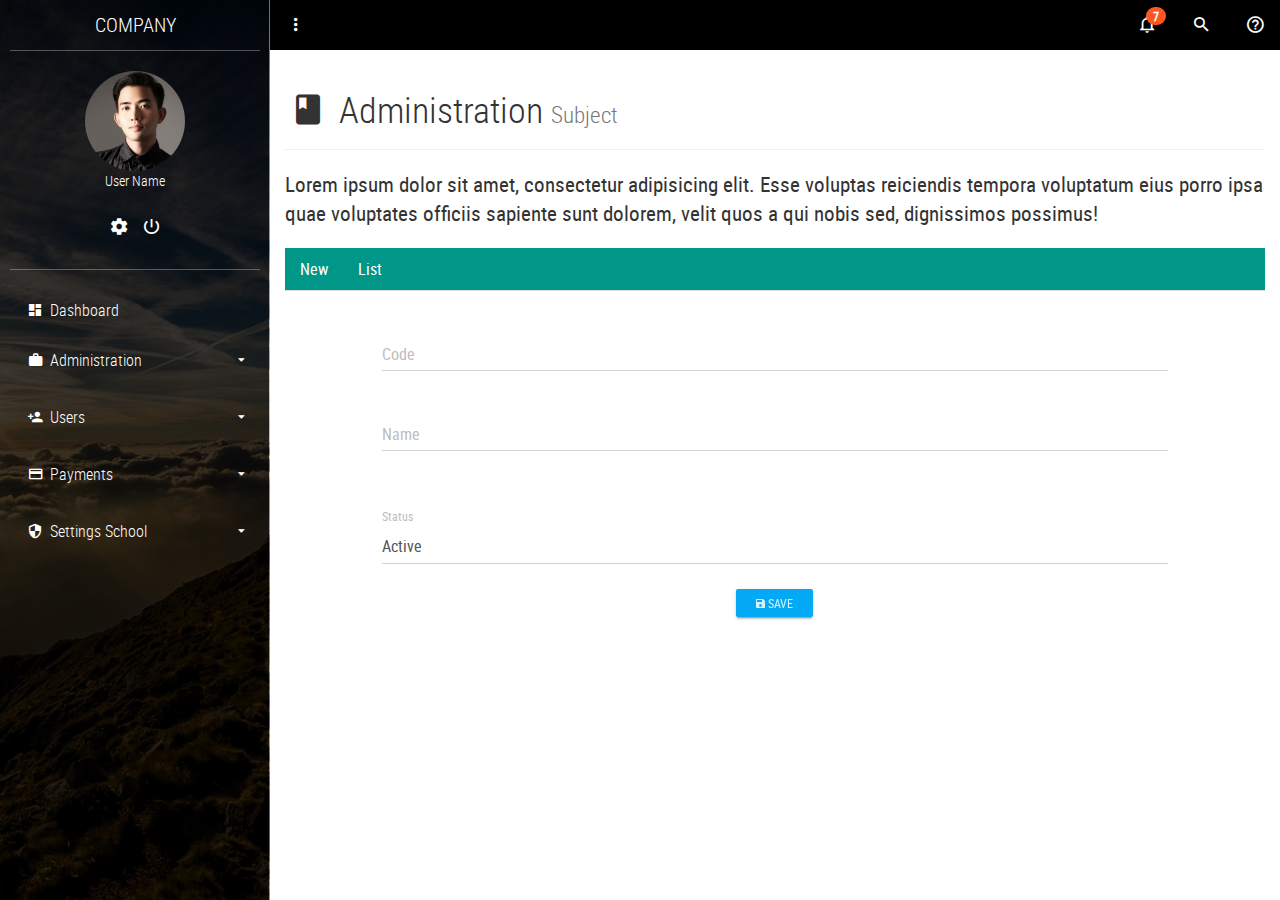
<file: Prueba_Habilitacion/subject.html>
<!DOCTYPE html>
<html lang="es">
<head>
	<title>Subject</title>
	<meta charset="UTF-8">
	<meta name="viewport" content="width=device-width, user-scalable=no, initial-scale=1.0, maximum-scale=1.0, minimum-scale=1.0">
	<link rel="stylesheet" href="./css/main.css">
</head>
<body>
	<!-- SideBar -->
	<section class="full-box cover dashboard-sideBar">
		<div class="full-box dashboard-sideBar-bg btn-menu-dashboard"></div>
		<div class="full-box dashboard-sideBar-ct">
			<!--SideBar Title -->
			<div class="full-box text-uppercase text-center text-titles dashboard-sideBar-title">
				company <i class="zmdi zmdi-close btn-menu-dashboard visible-xs"></i>
			</div>
			<!-- SideBar User info -->
			<div class="full-box dashboard-sideBar-UserInfo">
				<figure class="full-box">
					<img src="./assets/img/avatar.jpg" alt="UserIcon">
					<figcaption class="text-center text-titles">User Name</figcaption>
				</figure>
				<ul class="full-box list-unstyled text-center">
					<li>
						<a href="#!">
							<i class="zmdi zmdi-settings"></i>
						</a>
					</li>
					<li>
						<a href="#!" class="btn-exit-system">
							<i class="zmdi zmdi-power"></i>
						</a>
					</li>
				</ul>
			</div>
			<!-- SideBar Menu -->
			<ul class="list-unstyled full-box dashboard-sideBar-Menu">
				<li>
					<a href="home.html">
						<i class="zmdi zmdi-view-dashboard zmdi-hc-fw"></i> Dashboard
					</a>
				</li>
				<li>
					<a href="#!" class="btn-sideBar-SubMenu">
						<i class="zmdi zmdi-case zmdi-hc-fw"></i> Administration <i class="zmdi zmdi-caret-down pull-right"></i>
					</a>
					<ul class="list-unstyled full-box">
						<li>
							<a href="period.html"><i class="zmdi zmdi-timer zmdi-hc-fw"></i> Period</a>
						</li>
						<li>
							<a href="subject.html"><i class="zmdi zmdi-book zmdi-hc-fw"></i> Subject</a>
						</li>
						<li>
							<a href="section.html"><i class="zmdi zmdi-graduation-cap zmdi-hc-fw"></i> Section</a>
						</li>
						<li>
							<a href="salon.html"><i class="zmdi zmdi-font zmdi-hc-fw"></i> Salon</a>
						</li>
					</ul>
				</li>
				<li>
					<a href="#!" class="btn-sideBar-SubMenu">
						<i class="zmdi zmdi-account-add zmdi-hc-fw"></i> Users <i class="zmdi zmdi-caret-down pull-right"></i>
					</a>
					<ul class="list-unstyled full-box">
						<li>
							<a href="admin.html"><i class="zmdi zmdi-account zmdi-hc-fw"></i> Admin</a>
						</li>
						<li>
							<a href="teacher.html"><i class="zmdi zmdi-male-alt zmdi-hc-fw"></i> Teacher</a>
						</li>
						<li>
							<a href="student.html"><i class="zmdi zmdi-face zmdi-hc-fw"></i> Student</a>
						</li>
						<li>
							<a href="representative.html"><i class="zmdi zmdi-male-female zmdi-hc-fw"></i> Representative</a>
						</li>
					</ul>
				</li>
				<li>
					<a href="#!" class="btn-sideBar-SubMenu">
						<i class="zmdi zmdi-card zmdi-hc-fw"></i> Payments <i class="zmdi zmdi-caret-down pull-right"></i>
					</a>
					<ul class="list-unstyled full-box">
						<li>
							<a href="registration.html"><i class="zmdi zmdi-money-box zmdi-hc-fw"></i> Registration</a>
						</li>
						<li>
							<a href="payments.html"><i class="zmdi zmdi-money zmdi-hc-fw"></i> Payments</a>
						</li>
					</ul>
				</li>
				<li>
					<a href="#!" class="btn-sideBar-SubMenu">
						<i class="zmdi zmdi-shield-security zmdi-hc-fw"></i> Settings School <i class="zmdi zmdi-caret-down pull-right"></i>
					</a>
					<ul class="list-unstyled full-box">
						<li>
							<a href="school.html"><i class="zmdi zmdi-balance zmdi-hc-fw"></i> School Data</a>
						</li>
					</ul>
				</li>
			</ul>
		</div>
	</section>

	<!-- Content page-->
	<section class="full-box dashboard-contentPage">
		<!-- NavBar -->
		<nav class="full-box dashboard-Navbar">
			<ul class="full-box list-unstyled text-right">
				<li class="pull-left">
					<a href="#!" class="btn-menu-dashboard"><i class="zmdi zmdi-more-vert"></i></a>
				</li>
				<li>
					<a href="#!" class="btn-Notifications-area">
						<i class="zmdi zmdi-notifications-none"></i>
						<span class="badge">7</span>
					</a>
				</li>
				<li>
					<a href="#!" class="btn-search">
						<i class="zmdi zmdi-search"></i>
					</a>
				</li>
				<li>
					<a href="#!" class="btn-modal-help">
						<i class="zmdi zmdi-help-outline"></i>
					</a>
				</li>
			</ul>
		</nav>
		<!-- Content page -->
		<div class="container-fluid">
			<div class="page-header">
			  <h1 class="text-titles"><i class="zmdi zmdi-book zmdi-hc-fw"></i> Administration <small>Subject</small></h1>
			</div>
			<p class="lead">Lorem ipsum dolor sit amet, consectetur adipisicing elit. Esse voluptas reiciendis tempora voluptatum eius porro ipsa quae voluptates officiis sapiente sunt dolorem, velit quos a qui nobis sed, dignissimos possimus!</p>
		</div>
		<div class="container-fluid">
			<div class="row">
				<div class="col-xs-12">
					<ul class="nav nav-tabs" style="margin-bottom: 15px;">
					  	<li class="active"><a href="#new" data-toggle="tab">New</a></li>
					  	<li><a href="#list" data-toggle="tab">List</a></li>
					</ul>
					<div id="myTabContent" class="tab-content">
						<div class="tab-pane fade active in" id="new">
							<div class="container-fluid">
								<div class="row">
									<div class="col-xs-12 col-md-10 col-md-offset-1">
									    <form action="">
									    	<div class="form-group label-floating">
											  <label class="control-label">Code</label>
											  <input class="form-control" type="text">
											</div>
									    	<div class="form-group label-floating">
											  <label class="control-label">Name</label>
											  <input class="form-control" type="text">
											</div>
											<div class="form-group">
										      <label class="control-label">Status</label>
										        <select class="form-control">
										          <option>Active</option>
										          <option>Disable</option>
										        </select>
										    </div>
										    <p class="text-center">
										    	<button href="#!" class="btn btn-info btn-raised btn-sm"><i class="zmdi zmdi-floppy"></i> Save</button>
										    </p>
									    </form>
									</div>
								</div>
							</div>
						</div>
					  	<div class="tab-pane fade" id="list">
							<div class="table-responsive">
								<table class="table table-hover text-center">
									<thead>
										<tr>
											<th class="text-center">#</th>
											<th class="text-center">Code</th>
											<th class="text-center">Name</th>
											<th class="text-center">Status</th>
											<th class="text-center">Update</th>
											<th class="text-center">Delete</th>
										</tr>
									</thead>
									<tbody>
										<tr>
											<td>1</td>
											<td>100</td>
											<td>Mathematics</td>
											<td>Active</td>
											<td><a href="#!" class="btn btn-success btn-raised btn-xs"><i class="zmdi zmdi-refresh"></i></a></td>
											<td><a href="#!" class="btn btn-danger btn-raised btn-xs"><i class="zmdi zmdi-delete"></i></a></td>
										</tr>
										<tr>
											<td>2</td>
											<td>500</td>
											<td>Science</td>
											<td>Active</td>
											<td><a href="#!" class="btn btn-success btn-raised btn-xs"><i class="zmdi zmdi-refresh"></i></a></td>
											<td><a href="#!" class="btn btn-danger btn-raised btn-xs"><i class="zmdi zmdi-delete"></i></a></td>
										</tr>
										<tr>
											<td>3</td>
											<td>300</td>
											<td>Social</td>
											<td>Active</td>
											<td><a href="#!" class="btn btn-success btn-raised btn-xs"><i class="zmdi zmdi-refresh"></i></a></td>
											<td><a href="#!" class="btn btn-danger btn-raised btn-xs"><i class="zmdi zmdi-delete"></i></a></td>
										</tr>
										<tr>
											<td>4</td>
											<td>700</td>
											<td>English</td>
											<td>Active</td>
											<td><a href="#!" class="btn btn-success btn-raised btn-xs"><i class="zmdi zmdi-refresh"></i></a></td>
											<td><a href="#!" class="btn btn-danger btn-raised btn-xs"><i class="zmdi zmdi-delete"></i></a></td>
										</tr>
									</tbody>
								</table>
								<ul class="pagination pagination-sm">
								  	<li class="disabled"><a href="#!">«</a></li>
								  	<li class="active"><a href="#!">1</a></li>
								  	<li><a href="#!">2</a></li>
								  	<li><a href="#!">3</a></li>
								  	<li><a href="#!">4</a></li>
								  	<li><a href="#!">5</a></li>
								  	<li><a href="#!">»</a></li>
								</ul>
							</div>
					  	</div>
					</div>
				</div>
			</div>
		</div>
	</section>

	<!-- Notifications area -->
	<section class="full-box Notifications-area">
		<div class="full-box Notifications-bg btn-Notifications-area"></div>
		<div class="full-box Notifications-body">
			<div class="Notifications-body-title text-titles text-center">
				Notifications <i class="zmdi zmdi-close btn-Notifications-area"></i>
			</div>
			<div class="list-group">
			  	<div class="list-group-item">
				    <div class="row-action-primary">
				      	<i class="zmdi zmdi-alert-triangle"></i>
				    </div>
				    <div class="row-content">
				      	<div class="least-content">17m</div>
				      	<h4 class="list-group-item-heading">Tile with a label</h4>
				      	<p class="list-group-item-text">Donec id elit non mi porta gravida at eget metus.</p>
				    </div>
			  	</div>
			  	<div class="list-group-separator"></div>
			  	<div class="list-group-item">
				    <div class="row-action-primary">
				      	<i class="zmdi zmdi-alert-octagon"></i>
				    </div>
				    <div class="row-content">
				      	<div class="least-content">15m</div>
				      	<h4 class="list-group-item-heading">Tile with a label</h4>
				      	<p class="list-group-item-text">Donec id elit non mi porta gravida at eget metus.</p>
				    </div>
			  	</div>
			  	<div class="list-group-separator"></div>
				<div class="list-group-item">
				    <div class="row-action-primary">
				      	<i class="zmdi zmdi-help"></i>
				    </div>
				    <div class="row-content">
				      	<div class="least-content">10m</div>
				      	<h4 class="list-group-item-heading">Tile with a label</h4>
				      	<p class="list-group-item-text">Maecenas sed diam eget risus varius blandit.</p>
				    </div>
				</div>
			  	<div class="list-group-separator"></div>
			  	<div class="list-group-item">
				    <div class="row-action-primary">
				      	<i class="zmdi zmdi-info"></i>
				    </div>
				    <div class="row-content">
				      	<div class="least-content">8m</div>
				      	<h4 class="list-group-item-heading">Tile with a label</h4>
				      	<p class="list-group-item-text">Maecenas sed diam eget risus varius blandit.</p>
				    </div>
			  	</div>
			</div>

		</div>
	</section>

	<!-- Dialog help -->
	<div class="modal fade" tabindex="-1" role="dialog" id="Dialog-Help">
	  	<div class="modal-dialog" role="document">
		    <div class="modal-content">
			    <div class="modal-header">
			        <button type="button" class="close" data-dismiss="modal" aria-label="Close"><span aria-hidden="true">&times;</span></button>
			    	<h4 class="modal-title">Help</h4>
			    </div>
			    <div class="modal-body">
			        <p>
			        	Lorem ipsum dolor sit amet, consectetur adipisicing elit. Nesciunt beatae esse velit ipsa sunt incidunt aut voluptas, nihil reiciendis maiores eaque hic vitae saepe voluptatibus. Ratione veritatis a unde autem!
			        </p>
			    </div>
		      	<div class="modal-footer">
		        	<button type="button" class="btn btn-primary btn-raised" data-dismiss="modal"><i class="zmdi zmdi-thumb-up"></i> Ok</button>
		      	</div>
		    </div>
	  	</div>
	</div>
	<!--====== Scripts -->
	<script src="./js/jquery-3.1.1.min.js"></script>
	<script src="./js/sweetalert2.min.js"></script>
	<script src="./js/bootstrap.min.js"></script>
	<script src="./js/material.min.js"></script>
	<script src="./js/ripples.min.js"></script>
	<script src="./js/jquery.mCustomScrollbar.concat.min.js"></script>
	<script src="./js/main.js"></script>
	<script>
		$.material.init();
	</script>
</body>
</html>
</file>
<file: Habilitacion_MisionTIC/LOGIN.css>
*{
    margin: 0;
    padding: 0;
    box-sizing: border-box;
    font-family: 'Roboto', sans-serif;
    border-radius: 25px;
}
body{
    background: silver;
}

.container{
    width: 100%;
    height: 100vh;
    padding: 10px;
    display: flex;
    justify-content: center;
    align-items: center;
  }
   
  .login-container{
    display: flex;
    width: 650px;
    height: auto;
    background: linear-gradient( black, gray);
    box-shadow: 0 1px 1px 0 rgba(0, 0, 0, .2);
  }
   
  .register, .login{
    flex: 1;
  }
   
  .register{
    padding: 40px;
    position: relative;
  }
   
  .register h2{
    color: #797979;
    margin-bottom: 30px;
  }
   
  .register input{
    width: 100%;
    padding: 5px;
    font-size: 16px;
    margin-bottom: 25px;
    border-top-style: none;
    border-left-style: none;
    border-right-style: none;
    border-bottom: 1px solid #a8a8a8;
    color: #333;
  }
   
  .register input:active,
  .register input:focus{
    outline: none;
  }
   
  .register .submit{
    width: auto;
    padding: 10px;
    background: #f17108;
    color: #fff;
    font-size: 12px;
    box-shadow: 0 0 3px 0 rgba(0, 0, 0, .2);
    cursor: pointer;
  }
   
  .register::after{
    
    position: absolute;
    width: 25px;
    height: 25px;
    top: 50%;
    right: -23px;
    padding: 10px;
    text-align: center;
    font-size: 19px;
    background: #f1f1f1;
    border-radius: 50%;
    transform: translateY(-50%);
    box-shadow: -1px 1px 3px 1px rgba(0, 0, 0, .2);
    color: #7c7c7c;
  }
   
  .login{
    background: linear-gradient( white, gray);
    padding: 40px;
  }
   
  .login h2{
    color: grey;
    margin-bottom: 45px;
  }
   
  .login button i{
    position: absolute;
    top: 12px; 
    left: 12px;
  }
   
  .login button{
    width: 100%;
    margin: 15px 0px;
    padding: 10px;
    box-shadow: 0 0 3px 0 rgba(0, 0, 0, .2);
    cursor: pointer;
    position: relative;
  }
   
  .login .correo{
    background: brown;
    border-style: none;
    color: #fff;
  }
   
  @media only screen and (max-width: 540px){
    .login-container{
      display: block;
    }
   
    .register, .login{
      flex: none;
    }
   
    .register::after{
      top: unset;
      bottom: -25px;
      left: 50%;
      transform: translateX(-50%) rotate(90deg);
    }
  }
</file>
<file: Habilitacion_MisionTIC/Estilo_Registro_de_Ventas.css>
* {
  margin: 0;
  padding: 0;
  box-sizing: border-box;
  border-radius: 24px;
  
}
body {
  background: silver
}
.form-register {
  image-orientation: center ;
  width: 1000px;
  padding: 50px;
  margin: auto;
  margin-top: 50px;
  border-radius: 10px;
  font-family: 'calibri';
  color: grey;
  box-shadow: 7px 13px 37px #000;
  background: linear-gradient( black, gray);
}

.form-register h4 {
  font-size: 22px;
  margin-bottom: 20px;
  
}

.controls {
  width: 100%;
  padding: 10px;
  border-radius: 24px;
  border: 1px solid black;
  font-family: 'Montserrat', sans-serif;
  font-size: 18px;
  color: black;
  background-color: white;
}

.form-register p {
  height: 50px;
  text-align: center;
  font-size: 18px;
  line-height: 40px;
  
}

.form-register a {
  color: black;
  text-decoration: none;
  border-radius: 24;
  text-emphasis-color: black ;
}

.form-register a:hover {
  color: white;
  text-decoration: underline;

}

.form-register .botons {
  border:0;
  background: none;
  display: block;
  margin: 20px auto;
  text-align: center;
  border: 2px solid white;
  padding: 14px 10px;
  color: black;
  border-radius: 50px;
  font-size: 20px;
  border-color: #2ecc71;
  cursor: pointer;
}

body{
  font-family: 'Montserrat', sans-serif;
}

table{
  background-color: white;
  text-align: left;
  border-collapse: collapse;
  width: 100%;
  border-left: solid 1px black;
  border-right: solid 1px black;
  color: #000;
  
}

th, td{
  padding: 20px;
}

thead{
  background-color: white;
  border-bottom: solid 1px black;
  color: black;
  border-top: solid 1px black;
}

tr:nth-child(even){
  background-color:white;
  border-left: solid 1px black;
  border-right: solid 1px black;
  border-bottom: solid 1px black;
}
</file>
<file: Prueba_Habilitacion/css/main.css>
/*========= Importando hojas de estilo =========*/
/* Bootstrap 3.3.7 */
@import url('./bootstrap.min.css');
/* Material desing for Bootstrap */
@import url('./bootstrap-material-design.min.css');
@import url('./ripples.min.css');
/* Sweet Alert 2 */
@import url('./sweetalert2.css');
/* Malihu jQuery custom content scroller 3.1.5 */
@import url('./jquery.mCustomScrollbar.css');
/* Material Design Iconic Font 2.2.0 */
@import url('./material-design-iconic-font.min.css');
/*============ Fonts */
@font-face {
    font-family: 'RobotoCondensedLight';
    src: url('../fonts/robotocondensed-light.eot');
    src: url('../fonts/robotocondensed-light.eot?#iefix') format('embedded-opentype'),
         url('../fonts/robotocondensed-light.woff2') format('woff2'),
         url('../fonts/robotocondensed-light.woff') format('woff'),
         url('../fonts/robotocondensed-light.ttf') format('truetype'),
         url('../fonts/robotocondensed-light.svg#roboto_condensedlight') format('svg');
    font-weight: normal;
    font-style: normal;
}
@font-face {
    font-family: 'RobotoCondensed';
    src: url('../fonts/robotocondensed-regular.eot');
    src: url('../fonts/robotocondensed-regular.eot?#iefix') format('embedded-opentype'),
         url('../fonts/robotocondensed-regular.woff2') format('woff2'),
         url('../fonts/robotocondensed-regular.woff') format('woff'),
         url('../fonts/robotocondensed-regular.ttf') format('truetype'),
         url('../fonts/robotocondensed-regular.svg#roboto_condensedregular') format('svg');
    font-weight: normal;
    font-style: normal;
}
/*============ Estilos generales*/
body, html{
	background-color: #fff;
	width: 100%;
	height: 100%;
	margin: 0;
	padding: 0;
	position: relative;
	font-size: 16px;
	font-family: 'RobotoCondensed';
	overflow: hidden;
}
.full-box{
	margin: 0;
	padding: 0;
	width: 100%;
	box-sizing: border-box;
}
.cover{
	background: 50% 50% no-repeat;
	background-size: cover;
}
.text-titles{
	font-family: 'RobotoCondensedLight'
}
/*============ LogIn*/
.logInForm{
	position: absolute;
	color: #fff;
	top: 50%;
	left: 50%;
	transform: translate(-50%, -50%);
	width: 90%;
	max-width: 300px;
	padding: 15px;
	box-shadow: 0 0 3px rgba(0,0,0,.7);
	border-radius: 0 0 2px 2px;
	background-color: rgba(0, 0, 0, .7);
}
.logInForm p,
.logInForm label{
	color: #FFF;
}
/*============ Partes del dashboard*/
.dashboard-sideBar,
.dashboard-contentPage{
	position: absolute;
	top: 0;
	height: 100%;
	transition: all .3s ease-in-out;
}
/*sideBar*/
.dashboard-sideBar,
.dashboard-sideBar-ct{
	width: 270px;
}
.dashboard-sideBar{
	left: 0;
	z-index: 2;
	background-image: url('../assets/img/sideBar-font.jpg');
	border-right: 1px solid rgba(255, 255, 255, .4);
	overflow: hidden;
}
.dashboard-sideBar-ct{
	position: relative;
	height: 100%;
	background-color: rgba(0, 0, 0, .77);
	padding: 0 10px;
	padding-bottom: 30px;
}
.dashboard-sideBar-title,
.dashboard-sideBar-title > i{
	height: 50px;
	line-height: 50px;
	color: #fff;
	font-size: 20px;
}
.dashboard-sideBar-title{
	position: relative;
}
.dashboard-sideBar-title > i{
	position: absolute;
	top: 0;
	left: 0;
	cursor: pointer;
	width: 40px;
}
.dashboard-sideBar-UserInfo{
	border-top: 1px solid rgba(255, 255, 255, .3);
	border-bottom: 1px solid rgba(255, 255, 255, .3);
	color: #fff;
	font-size: 14px;
	padding: 20px 0;
}
.dashboard-sideBar-UserInfo figure img{
	width: 100px;
	height: 100px;
	border-radius: 100%;
	display: block;
	margin: 0 auto;
}
.dashboard-sideBar-UserInfo ul{
	margin-top: 15px;
}
.dashboard-sideBar-UserInfo ul > li,
.dashboard-sideBar-UserInfo ul > li > a{
	display: inline-block;
	color: #fff;
}
.dashboard-sideBar-UserInfo ul > li > a{
	outline: none;
	font-size: 20px;
	padding: 7px;
	transition: all .3s ease-in-out;
}
.dashboard-sideBar-UserInfo ul > li > a:hover{
	color: #FF5722;
}
.dashboard-sideBar-Menu{
	padding-top: 15px;
}
.dashboard-sideBar-Menu > li,
.dashboard-sideBar-Menu > li > a,
.dashboard-sideBar-Menu > li > ul > li,
.dashboard-sideBar-Menu > li > ul > li > a{
	line-height: 50px;
	font-family: "RobotoCondensedLight";
	display: block;
	color: #fff;
	text-decoration: none;
	border-radius: 4px;
	transition: all .3s ease-in-out;
	position: relative;
}
.dashboard-sideBar-Menu > li > a > i.zmdi-caret-down{
	line-height: 50px;
	transition: all .3s ease-in-out; 
}
.dashboard-sideBar-Menu > li > a{
	padding: 0 15px;
	box-sizing: border-box;
	height: 50px;
	outline: none;
}
.dashboard-sideBar-Menu > li > a:hover{
	background-color: rgba(255, 255, 255, .1);
}
.dashboard-sideBar-Menu > li > ul{
	position: relative;
	padding-top: 7px;
	height: 0;
	overflow: hidden;
}
.show-sideBar-SubMenu{
	height: auto !important;
	overflow: auto !important;
}
.dashboard-sideBar-Menu > li > ul > li,
.dashboard-sideBar-Menu > li > ul > li > a{
	height: 40px;
	line-height: 40px;
	border-radius: 0;
}
.dashboard-sideBar-Menu > li > ul > li{
	padding-left: 27px;
}
.dashboard-sideBar-Menu > li > ul > li > a{
	border-left: 3px solid transparent;
	outline: none;
}
.dashboard-sideBar-Menu > li > ul > li > a:hover{
	border-left: 3px solid #FF5722;
	color: #FF5722;
}
/*contentPage*/
.dashboard-contentPage{
	right: 0;
	z-index: 1;
	padding-left: 270px;
}
.dashboard-Navbar,
.dashboard-Navbar > ul,
.dashboard-Navbar > ul >li,
.dashboard-Navbar > ul > li > a{
	height: 50px;
	line-height: 50px;
}
.dashboard-Navbar > ul > li > a{
	outline: none;
}
.dashboard-Navbar{
	background-color: #000;
	overflow: hidden;
}
.dashboard-Navbar > ul >li,
.dashboard-Navbar > ul > li > a{
	display: inline-block;
	width: 50px;
	text-align: center;
	color: #fff;
	margin: 0;
	padding: 0;
	font-size: 20px;
	transition: all .3s ease-in-out;
	position: relative;
}
.dashboard-Navbar > ul > li > a:hover{
	background-color: rgba(255, 255, 255, .1);
	color: #FF5722;
}
.dashboard-Navbar > ul > li > a > span.badge{
	position: absolute;
	top: 7px;
	right: 6px;
	background-color: #FF5722;
	transition: all .3s ease-in-out;
}
.dashboard-Navbar > ul > li > a:hover span.badge{
	background-color: #FFF;
	color: #333;
}
/*============ Area de notificaciones*/
.Notifications-area{
	height: 100%;
	position: fixed;
	z-index: 99;
	transition: all .3s ease-in-out;
	overflow: hidden;
	opacity: 0;
	pointer-events: none;
}
.Notifications-bg,
.Notifications-body{
	height: 100%;
	position: absolute;
	top: 0;
	right: 0;
}
.Notifications-bg{
	z-index: 1;
	background-color: rgba(0, 0, 0, .7);
}
.Notifications-body{
	z-index: 2;
	background-color: #FFF;
	width: 100%;
	max-width: 300px;
	transform: translateX(300px);
	transition: all .3s ease-in-out;
}
.Notifications-body-title,
.Notifications-body-title > i{
	height: 50px;
	line-height: 50px;
	font-size: 20px;
}
.Notifications-body-title{
	background-color: #FF5722;
	color: #fff;
	position: relative;
}
.Notifications-body-title > i{
	position: absolute;
	top: 0;
	left: 0;
	cursor: pointer;
	width: 50px;
}
.show-Notification-area{
	opacity: 1 !important;
	pointer-events: auto !important;
}
.show-Notification-area > .Notifications-body{
	transform: translateX(0) !important;
}
/*============ Estilos home*/
.tile{
	max-width: 300px;
	height: 180px;
	background-color: #fff;
	color: rgba(43, 174, 168, 1);
	position: relative;
	display: inline-block;
	box-shadow: 0 1px 7px rgba(0, 0, 0, .2);
	overflow: hidden;
	cursor: pointer;
	margin: 10px;
}
.tile:hover > .tile-icon > i,
.tile:hover > .tile-number{
	color: rgba(43, 174, 168, 1);
}
.tile-title,
.tile-icon,
.tile-number{
	position: absolute;
}
.tile-title{
	height: 40px;
	line-height: 40px;
	font-size: 20px;
	background-color: rgb(43, 174, 168);
	color: #fff;
	top: 0;
	left: 0;
}
.tile-icon,
.tile-number{
	bottom: 0;
	height: 140px;
	width: 150px;
}
.tile-icon{
	left: 0;
}
.tile-icon > i{
	line-height: 140px;
	font-size: 117px;
}
.tile-icon > i,
.tile-number{
	color: rgba(43, 174, 168, .4);
	transition: all .3s ease-in-out;
}
.tile-number{
	right: 0;
	-webkit-user-select: none;
	-moz-user-select: none;
	-ms-user-select: none;
}
.tile-number > p{
	font-size: 70px;
}
.tile-number > small{
	font-size: 17px;
}
/*TimeLine*/
.cd-container {
  width: 90%;
  max-width: 1170px;
  margin: 0 auto;
}
.cd-container::after {
  content: '';
  display: table;
  clear: both;
}
#cd-timeline {
  position: relative;
  padding: 2em 0;
  margin-top: 2em;
  margin-bottom: 2em;
}
#cd-timeline::before {
  content: '';
  position: absolute;
  top: 0;
  left: 18px;
  height: 100%;
  width: 4px;
  background: #d7e4ed;
}
.cd-timeline-block {
  position: relative;
  margin: 2em 0;
}
.cd-timeline-block::after {
  content: "";
  display: table;
  clear: both;
}
.cd-timeline-block:first-child {
  margin-top: 0;
}
.cd-timeline-block:last-child {
  margin-bottom: 0;
}
.cd-timeline-img {
  position: absolute;
  top: 0;
  left: 0;
  width: 40px;
  height: 40px;
  border-radius: 50%;
  box-shadow: 0 0 0 4px rgba(0,0,0,.09);
}
.cd-timeline-img img {
  display: block;
  width: 40px;
  height: 40px;
  position: relative;
  border-radius: 50%;
}
.cd-timeline-content {
  position: relative;
  margin-left: 60px;
  border-radius: 0.25em;
  padding: 1em;
  background-color: #01579B;
  color: #fff;
}
.cd-timeline-content::after {
  content: "";
  display: table;
  clear: both;
}
.cd-timeline-content .cd-date {
  display: inline-block;
}
.cd-timeline-content p {
  margin: 1em 0;
  line-height: 1.6;
}
.cd-timeline-content .cd-date {
  float: left;
  padding: .8em 0;
}
.cd-timeline-content::before {
  content: '';
  position: absolute;
  top: 16px;
  right: 100%;
  height: 0;
  width: 0;
  border: 7px solid transparent;
  border-right: 7px solid #01579B;
}
@media (min-width: 1200px) {
    #cd-timeline {
        margin-top: 3em;
        margin-bottom: 3em;
    }
    #cd-timeline::before {
        left: 50%;
        margin-left: -2px;
    }
    .cd-timeline-block {
        margin: 4em 0;
    }
    .cd-timeline-block:first-child {
        margin-top: 0;
    }
    .cd-timeline-block:last-child {
        margin-bottom: 0;
    }
    .cd-timeline-img {
        width: 60px;
        height: 60px;
        left: 50%;
        margin-left: -30px;
        -webkit-transform: translateZ(0);
        -webkit-backface-visibility: hidden;
    }
    .cd-timeline-img img{
        width: 60px;
        height: 60px;
    }
    .cd-timeline-content .cd-date {
        color: #01579B;
    }
    .cd-timeline-content {
        margin-left: 0;
        width: 45%;
    }
  .cd-timeline-content::before {
    top: 24px;
    left: 100%;
    border-color: transparent;
    border-left-color: #01579B;
  }
  .cd-timeline-content .cd-date {
    position: absolute;
    width: 100%;
    left: 122%;
    top: 6px;
    font-size: 16px;
    font-size: 1rem;
  }
  .cd-timeline-block:nth-child(even) .cd-timeline-content {
    float: right;
  }
  .cd-timeline-block:nth-child(even) .cd-timeline-content::before {
    top: 24px;
    left: auto;
    right: 100%;
    border-color: transparent;
    border-right-color: #01579B;
  }
  .cd-timeline-block:nth-child(even) .cd-timeline-content .cd-date {
    left: auto;
    right: 122%;
    text-align: right;
  }
}

/*======= MEDIA QUERIES*/
@media (max-width: 767px){
	.dashboard-sideBar{
		width: 100%;
		z-index: 99;
		background-image: none;
		background-color: transparent;
		border-right: none;
		opacity: 0;
		pointer-events: none;
		overflow: hidden;
	}
	.dashboard-sideBar-ct,
	.dashboard-sideBar-bg{
		position: absolute;
		top: 0;
		left: 0;
	}
	.dashboard-sideBar-ct{
		background-color: #000;
		border-right: 1px solid rgba(255, 255, 255, .3);
		z-index: 3;
		max-width: 270px;
		width: 100%;
		transition: all .3s ease-in-out;
		transform: translateX(-270px);
	}
	.dashboard-sideBar-bg{
		height: 100%;
		background-color: rgba(0, 0, 0, .6);
		z-index: 2;
	}
	.dashboard-contentPage{
		padding-left: 0;
	}
	.show-sidebar{
		pointer-events: auto !important;
		opacity: 1 !important;
	}
	.show-sidebar > .dashboard-sideBar-ct{
		transform: translateX(0) !important;
	}
}
@media (min-width: 768px) and (max-width: 991px){
	.hide-sidebar{
		pointer-events: none;
		opacity: 0;
		border-right: none;
		transform: translateX(-270px);
	}
	.no-paddin-left{
		padding-left: 0;
	}
}
@media (min-width: 992px) and (max-width: 1199px){
	.hide-sidebar{
		pointer-events: none;
		opacity: 0;
		border-right: none;
		transform: translateX(-270px);
	}
	.no-paddin-left{
		padding-left: 0;
	}
}
@media (min-width: 1200px){
	.hide-sidebar{
		pointer-events: none;
		opacity: 0;
		border-right: none;
		transform: translateX(-270px);
	}
	.no-paddin-left{
		padding-left: 0;
	}
}
</file>
